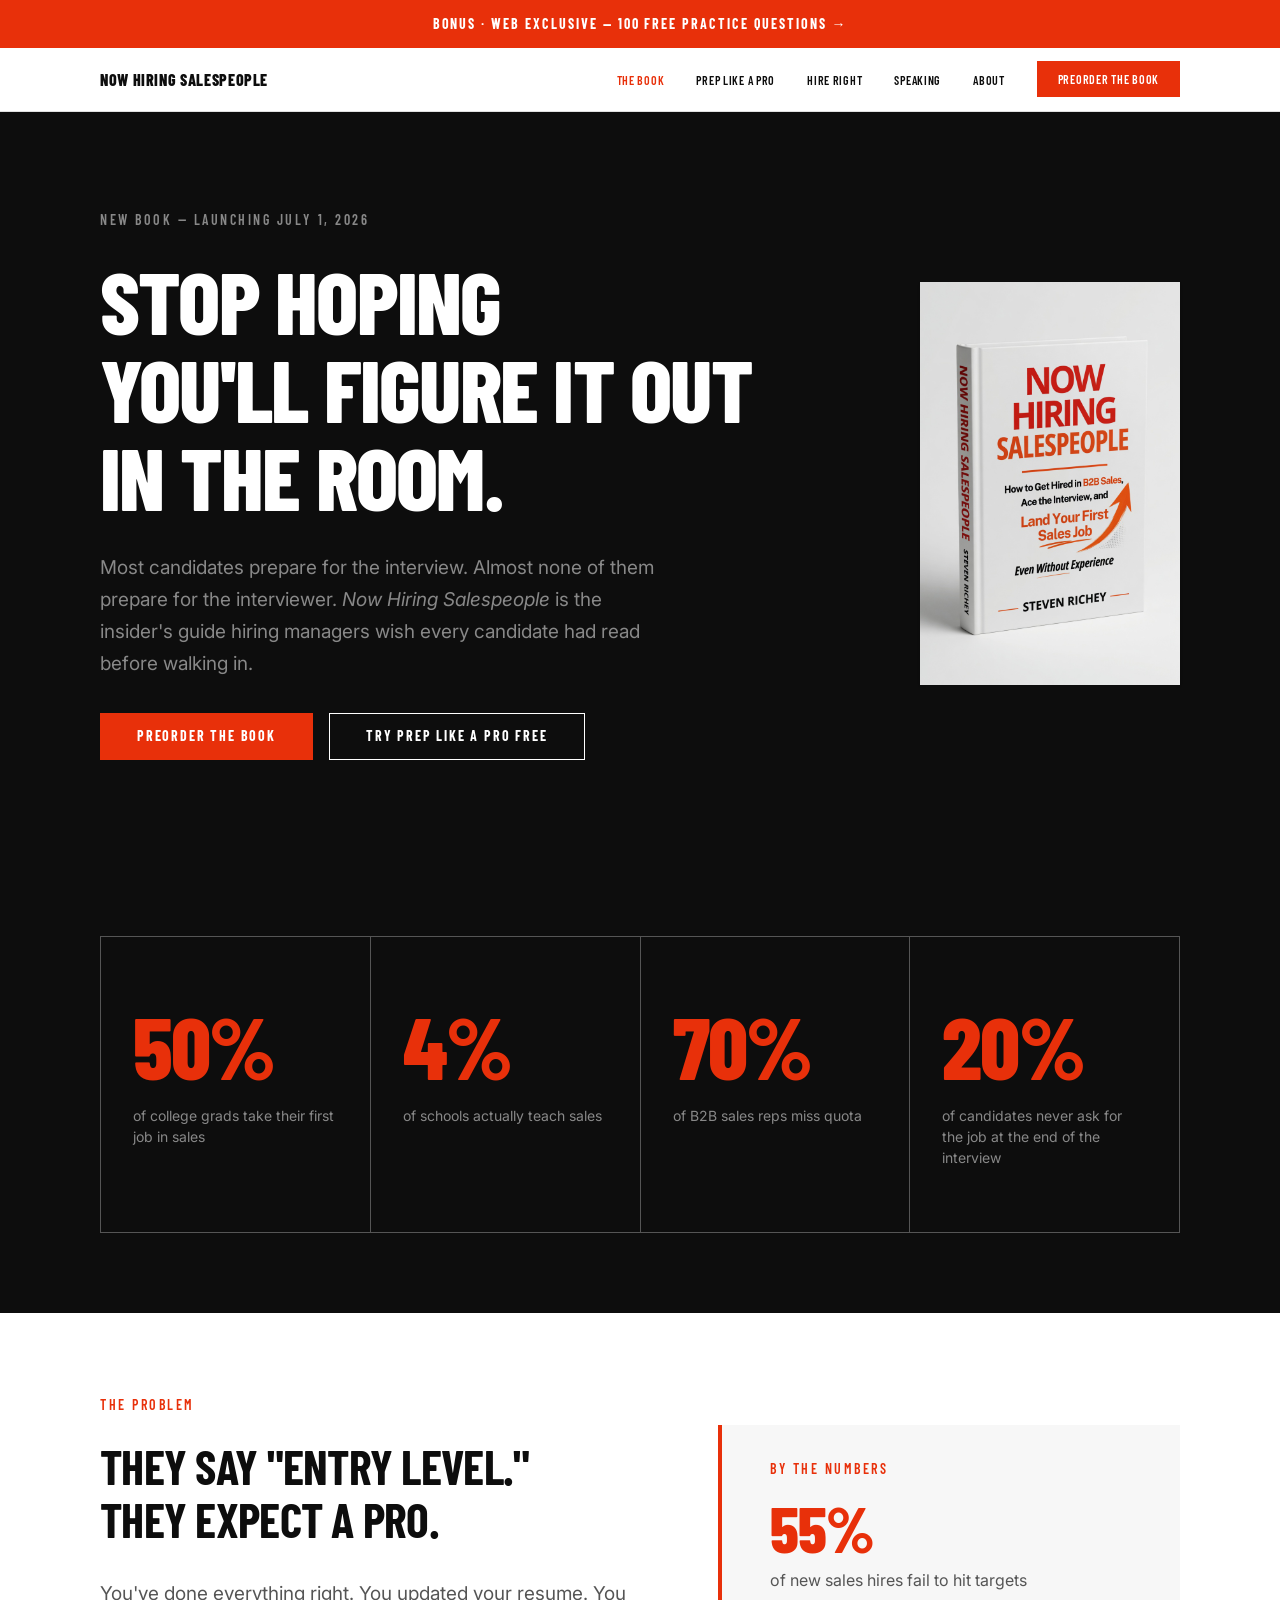
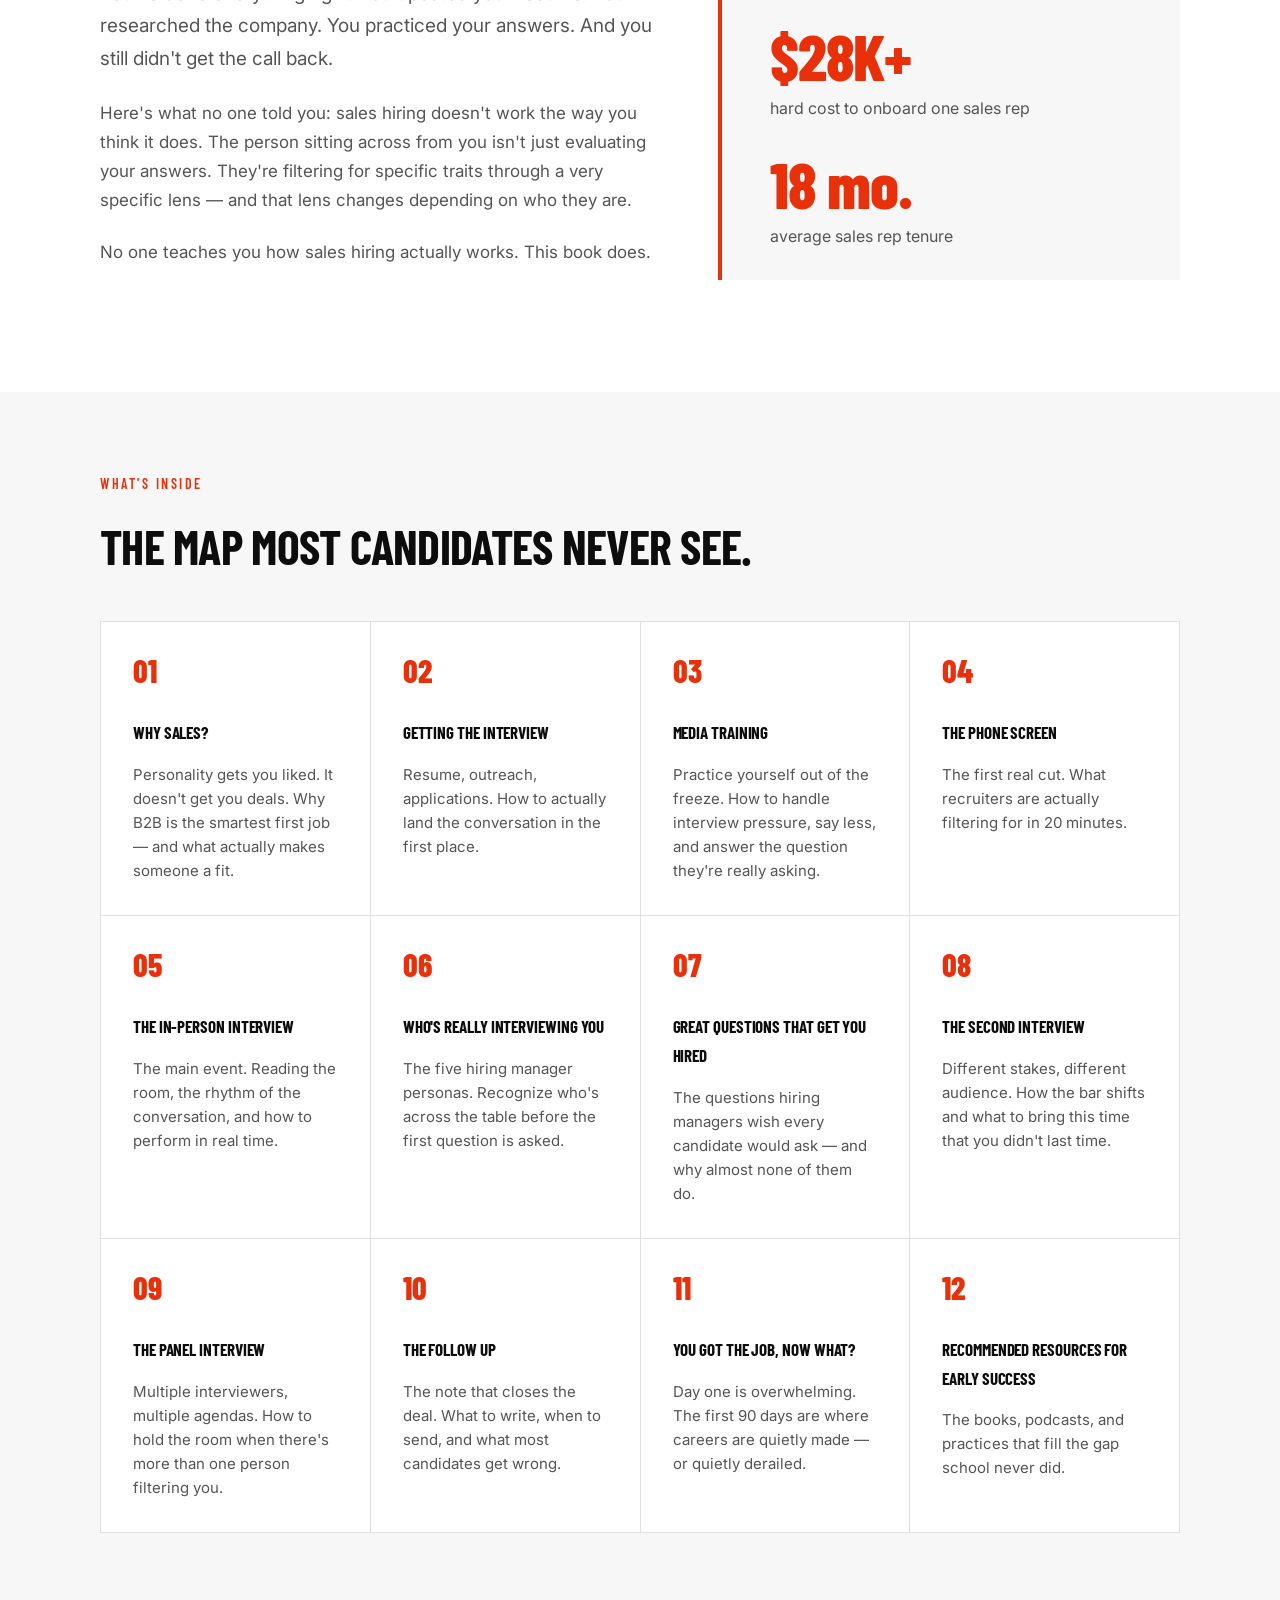
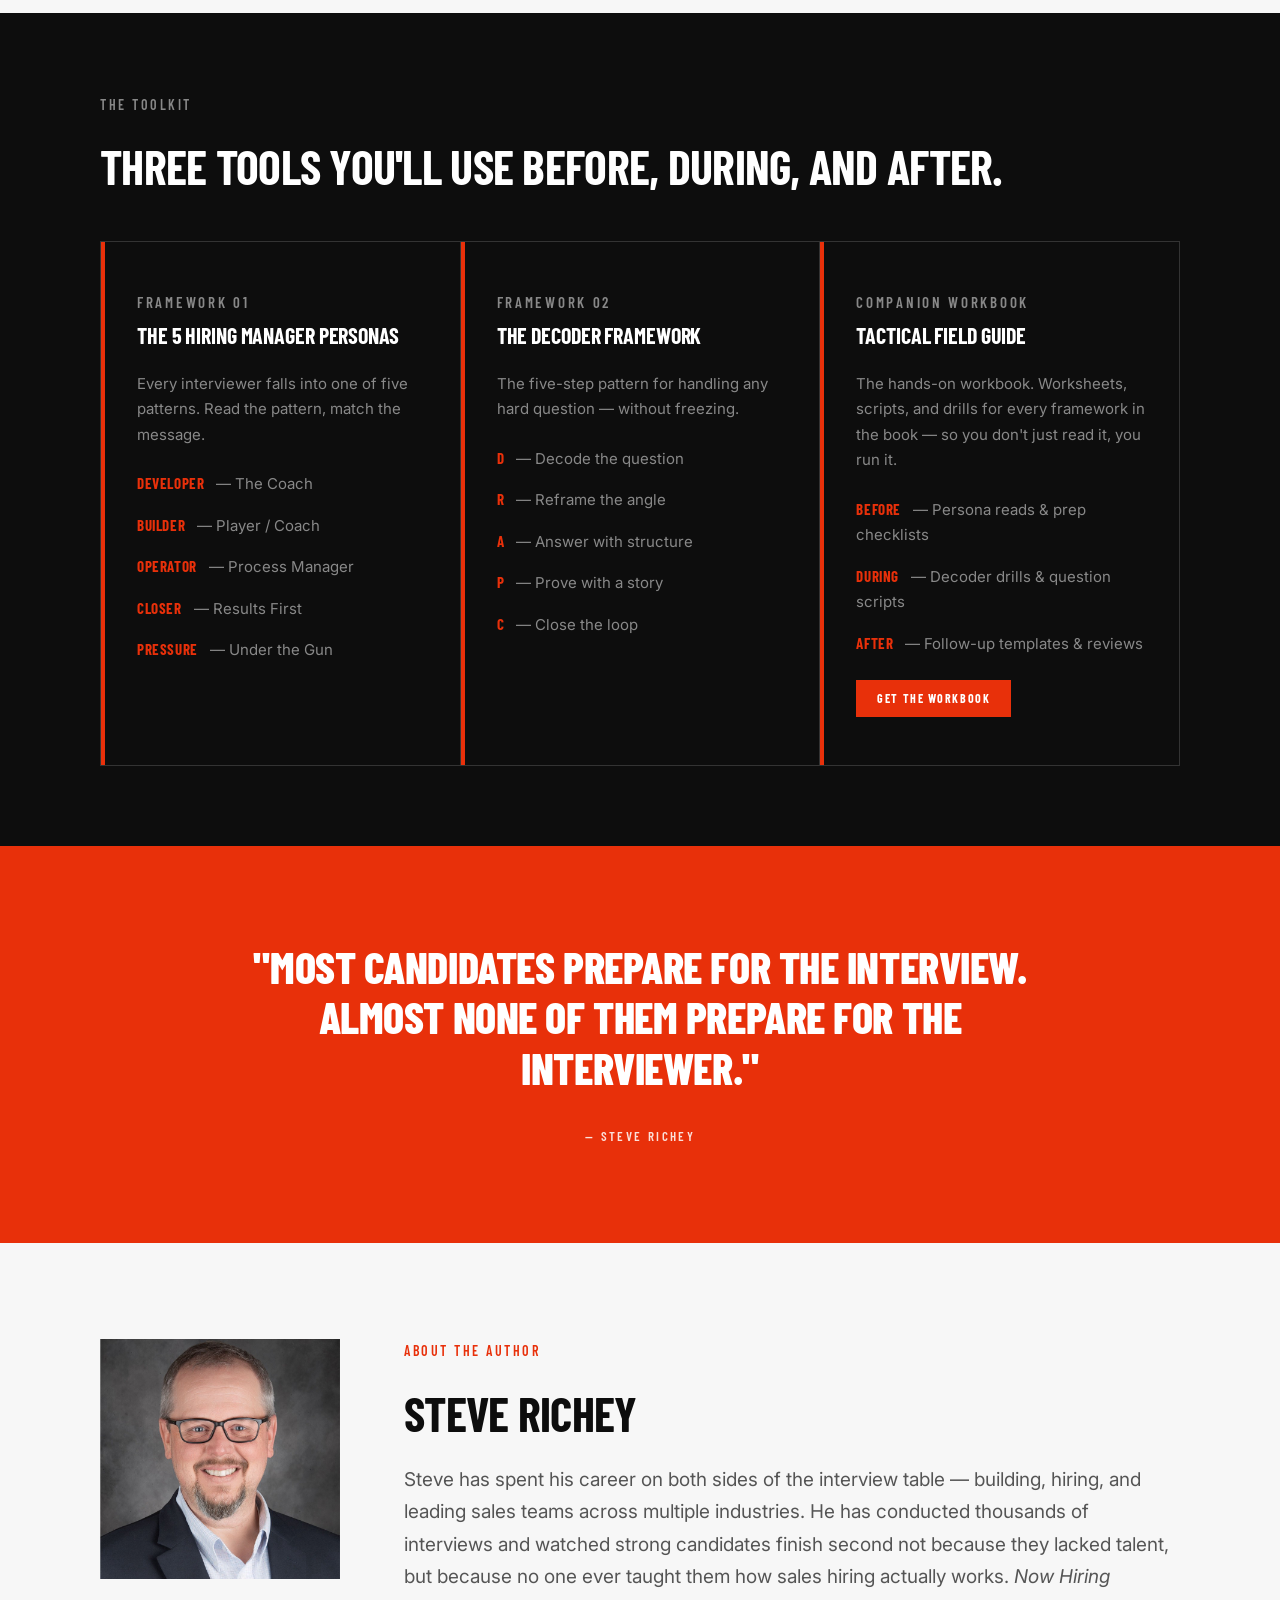
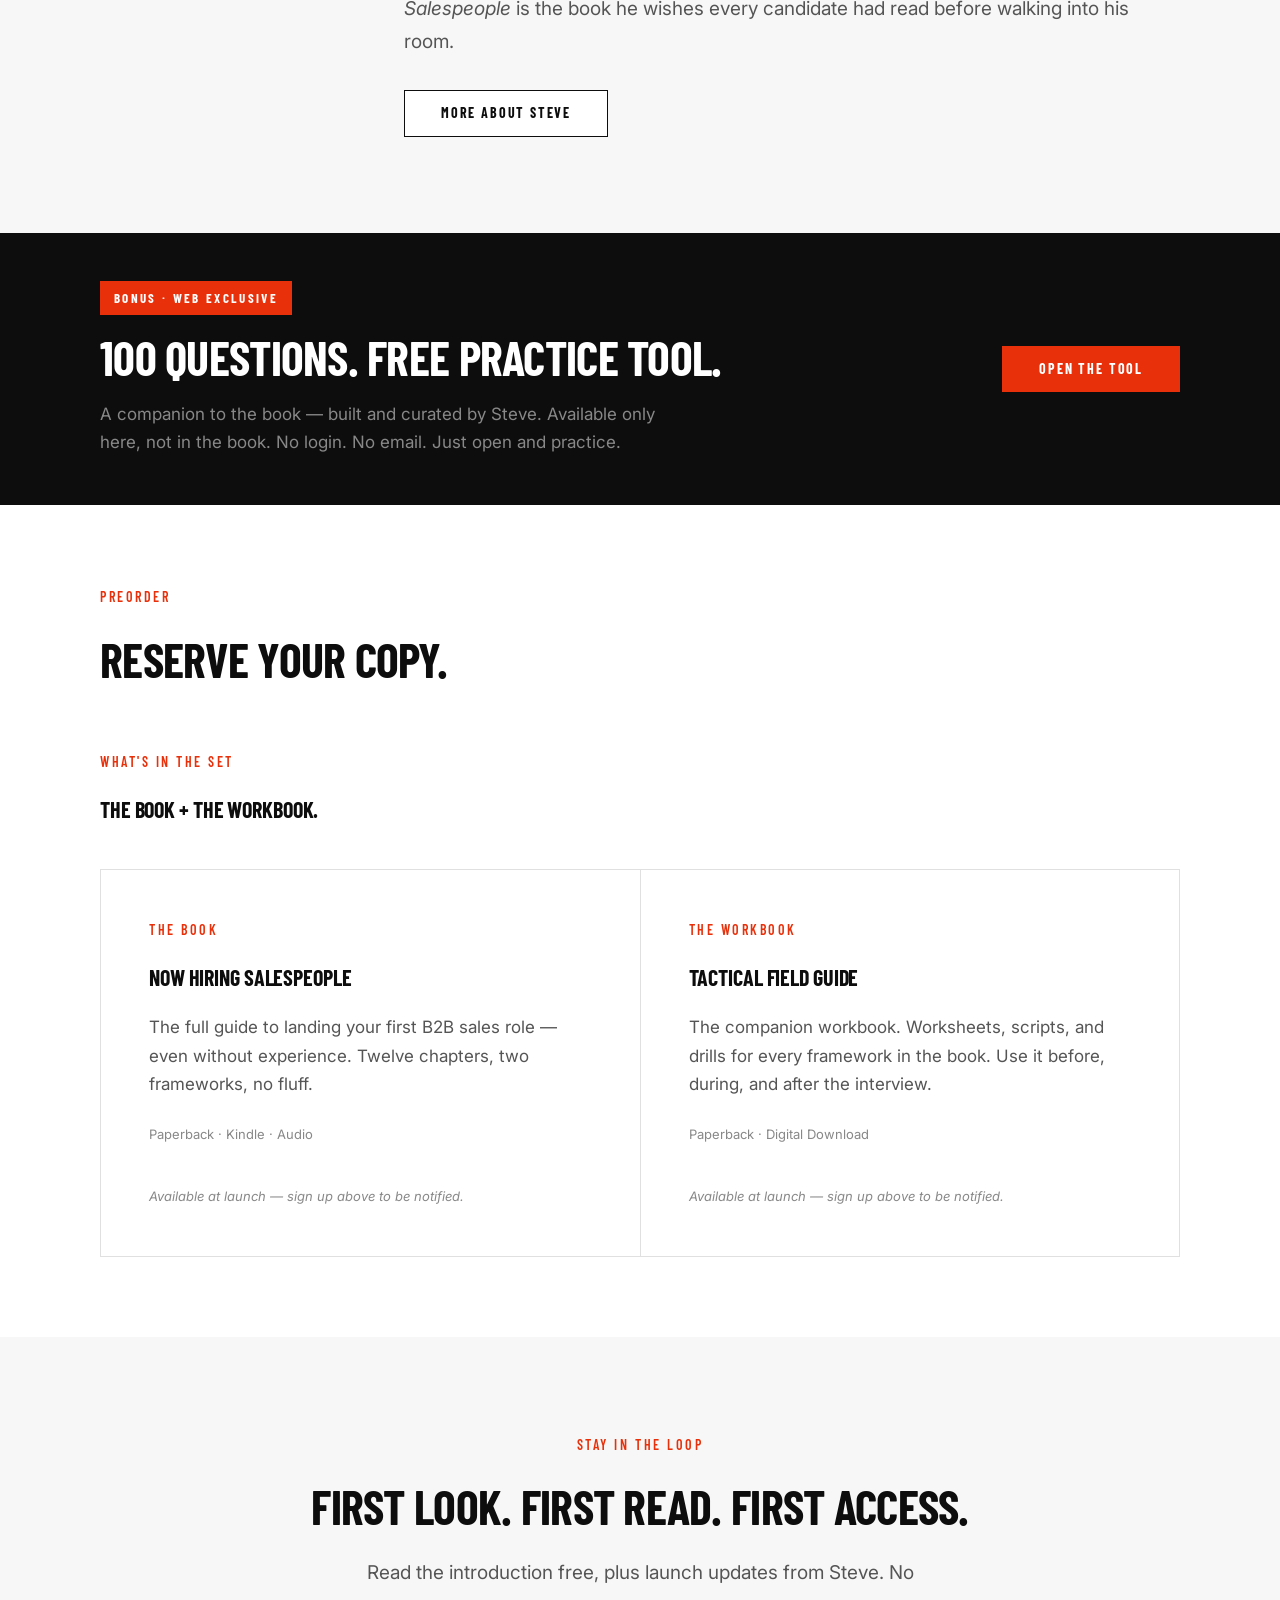
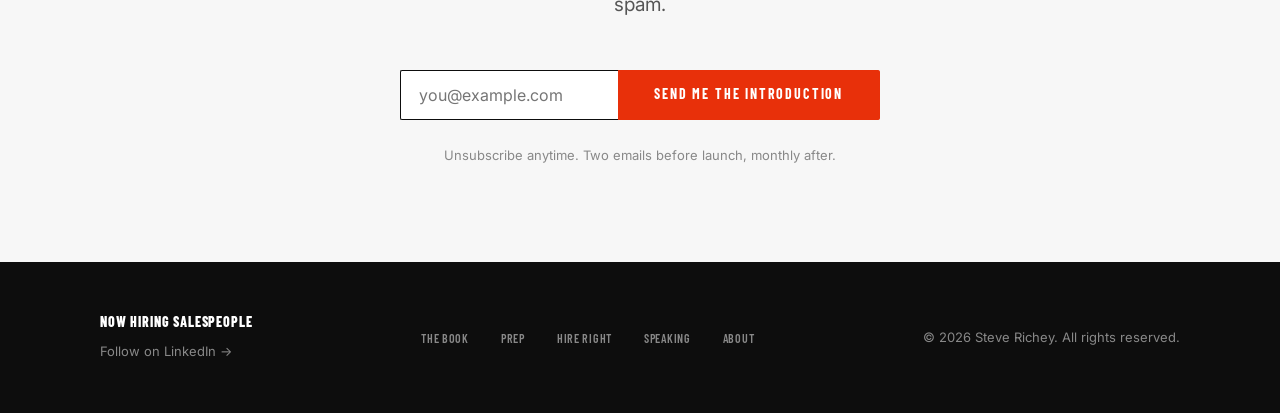
<file: index.html>
<!DOCTYPE html>
<html lang="en">
<head>
  <meta charset="UTF-8">
  <meta name="viewport" content="width=device-width, initial-scale=1.0">
  <title>Now Hiring Salespeople — How to Get Hired in B2B Sales</title>
  <meta name="description" content="The insider's guide hiring managers wish every candidate had read. By Steve Richey. Launches July 1, 2026.">
  <link rel="preconnect" href="https://fonts.googleapis.com">
  <link rel="preconnect" href="https://fonts.gstatic.com" crossorigin>
  <link href="https://fonts.googleapis.com/css2?family=Barlow+Condensed:wght@400;500;600;700;800&family=Inter:wght@400;500;600;700&display=swap" rel="stylesheet">
  <link rel="stylesheet" href="css/styles.css">
</head>
<body>

  <!-- ========== Top Banner — Bonus Tool ========== -->
  <a href="prep-questions.html" style="display:block;background:#E8300A;color:#fff;text-align:center;padding:12px 24px;font-family:'Barlow Condensed',sans-serif;font-weight:700;font-size:14px;letter-spacing:0.14em;text-transform:uppercase;text-decoration:none;">
    Bonus · Web Exclusive — 100 Free Practice Questions →
  </a>

  <!-- ========== Nav ========== -->
  <nav class="nav" style="position:sticky;top:0;z-index:100;background:#FFFFFF;border-bottom:1px solid #E0E0E0;height:64px;display:flex;align-items:center;padding:0 48px;">
    <div class="nav-inner">
      <a href="index.html" class="nav-brand">Now Hiring Salespeople</a>
      <button class="nav-toggle" aria-expanded="false" aria-label="Toggle navigation">Menu</button>
      <ul class="nav-links">
        <li><a href="index.html">The Book</a></li>
        <li><a href="prep.html">Prep Like a Pro</a></li>
        <li><a href="hire-right.html">Hire Right</a></li>
        <li><a href="speaking.html">Speaking</a></li>
        <li><a href="about.html">About</a></li>
        <li><a href="#order" class="btn btn-cta" style="padding:10px 20px;font-size:12px;">Preorder the Book</a></li>
      </ul>
    </div>
  </nav>

  <!-- ========== Hero ========== -->
  <section class="hero section-dark">
    <div class="hero-grid">
      <div>
        <p class="eyebrow">New Book — Launching July 1, 2026</p>
        <h1 class="hero-title">Stop Hoping<br>You'll Figure It Out<br>In The Room.</h1>
        <p class="hero-subtitle">Most candidates prepare for the interview. Almost none of them prepare for the interviewer. <em>Now Hiring Salespeople</em> is the insider's guide hiring managers wish every candidate had read before walking in.</p>
        <div class="btn-row">
          <a href="#order" class="btn btn-cta">Preorder the Book</a>
          <a href="prep.html" class="btn btn-secondary" style="background:transparent;color:#fff;border-color:#fff;">Try Prep Like a Pro Free</a>
        </div>
      </div>
      <div>
        <img src="images/book-cover.jpg" alt="Now Hiring Salespeople — book cover" class="hero-image" width="320" height="480" style="width:100%;max-width:320px;height:auto;display:block;">
      </div>
    </div>
  </section>

  <!-- ========== Stats ========== -->
  <section class="stats" aria-label="Sales hiring stats">
    <div class="stats-grid">
      <div class="stat">
        <div class="stat-number">50%</div>
        <div class="stat-label">of college grads take their first job in sales</div>
      </div>
      <div class="stat">
        <div class="stat-number">4%</div>
        <div class="stat-label">of schools actually teach sales</div>
      </div>
      <div class="stat">
        <div class="stat-number">70%</div>
        <div class="stat-label">of B2B sales reps miss quota</div>
      </div>
      <div class="stat">
        <div class="stat-number">20%</div>
        <div class="stat-label">of candidates never ask for the job at the end of the interview</div>
      </div>
    </div>
  </section>

  <!-- ========== Problem ========== -->
  <section class="section">
    <div class="section-inner">
      <div class="two-col">
        <div>
          <p class="eyebrow">The Problem</p>
          <h2 class="h2">They Say "Entry Level."<br>They Expect a Pro.</h2>
          <p class="body-large mt-8">You've done everything right. You updated your resume. You researched the company. You practiced your answers. And you still didn't get the call back.</p>
          <p class="body mt-6">Here's what no one told you: sales hiring doesn't work the way you think it does. The person sitting across from you isn't just evaluating your answers. They're filtering for specific traits through a very specific lens — and that lens changes depending on who they are.</p>
          <p class="body mt-6">No one teaches you how sales hiring actually works. This book does.</p>
        </div>
        <div>
          <div class="callout">
            <p class="eyebrow" style="margin-bottom:16px;">By the numbers</p>
            <div style="display:flex;flex-direction:column;gap:32px;">
              <div>
                <div class="stat-number" style="color:#E8300A;font-size:64px;line-height:1;">55%</div>
                <p style="margin-top:8px;font-size:16px;color:#555;line-height:1.5;">of new sales hires fail to hit targets</p>
              </div>
              <div>
                <div class="stat-number" style="color:#E8300A;font-size:64px;line-height:1;">$28K+</div>
                <p style="margin-top:8px;font-size:16px;color:#555;line-height:1.5;">hard cost to onboard one sales rep</p>
              </div>
              <div>
                <div class="stat-number" style="color:#E8300A;font-size:64px;line-height:1;">18 mo.</div>
                <p style="margin-top:8px;font-size:16px;color:#555;line-height:1.5;">average sales rep tenure</p>
              </div>
            </div>
          </div>
        </div>
      </div>
    </div>
  </section>

  <!-- ========== What's Inside (Chapters) ========== -->
  <section class="section section-grey">
    <div class="section-inner">
      <p class="eyebrow">What's Inside</p>
      <h2 class="h2 mb-12">The Map Most Candidates Never See.</h2>
      <div class="grid">
        <div class="grid-tile">
          <div class="grid-tile-number">01</div>
          <div class="grid-tile-title">Why Sales?</div>
          <p class="grid-tile-body">Personality gets you liked. It doesn't get you deals. Why B2B is the smartest first job — and what actually makes someone a fit.</p>
        </div>
        <div class="grid-tile">
          <div class="grid-tile-number">02</div>
          <div class="grid-tile-title">Getting the Interview</div>
          <p class="grid-tile-body">Resume, outreach, applications. How to actually land the conversation in the first place.</p>
        </div>
        <div class="grid-tile">
          <div class="grid-tile-number">03</div>
          <div class="grid-tile-title">Media Training</div>
          <p class="grid-tile-body">Practice yourself out of the freeze. How to handle interview pressure, say less, and answer the question they're really asking.</p>
        </div>
        <div class="grid-tile">
          <div class="grid-tile-number">04</div>
          <div class="grid-tile-title">The Phone Screen</div>
          <p class="grid-tile-body">The first real cut. What recruiters are actually filtering for in 20 minutes.</p>
        </div>
        <div class="grid-tile">
          <div class="grid-tile-number">05</div>
          <div class="grid-tile-title">The In-Person Interview</div>
          <p class="grid-tile-body">The main event. Reading the room, the rhythm of the conversation, and how to perform in real time.</p>
        </div>
        <div class="grid-tile">
          <div class="grid-tile-number">06</div>
          <div class="grid-tile-title">Who's Really Interviewing You</div>
          <p class="grid-tile-body">The five hiring manager personas. Recognize who's across the table before the first question is asked.</p>
        </div>
        <div class="grid-tile">
          <div class="grid-tile-number">07</div>
          <div class="grid-tile-title">Great Questions That Get You Hired</div>
          <p class="grid-tile-body">The questions hiring managers wish every candidate would ask — and why almost none of them do.</p>
        </div>
        <div class="grid-tile">
          <div class="grid-tile-number">08</div>
          <div class="grid-tile-title">The Second Interview</div>
          <p class="grid-tile-body">Different stakes, different audience. How the bar shifts and what to bring this time that you didn't last time.</p>
        </div>
        <div class="grid-tile">
          <div class="grid-tile-number">09</div>
          <div class="grid-tile-title">The Panel Interview</div>
          <p class="grid-tile-body">Multiple interviewers, multiple agendas. How to hold the room when there's more than one person filtering you.</p>
        </div>
        <div class="grid-tile">
          <div class="grid-tile-number">10</div>
          <div class="grid-tile-title">The Follow Up</div>
          <p class="grid-tile-body">The note that closes the deal. What to write, when to send, and what most candidates get wrong.</p>
        </div>
        <div class="grid-tile">
          <div class="grid-tile-number">11</div>
          <div class="grid-tile-title">You Got The Job, Now What?</div>
          <p class="grid-tile-body">Day one is overwhelming. The first 90 days are where careers are quietly made — or quietly derailed.</p>
        </div>
        <div class="grid-tile">
          <div class="grid-tile-number">12</div>
          <div class="grid-tile-title">Recommended Resources for Early Success</div>
          <p class="grid-tile-body">The books, podcasts, and practices that fill the gap school never did.</p>
        </div>
      </div>
    </div>
  </section>

  <!-- ========== The Toolkit ========== -->
  <section class="section section-dark">
    <div class="section-inner">
      <p class="eyebrow">The Toolkit</p>
      <h2 class="h2 mb-12">Three Tools You'll Use Before, During, And After.</h2>
      <div class="framework-grid">
        <div class="framework-card">
          <p class="eyebrow" style="margin-bottom:8px;">Framework 01</p>
          <h3 class="h3">The 5 Hiring Manager Personas</h3>
          <p>Every interviewer falls into one of five patterns. Read the pattern, match the message.</p>
          <ul>
            <li><strong>Developer</strong> — The Coach</li>
            <li><strong>Builder</strong> — Player / Coach</li>
            <li><strong>Operator</strong> — Process Manager</li>
            <li><strong>Closer</strong> — Results First</li>
            <li><strong>Pressure</strong> — Under the Gun</li>
          </ul>
        </div>
        <div class="framework-card">
          <p class="eyebrow" style="margin-bottom:8px;">Framework 02</p>
          <h3 class="h3">The Decoder Framework</h3>
          <p>The five-step pattern for handling any hard question — without freezing.</p>
          <ul>
            <li><strong>D</strong> — Decode the question</li>
            <li><strong>R</strong> — Reframe the angle</li>
            <li><strong>A</strong> — Answer with structure</li>
            <li><strong>P</strong> — Prove with a story</li>
            <li><strong>C</strong> — Close the loop</li>
          </ul>
        </div>
        <div class="framework-card">
          <p class="eyebrow" style="margin-bottom:8px;">Companion Workbook</p>
          <h3 class="h3">Tactical Field Guide</h3>
          <p>The hands-on workbook. Worksheets, scripts, and drills for every framework in the book — so you don't just read it, you run it.</p>
          <ul>
            <li><strong>Before</strong> — Persona reads &amp; prep checklists</li>
            <li><strong>During</strong> — Decoder drills &amp; question scripts</li>
            <li><strong>After</strong> — Follow-up templates &amp; reviews</li>
          </ul>
          <div class="btn-row" style="margin-top:24px;">
            <a href="#order" class="btn btn-cta" style="padding:10px 20px;font-size:12px;">Get the Workbook</a>
          </div>
        </div>
      </div>
    </div>
  </section>

  <!-- ========== Pull Quote ========== -->
  <section class="pull-quote">
    <p class="pull-quote-text">"Most candidates prepare for the interview. Almost none of them prepare for the interviewer."</p>
    <p class="pull-quote-attr">— Steve Richey</p>
  </section>

  <!-- ========== Author ========== -->
  <section class="author">
    <div class="author-grid">
      <img src="images/author.jpg" alt="Steve Richey" class="author-photo">
      <div>
        <p class="eyebrow">About the Author</p>
        <h2 class="h2">Steve Richey</h2>
        <p class="body-large mt-6">Steve has spent his career on both sides of the interview table — building, hiring, and leading sales teams across multiple industries. He has conducted thousands of interviews and watched strong candidates finish second not because they lacked talent, but because no one ever taught them how sales hiring actually works. <em>Now Hiring Salespeople</em> is the book he wishes every candidate had read before walking into his room.</p>
        <div class="btn-row">
          <a href="about.html" class="btn btn-secondary">More About Steve</a>
        </div>
      </div>
    </div>
  </section>

  <!-- ========== Free Bonus Tool Banner ========== -->
  <section class="section-dark" style="padding:48px 48px;">
    <div class="section-inner" style="display:flex;flex-wrap:wrap;align-items:center;justify-content:space-between;gap:32px;">
      <div style="flex:1;min-width:280px;">
        <span style="display:inline-block;background:#E8300A;color:#fff;font-family:'Barlow Condensed',sans-serif;font-weight:700;font-size:13px;padding:6px 14px;letter-spacing:0.18em;text-transform:uppercase;margin-bottom:16px;">Bonus · Web Exclusive</span>
        <h2 class="h2" style="color:#fff;">100 Questions. Free Practice Tool.</h2>
        <p class="body mt-4" style="color:#888;max-width:560px;">A companion to the book — built and curated by Steve. Available only here, not in the book. No login. No email. Just open and practice.</p>
      </div>
      <div>
        <a href="prep-questions.html" class="btn btn-cta">Open the Tool</a>
      </div>
    </div>
  </section>

  <!-- ========== Preorder + Products ========== -->
  <section class="section" id="order">
    <div class="section-inner">
      <p class="eyebrow">Preorder</p>
      <h2 class="h2 mb-12">Reserve Your Copy.</h2>

      <!-- Kit preorder form -->
      <div class="kit-form-wrapper" style="max-width:600px;margin:0 auto 64px;">
        <script async data-uid="5abab65a5a" src="https://nowhiringsalespeople.kit.com/5abab65a5a/index.js"></script>
      </div>

      <p class="eyebrow">What's in the set</p>
      <h3 class="h3 mb-12">The Book + The Workbook.</h3>
      <div class="products-grid">
        <div class="product-card">
          <p class="eyebrow" style="margin-bottom:0;">The Book</p>
          <h3 class="h3">Now Hiring Salespeople</h3>
          <p class="body">The full guide to landing your first B2B sales role — even without experience. Twelve chapters, two frameworks, no fluff.</p>
          <div class="product-meta">
            <span class="caption">Paperback · Kindle · Audio</span>
          </div>
          <p class="caption" style="margin-top:auto;color:#888;font-style:italic;">Available at launch — <a href="#order" style="color:#888;">sign up above to be notified</a>.</p>
        </div>
        <div class="product-card">
          <p class="eyebrow" style="margin-bottom:0;">The Workbook</p>
          <h3 class="h3">Tactical Field Guide</h3>
          <p class="body">The companion workbook. Worksheets, scripts, and drills for every framework in the book. Use it before, during, and after the interview.</p>
          <div class="product-meta">
            <span class="caption">Paperback · Digital Download</span>
          </div>
          <p class="caption" style="margin-top:auto;color:#888;font-style:italic;">Available at launch — <a href="#order" style="color:#888;">sign up above to be notified</a>.</p>
        </div>
      </div>
    </div>
  </section>

  <!-- ========== Email Capture ========== -->
  <section class="cta-section section-grey">
    <div class="section-inner">
      <p class="eyebrow">Stay in the loop</p>
      <h2 class="h2">First Look. First Read. First Access.</h2>
      <p class="body-large mt-6" style="max-width:560px;margin-left:auto;margin-right:auto;">Read the introduction free, plus launch updates from Steve. No spam.</p>
      <form class="cta-form" data-formspree action="https://formspree.io/f/xeenjqaj" method="POST">
        <input type="email" name="email" placeholder="you@example.com" required aria-label="Email address">
        <input type="hidden" name="_subject" value="New newsletter signup — Now Hiring Salespeople">
        <input type="hidden" name="source" value="homepage-cta">
        <button type="submit" class="btn btn-cta">Send Me the Introduction</button>
      </form>
      <p class="cta-note">Unsubscribe anytime. Two emails before launch, monthly after.</p>
      <div class="form-success" data-success="Thanks — check your inbox for the introduction.">Thanks — check your inbox for the introduction.</div>
    </div>
  </section>

  <!-- ========== Footer ========== -->
  <footer class="footer">
    <div class="footer-inner">
      <div>
        <div class="footer-brand">Now Hiring Salespeople</div>
        <a href="https://www.linkedin.com/company/nowhiringsalespeople/" target="_blank" rel="noopener noreferrer" style="display:inline-block;margin-top:6px;font-family:'Inter',sans-serif;font-size:13px;color:#888;text-decoration:none;">Follow on LinkedIn →</a>
      </div>
      <ul class="footer-links">
        <li><a href="index.html">The Book</a></li>
        <li><a href="prep.html">Prep</a></li>
        <li><a href="hire-right.html">Hire Right</a></li>
        <li><a href="speaking.html">Speaking</a></li>
        <li><a href="about.html">About</a></li>
      </ul>
      <div class="footer-copy">© 2026 Steve Richey. All rights reserved.</div>
    </div>
  </footer>

  <script src="js/site.js"></script>
</body>
</html>
</file>
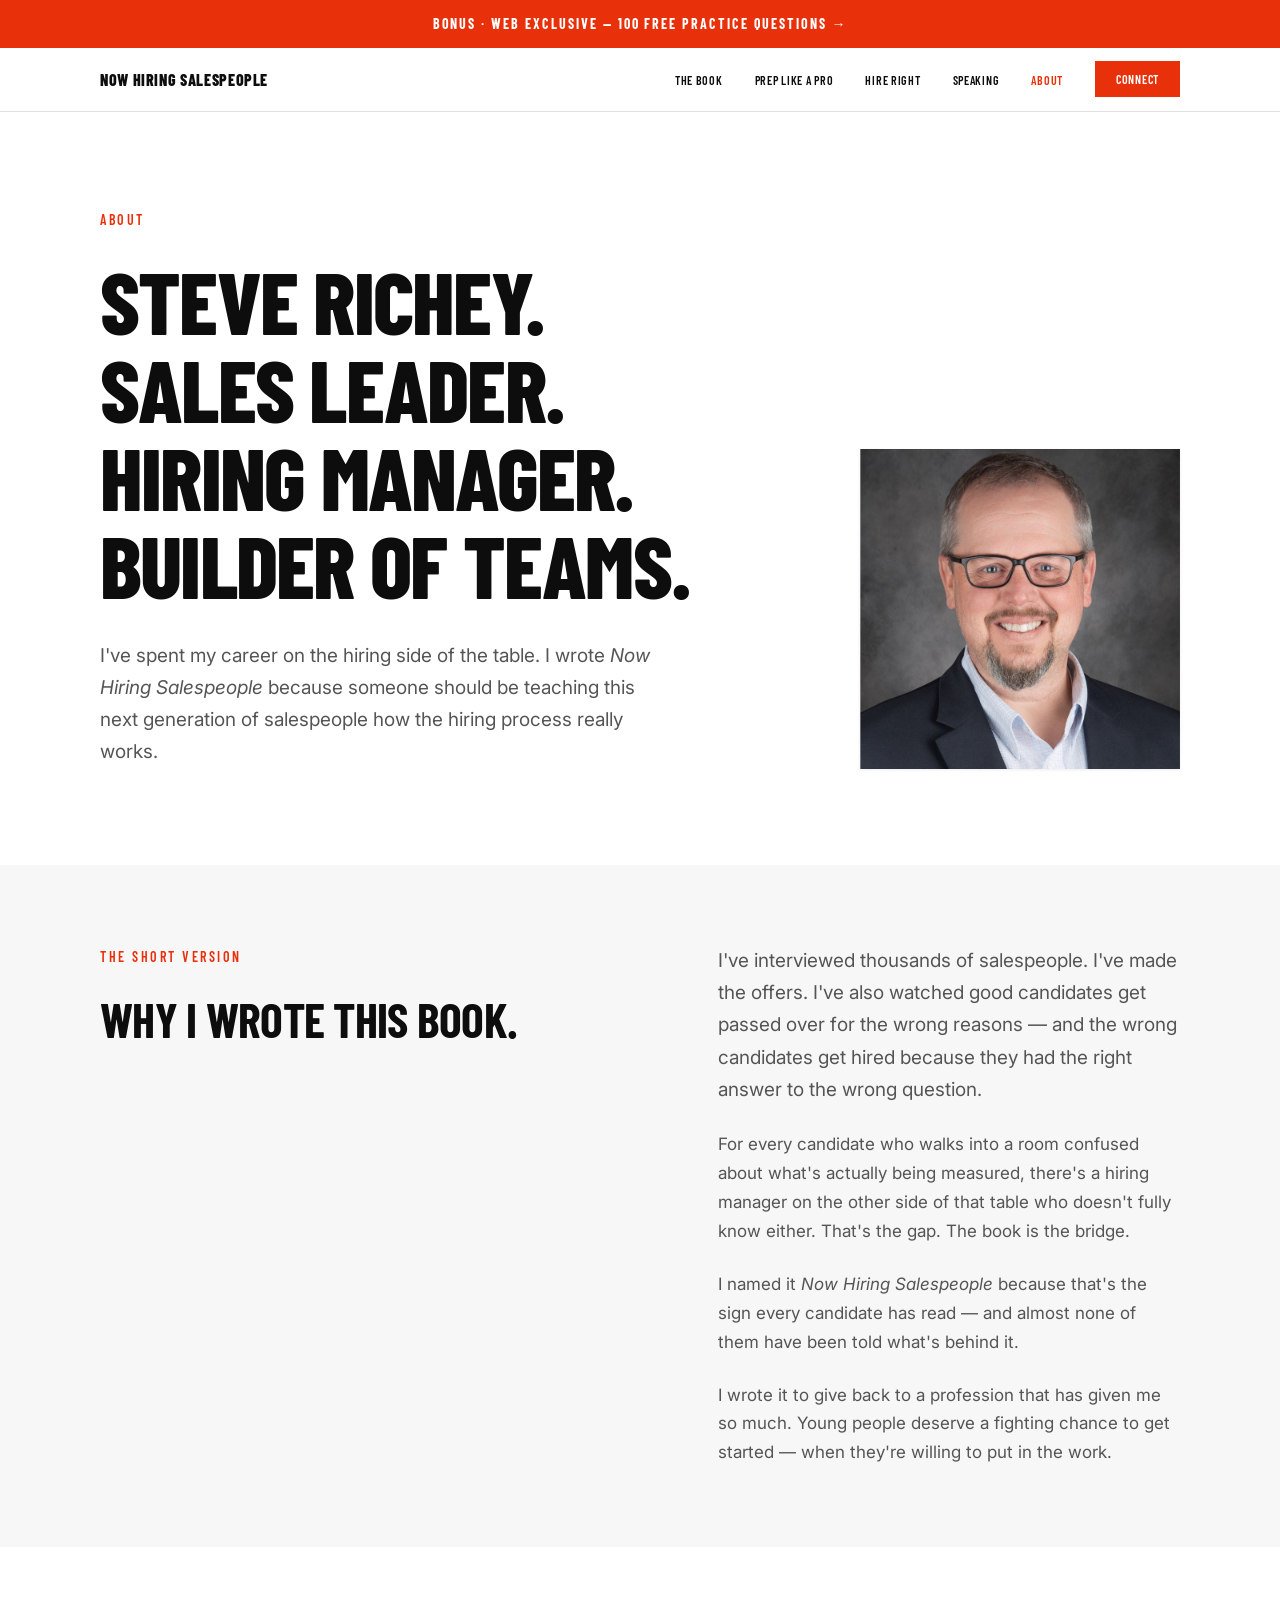
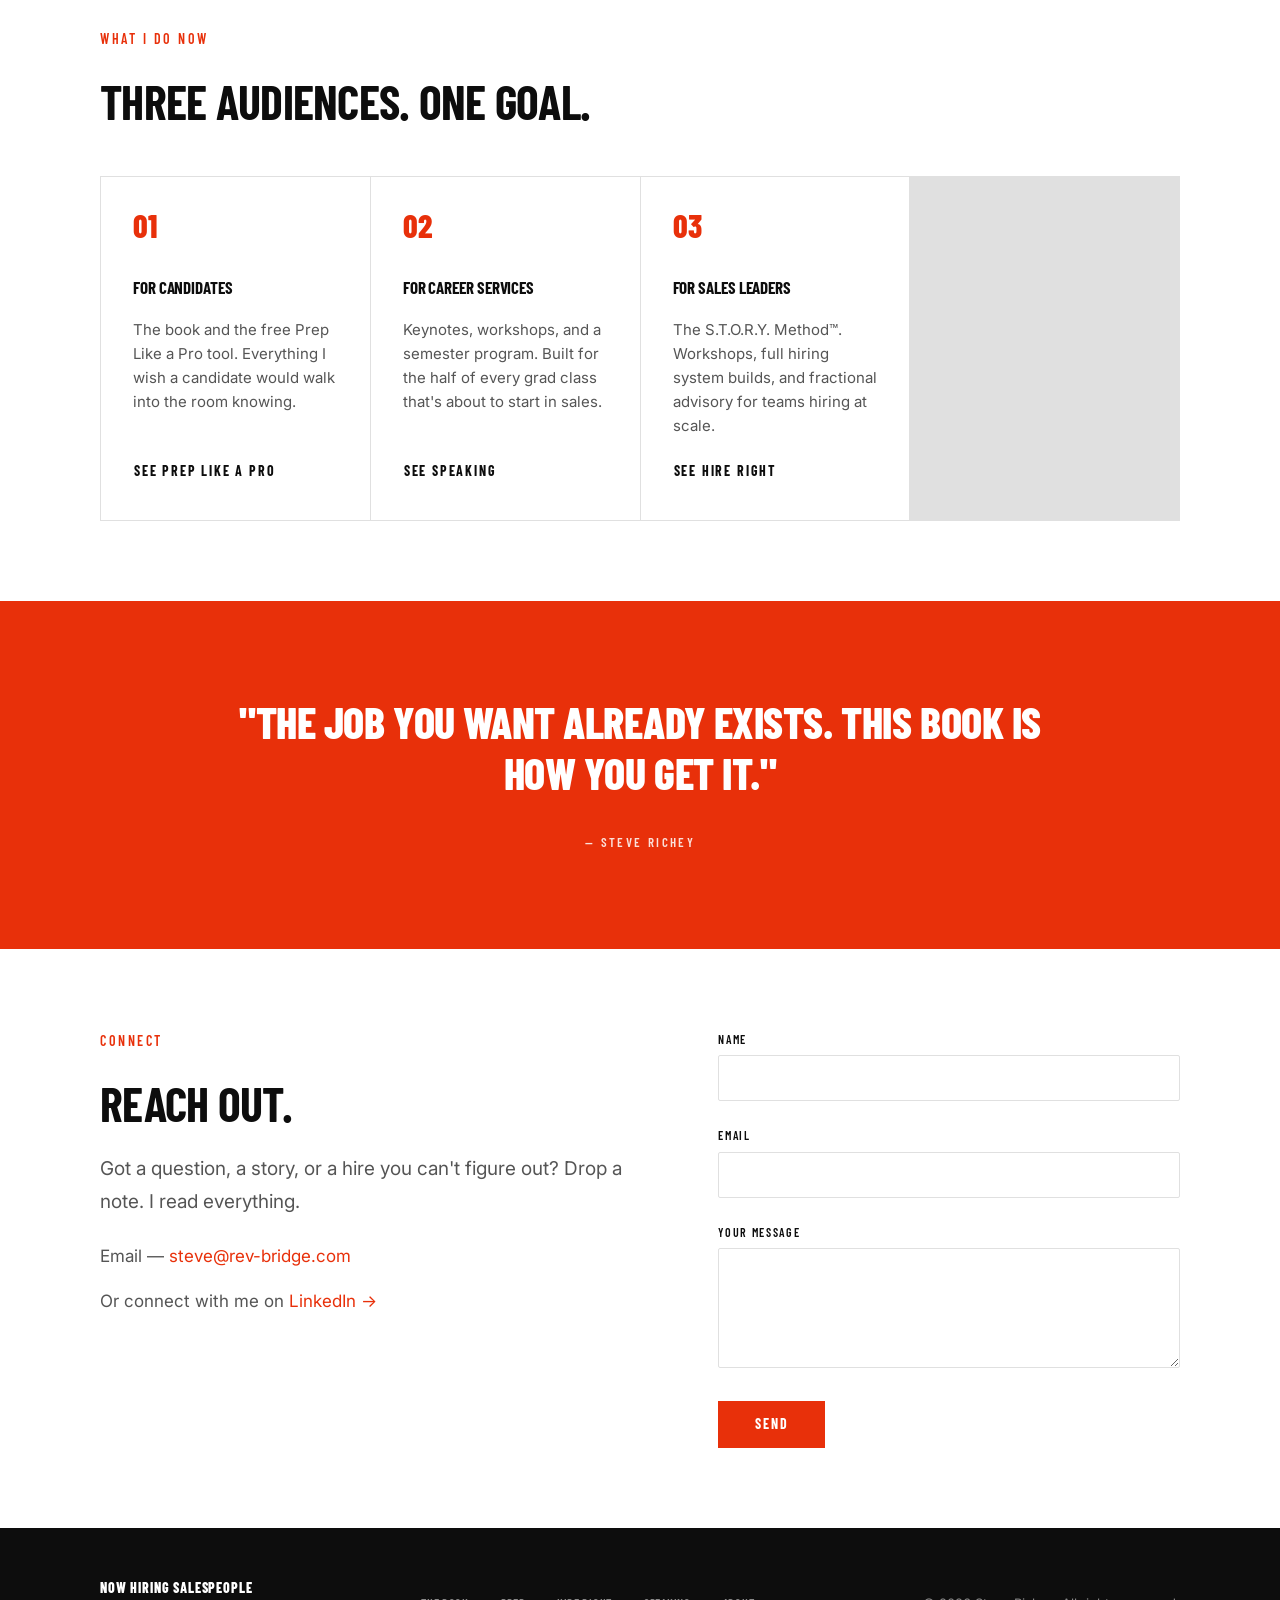
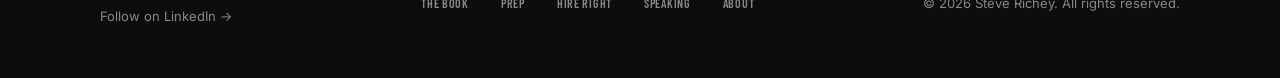
<file: about.html>
<!DOCTYPE html>
<html lang="en">
<head>
  <meta charset="UTF-8">
  <meta name="viewport" content="width=device-width, initial-scale=1.0">
  <title>About Steve Richey — Now Hiring Salespeople</title>
  <meta name="description" content="Steve Richey has spent his career on the hiring side of the table. Sales leader, hiring manager, builder of teams.">
  <link rel="preconnect" href="https://fonts.googleapis.com">
  <link rel="preconnect" href="https://fonts.gstatic.com" crossorigin>
  <link href="https://fonts.googleapis.com/css2?family=Barlow+Condensed:wght@400;500;600;700;800&family=Inter:wght@400;500;600;700&display=swap" rel="stylesheet">
  <link rel="stylesheet" href="css/styles.css">
</head>
<body>

  <!-- ========== Top Banner — Bonus Tool ========== -->
  <a href="prep-questions.html" style="display:block;background:#E8300A;color:#fff;text-align:center;padding:12px 24px;font-family:'Barlow Condensed',sans-serif;font-weight:700;font-size:14px;letter-spacing:0.14em;text-transform:uppercase;text-decoration:none;">
    Bonus · Web Exclusive — 100 Free Practice Questions →
  </a>

  <!-- ========== Nav ========== -->
  <nav class="nav" style="position:sticky;top:0;z-index:100;background:#FFFFFF;border-bottom:1px solid #E0E0E0;height:64px;display:flex;align-items:center;padding:0 48px;">
    <div class="nav-inner">
      <a href="index.html" class="nav-brand">Now Hiring Salespeople</a>
      <button class="nav-toggle" aria-expanded="false" aria-label="Toggle navigation">Menu</button>
      <ul class="nav-links">
        <li><a href="index.html">The Book</a></li>
        <li><a href="prep.html">Prep Like a Pro</a></li>
        <li><a href="hire-right.html">Hire Right</a></li>
        <li><a href="speaking.html">Speaking</a></li>
        <li><a href="about.html">About</a></li>
        <li><a href="#contact" class="btn btn-cta" style="padding:10px 20px;font-size:12px;">Connect</a></li>
      </ul>
    </div>
  </nav>

  <!-- ========== Hero (Author) ========== -->
  <section class="hero">
    <div class="hero-grid" style="grid-template-columns:1fr 320px;align-items:end;">
      <div>
        <p class="eyebrow">About</p>
        <h1 class="hero-title">Steve Richey.<br>Sales Leader.<br>Hiring Manager.<br>Builder of Teams.</h1>
        <p class="hero-subtitle">I've spent my career on the hiring side of the table. I wrote <em>Now Hiring Salespeople</em> because someone should be teaching this next generation of salespeople how the hiring process really works.</p>
      </div>
      <div class="about-hero-photo-wrap">
        <img src="images/author.jpg" alt="Steve Richey" class="about-hero-photo">
      </div>
    </div>
  </section>

  <!-- ========== Story ========== -->
  <section class="section section-grey">
    <div class="section-inner">
      <div class="two-col">
        <div>
          <p class="eyebrow">The Short Version</p>
          <h2 class="h2">Why I Wrote This Book.</h2>
        </div>
        <div>
          <p class="body-large">I've interviewed thousands of salespeople. I've made the offers. I've also watched good candidates get passed over for the wrong reasons — and the wrong candidates get hired because they had the right answer to the wrong question.</p>
          <p class="body mt-6">For every candidate who walks into a room confused about what's actually being measured, there's a hiring manager on the other side of that table who doesn't fully know either. That's the gap. The book is the bridge.</p>
          <p class="body mt-6">I named it <em>Now Hiring Salespeople</em> because that's the sign every candidate has read — and almost none of them have been told what's behind it.</p>
          <p class="body mt-6">I wrote it to give back to a profession that has given me so much. Young people deserve a fighting chance to get started — when they're willing to put in the work.</p>
        </div>
      </div>
    </div>
  </section>

  <!-- ========== What I Do ========== -->
  <section class="section">
    <div class="section-inner">
      <p class="eyebrow">What I Do Now</p>
      <h2 class="h2 mb-12">Three Audiences. One Goal.</h2>
      <div class="grid">
        <div class="grid-tile">
          <div class="grid-tile-number">01</div>
          <div class="grid-tile-title">For Candidates</div>
          <p class="grid-tile-body">The book and the free Prep Like a Pro tool. Everything I wish a candidate would walk into the room knowing.</p>
          <div style="margin-top:auto;"><a href="prep.html" class="btn btn-ghost" style="padding:8px 0;">See Prep Like a Pro</a></div>
        </div>
        <div class="grid-tile">
          <div class="grid-tile-number">02</div>
          <div class="grid-tile-title">For Career Services</div>
          <p class="grid-tile-body">Keynotes, workshops, and a semester program. Built for the half of every grad class that's about to start in sales.</p>
          <div style="margin-top:auto;"><a href="speaking.html" class="btn btn-ghost" style="padding:8px 0;">See Speaking</a></div>
        </div>
        <div class="grid-tile">
          <div class="grid-tile-number">03</div>
          <div class="grid-tile-title">For Sales Leaders</div>
          <p class="grid-tile-body">The S.T.O.R.Y. Method™. Workshops, full hiring system builds, and fractional advisory for teams hiring at scale.</p>
          <div style="margin-top:auto;"><a href="hire-right.html" class="btn btn-ghost" style="padding:8px 0;">See Hire Right</a></div>
        </div>
      </div>
    </div>
  </section>

  <!-- ========== Pull Quote ========== -->
  <section class="pull-quote">
    <p class="pull-quote-text">"The job you want already exists. This book is how you get it."</p>
    <p class="pull-quote-attr">— Steve Richey</p>
  </section>

  <!-- ========== Connect ========== -->
  <section class="section" id="contact">
    <div class="section-inner">
      <div class="two-col">
        <div>
          <p class="eyebrow">Connect</p>
          <h2 class="h2">Reach Out.</h2>
          <p class="body-large mt-6">Got a question, a story, or a hire you can't figure out? Drop a note. I read everything.</p>
          <p class="body mt-6">Email — <a href="mailto:steve@rev-bridge.com" style="color:#E8300A;">steve@rev-bridge.com</a></p>
          <p class="body mt-4">Or connect with me on <a href="https://www.linkedin.com/in/stevenrichey/" target="_blank" rel="noopener noreferrer" style="color:#E8300A;">LinkedIn →</a></p>
        </div>
        <div>
          <form class="form-stack" data-formspree action="https://formspree.io/f/xeenjqaj" method="POST">
            <input type="hidden" name="_subject" value="About-page contact — Now Hiring Salespeople">
            <input type="hidden" name="source" value="about-page">
            <div class="form-field">
              <label for="ab-name">Name</label>
              <input type="text" id="ab-name" name="name" required>
            </div>
            <div class="form-field">
              <label for="ab-email">Email</label>
              <input type="email" id="ab-email" name="email" required>
            </div>
            <div class="form-field">
              <label for="ab-message">Your message</label>
              <textarea id="ab-message" name="message" required></textarea>
            </div>
            <div>
              <button type="submit" class="btn btn-cta">Send</button>
            </div>
            <div class="form-success" data-success="Thanks — I'll get back to you.">Thanks — I'll get back to you.</div>
          </form>
        </div>
      </div>
    </div>
  </section>

  <!-- ========== Footer ========== -->
  <footer class="footer">
    <div class="footer-inner">
      <div>
        <div class="footer-brand">Now Hiring Salespeople</div>
        <a href="https://www.linkedin.com/company/nowhiringsalespeople/" target="_blank" rel="noopener noreferrer" style="display:inline-block;margin-top:6px;font-family:'Inter',sans-serif;font-size:13px;color:#888;text-decoration:none;">Follow on LinkedIn →</a>
      </div>
      <ul class="footer-links">
        <li><a href="index.html">The Book</a></li>
        <li><a href="prep.html">Prep</a></li>
        <li><a href="hire-right.html">Hire Right</a></li>
        <li><a href="speaking.html">Speaking</a></li>
        <li><a href="about.html">About</a></li>
      </ul>
      <div class="footer-copy">© 2026 Steve Richey. All rights reserved.</div>
    </div>
  </footer>

  <script src="js/site.js"></script>
</body>
</html>
</file>
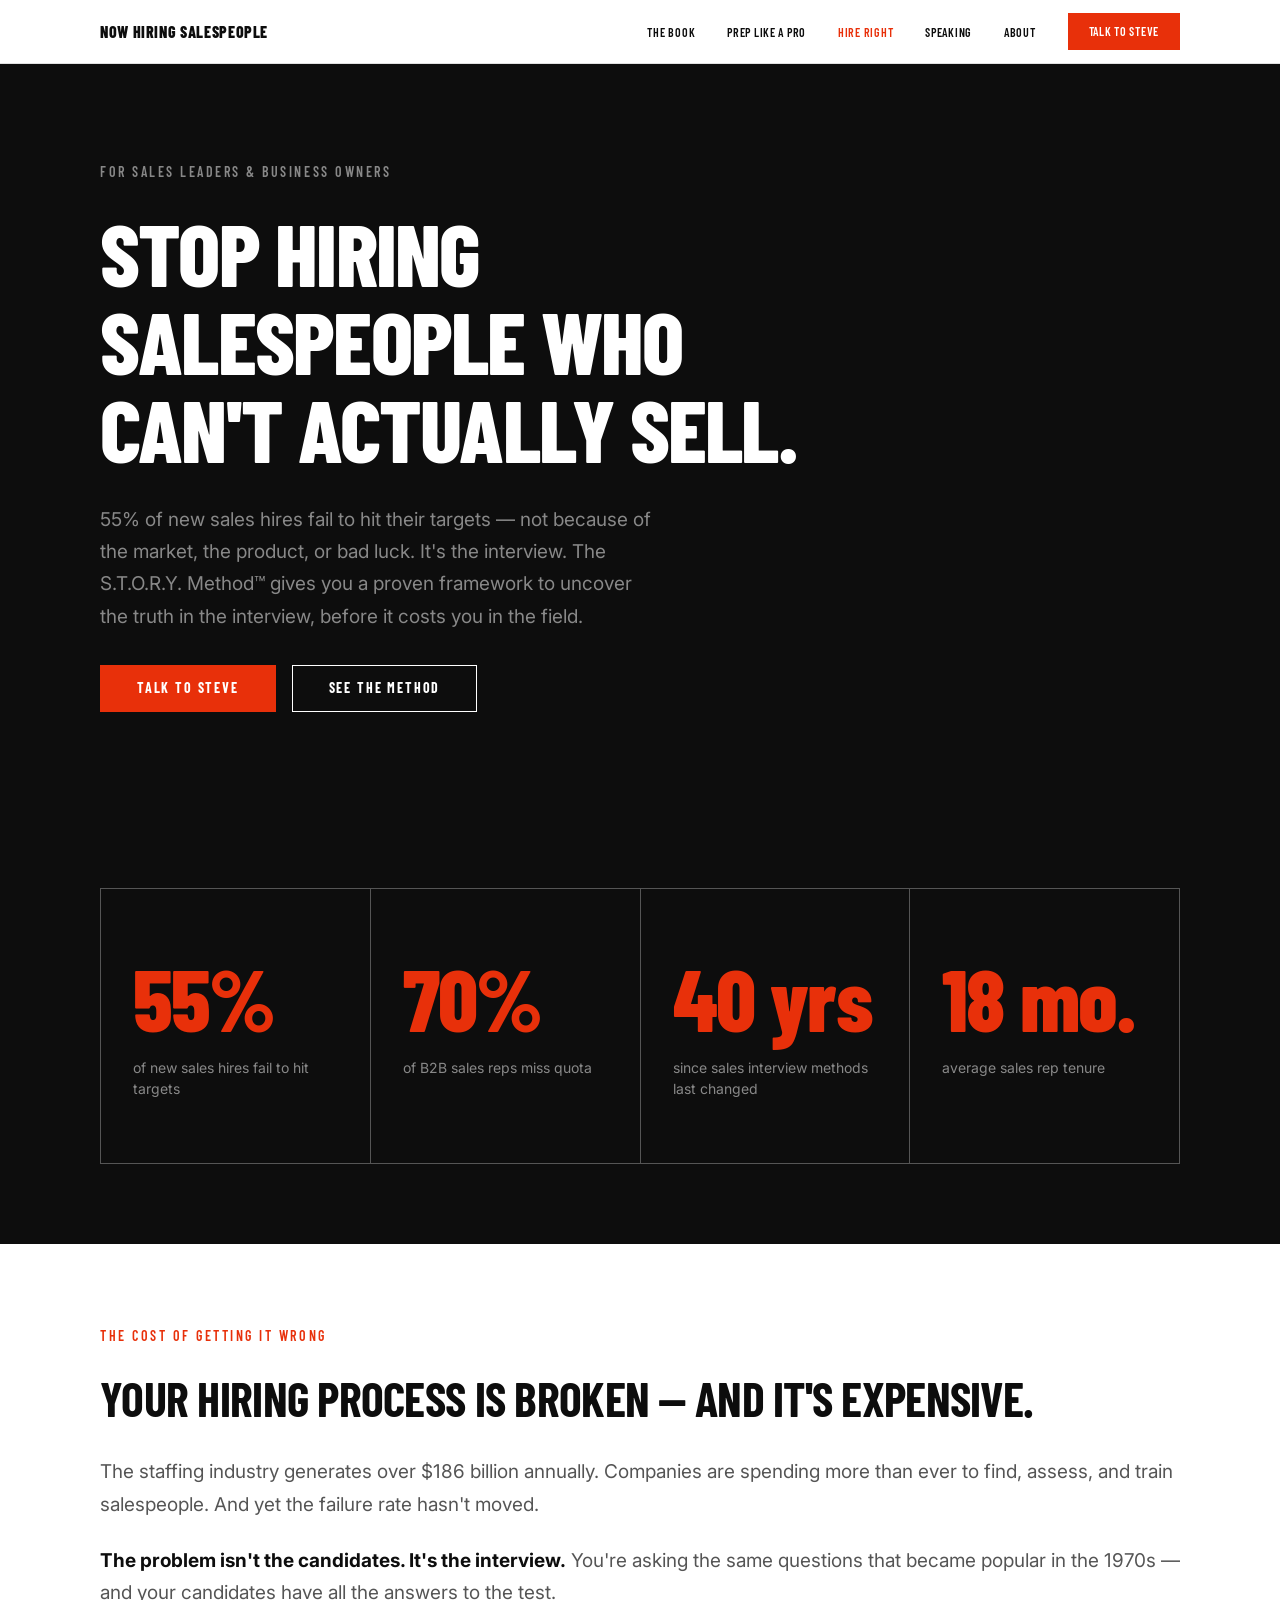
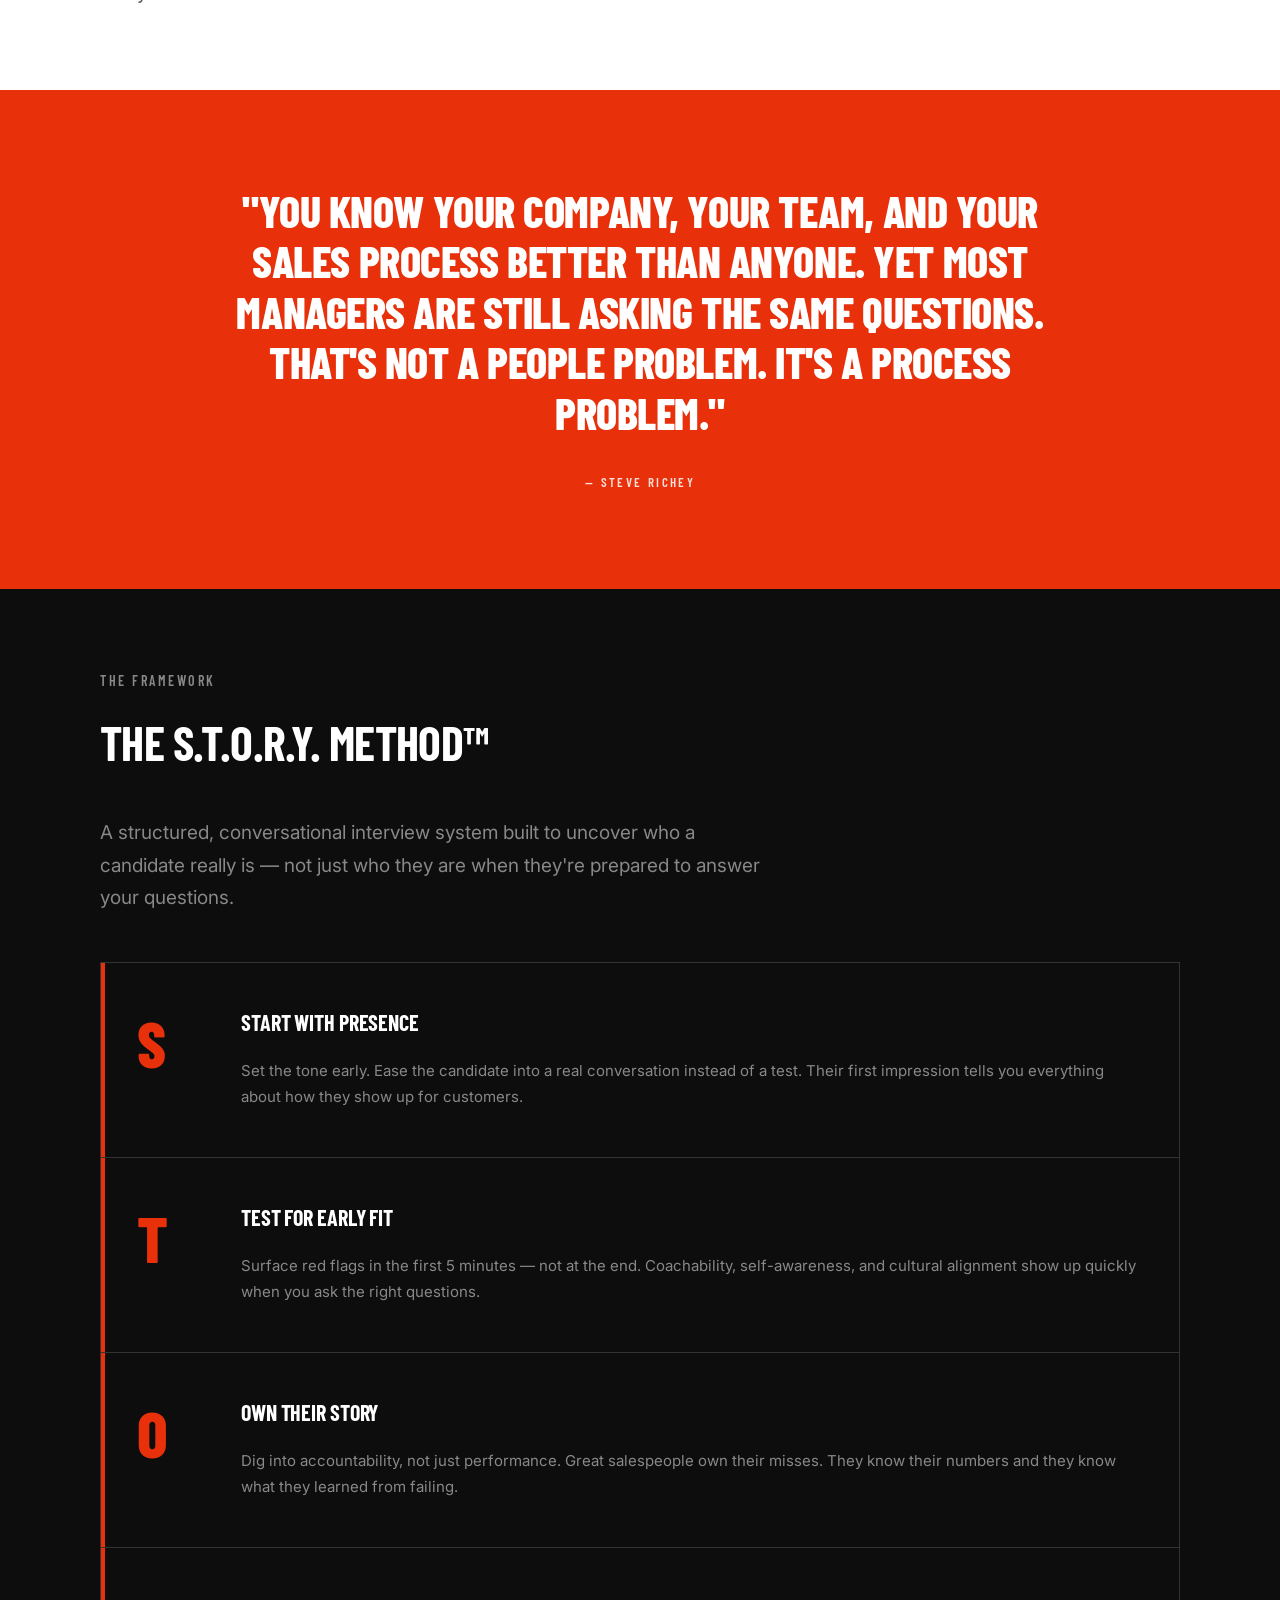
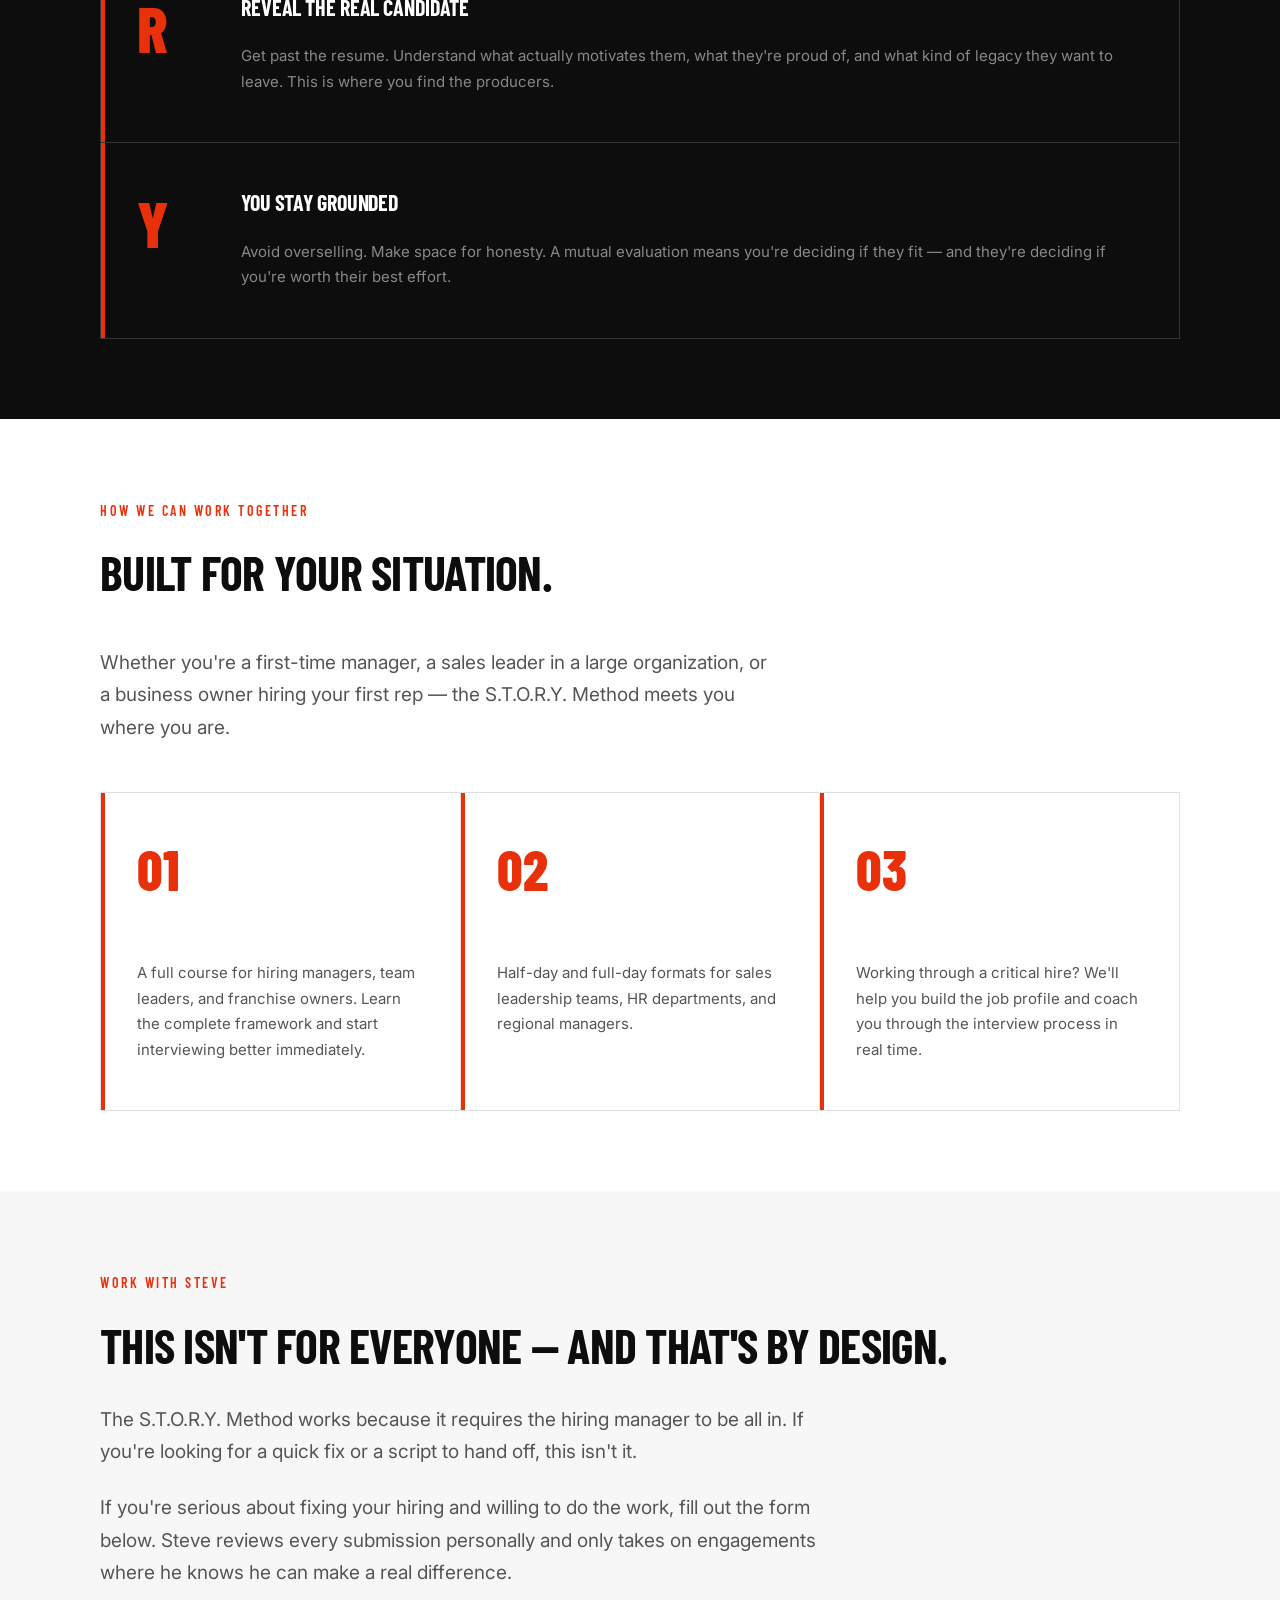
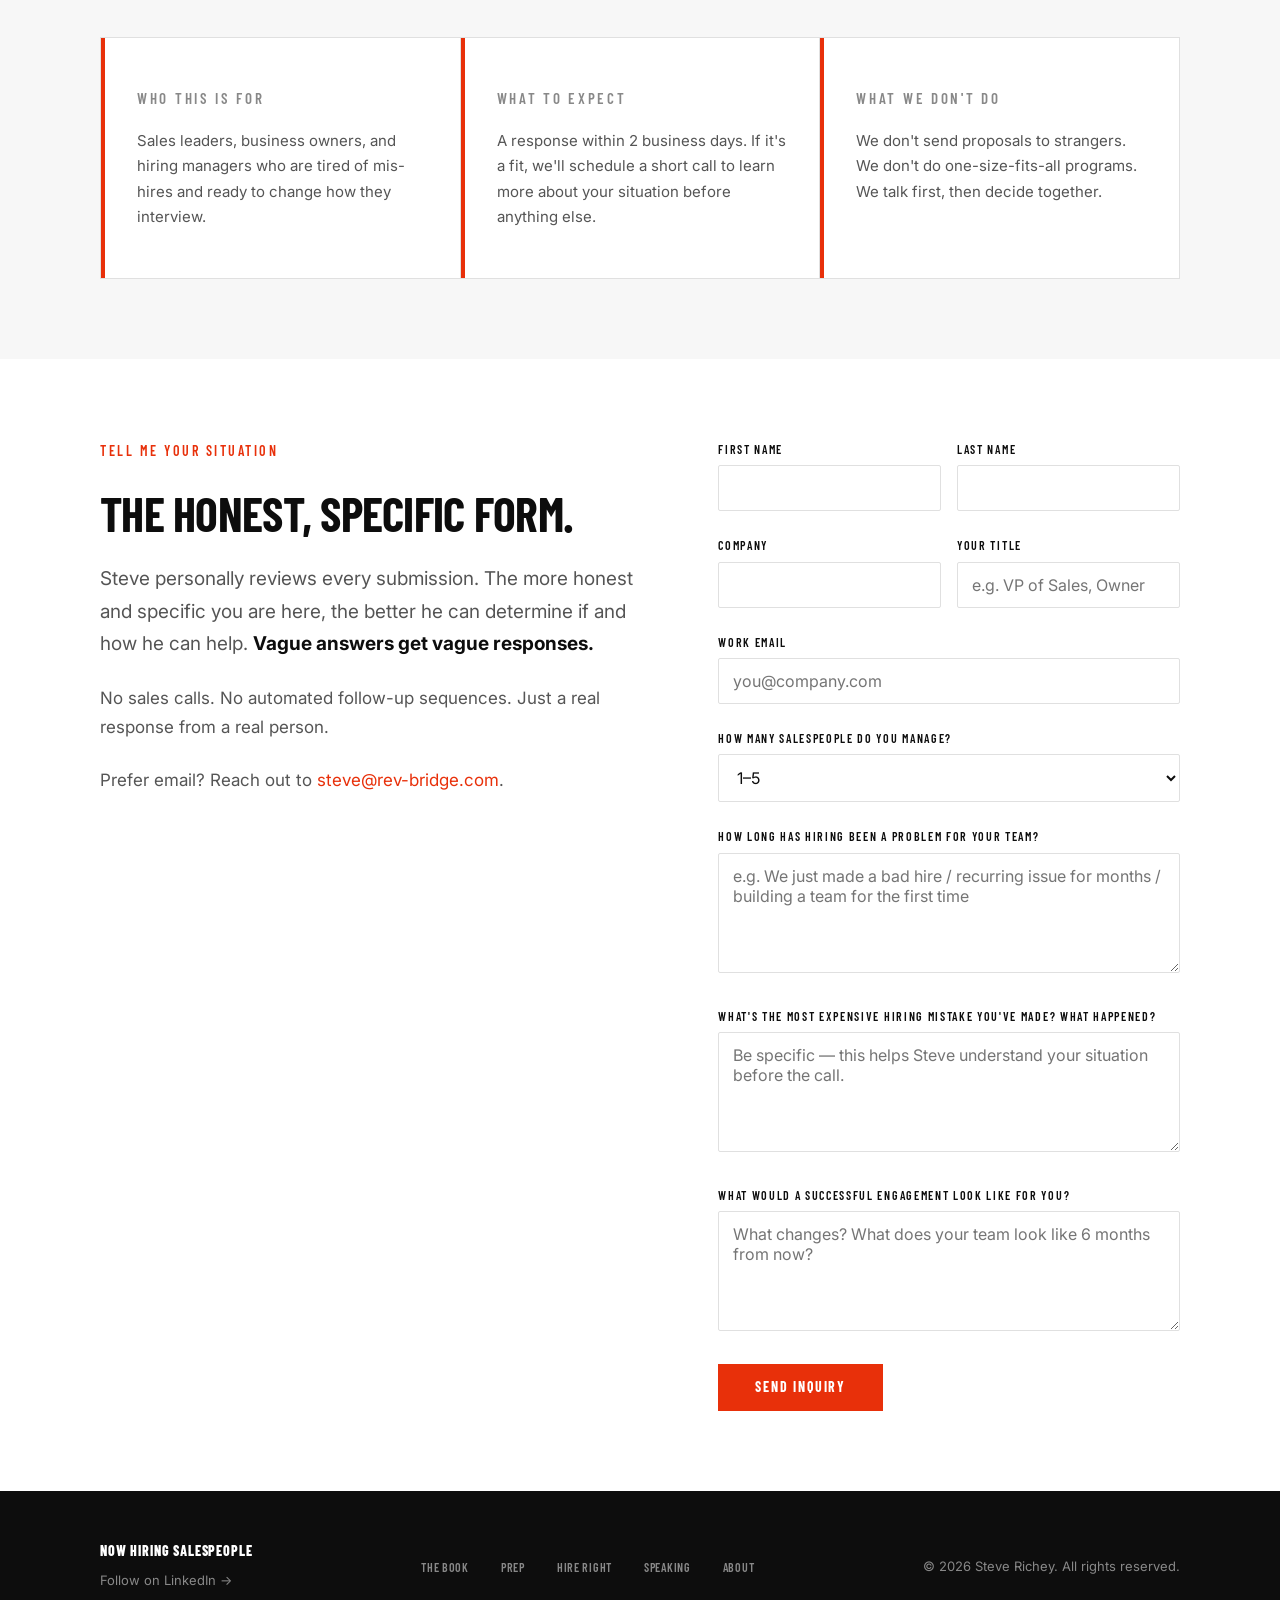
<file: hire-right.html>
<!DOCTYPE html>
<html lang="en">
<head>
  <meta charset="UTF-8">
  <meta name="viewport" content="width=device-width, initial-scale=1.0">
  <title>Hire Right — The S.T.O.R.Y. Method™ for Sales Leaders</title>
  <meta name="description" content="55% of new sales hires miss target. The S.T.O.R.Y. Method is the hiring framework for sales leaders who are tired of guessing.">
  <link rel="preconnect" href="https://fonts.googleapis.com">
  <link rel="preconnect" href="https://fonts.gstatic.com" crossorigin>
  <link href="https://fonts.googleapis.com/css2?family=Barlow+Condensed:wght@400;500;600;700;800&family=Inter:wght@400;500;600;700&display=swap" rel="stylesheet">
  <link rel="stylesheet" href="css/styles.css">
</head>
<body>

  <!-- ========== Nav ========== -->
  <nav class="nav" style="position:sticky;top:0;z-index:100;background:#FFFFFF;border-bottom:1px solid #E0E0E0;height:64px;display:flex;align-items:center;padding:0 48px;">
    <div class="nav-inner">
      <a href="index.html" class="nav-brand">Now Hiring Salespeople</a>
      <button class="nav-toggle" aria-expanded="false" aria-label="Toggle navigation">Menu</button>
      <ul class="nav-links">
        <li><a href="index.html">The Book</a></li>
        <li><a href="prep.html">Prep Like a Pro</a></li>
        <li><a href="hire-right.html">Hire Right</a></li>
        <li><a href="speaking.html">Speaking</a></li>
        <li><a href="about.html">About</a></li>
        <li><a href="#contact" class="btn btn-cta" style="padding:10px 20px;font-size:12px;">Talk to Steve</a></li>
      </ul>
    </div>
  </nav>

  <!-- ========== Hero ========== -->
  <section class="hero section-dark">
    <div class="hero-grid" style="grid-template-columns:1fr;">
      <div>
        <p class="eyebrow">For Sales Leaders & Business Owners</p>
        <h1 class="hero-title">Stop Hiring<br>Salespeople Who<br>Can't Actually Sell.</h1>
        <p class="hero-subtitle">55% of new sales hires fail to hit their targets — not because of the market, the product, or bad luck. It's the interview. The S.T.O.R.Y. Method™ gives you a proven framework to uncover the truth in the interview, before it costs you in the field.</p>
        <div class="btn-row">
          <a href="#contact" class="btn btn-cta">Talk to Steve</a>
          <a href="#story" class="btn btn-secondary" style="background:transparent;color:#fff;border-color:#fff;">See the Method</a>
        </div>
      </div>
    </div>
  </section>

  <!-- ========== Stats ========== -->
  <section class="stats" aria-label="Cost of mis-hires">
    <div class="stats-grid">
      <div class="stat">
        <div class="stat-number">55%</div>
        <div class="stat-label">of new sales hires fail to hit targets</div>
      </div>
      <div class="stat">
        <div class="stat-number">70%</div>
        <div class="stat-label">of B2B sales reps miss quota</div>
      </div>
      <div class="stat">
        <div class="stat-number">40 yrs</div>
        <div class="stat-label">since sales interview methods last changed</div>
      </div>
      <div class="stat">
        <div class="stat-number">18 mo.</div>
        <div class="stat-label">average sales rep tenure</div>
      </div>
    </div>
  </section>

  <!-- ========== Cost of Getting It Wrong ========== -->
  <section class="section">
    <div class="section-inner">
      <p class="eyebrow">The Cost of Getting It Wrong</p>
      <h2 class="h2">Your Hiring Process Is Broken — and It's Expensive.</h2>
      <p class="body-large mt-8">The staffing industry generates over $186 billion annually. Companies are spending more than ever to find, assess, and train salespeople. And yet the failure rate hasn't moved.</p>
      <p class="body-large mt-6"><strong style="color:#0D0D0D;">The problem isn't the candidates. It's the interview.</strong> You're asking the same questions that became popular in the 1970s — and your candidates have all the answers to the test.</p>
    </div>
  </section>

  <!-- ========== Pull Quote ========== -->
  <section class="pull-quote">
    <p class="pull-quote-text">"You know your company, your team, and your sales process better than anyone. Yet most managers are still asking the same questions. That's not a people problem. It's a process problem."</p>
    <p class="pull-quote-attr">— Steve Richey</p>
  </section>

  <!-- ========== The S.T.O.R.Y. Method ========== -->
  <section class="section section-dark" id="story">
    <div class="section-inner">
      <p class="eyebrow">The Framework</p>
      <h2 class="h2 mb-12">The S.T.O.R.Y. Method™</h2>
      <p class="body-large mb-12" style="color:#888;max-width:680px;">A structured, conversational interview system built to uncover who a candidate really is — not just who they are when they're prepared to answer your questions.</p>
      <div style="display:flex;flex-direction:column;gap:1px;background:#333;border:1px solid #333;">
        <div class="framework-card" style="border-left:4px solid #E8300A;">
          <div style="display:grid;grid-template-columns:80px 1fr;gap:24px;align-items:start;">
            <div style="font-family:'Barlow Condensed';font-weight:800;font-size:64px;color:#E8300A;line-height:1;">S</div>
            <div>
              <h3 class="h3" style="color:#fff;">Start with Presence</h3>
              <p style="color:#888;margin-top:8px;">Set the tone early. Ease the candidate into a real conversation instead of a test. Their first impression tells you everything about how they show up for customers.</p>
            </div>
          </div>
        </div>
        <div class="framework-card" style="border-left:4px solid #E8300A;">
          <div style="display:grid;grid-template-columns:80px 1fr;gap:24px;align-items:start;">
            <div style="font-family:'Barlow Condensed';font-weight:800;font-size:64px;color:#E8300A;line-height:1;">T</div>
            <div>
              <h3 class="h3" style="color:#fff;">Test for Early Fit</h3>
              <p style="color:#888;margin-top:8px;">Surface red flags in the first 5 minutes — not at the end. Coachability, self-awareness, and cultural alignment show up quickly when you ask the right questions.</p>
            </div>
          </div>
        </div>
        <div class="framework-card" style="border-left:4px solid #E8300A;">
          <div style="display:grid;grid-template-columns:80px 1fr;gap:24px;align-items:start;">
            <div style="font-family:'Barlow Condensed';font-weight:800;font-size:64px;color:#E8300A;line-height:1;">O</div>
            <div>
              <h3 class="h3" style="color:#fff;">Own Their Story</h3>
              <p style="color:#888;margin-top:8px;">Dig into accountability, not just performance. Great salespeople own their misses. They know their numbers and they know what they learned from failing.</p>
            </div>
          </div>
        </div>
        <div class="framework-card" style="border-left:4px solid #E8300A;">
          <div style="display:grid;grid-template-columns:80px 1fr;gap:24px;align-items:start;">
            <div style="font-family:'Barlow Condensed';font-weight:800;font-size:64px;color:#E8300A;line-height:1;">R</div>
            <div>
              <h3 class="h3" style="color:#fff;">Reveal the Real Candidate</h3>
              <p style="color:#888;margin-top:8px;">Get past the resume. Understand what actually motivates them, what they're proud of, and what kind of legacy they want to leave. This is where you find the producers.</p>
            </div>
          </div>
        </div>
        <div class="framework-card" style="border-left:4px solid #E8300A;">
          <div style="display:grid;grid-template-columns:80px 1fr;gap:24px;align-items:start;">
            <div style="font-family:'Barlow Condensed';font-weight:800;font-size:64px;color:#E8300A;line-height:1;">Y</div>
            <div>
              <h3 class="h3" style="color:#fff;">You Stay Grounded</h3>
              <p style="color:#888;margin-top:8px;">Avoid overselling. Make space for honesty. A mutual evaluation means you're deciding if they fit — and they're deciding if you're worth their best effort.</p>
            </div>
          </div>
        </div>
      </div>
    </div>
  </section>

  <!-- ========== How We Can Work Together ========== -->
  <section class="section">
    <div class="section-inner">
      <p class="eyebrow">How We Can Work Together</p>
      <h2 class="h2 mb-12">Built for Your Situation.</h2>
      <p class="body-large mb-12" style="max-width:680px;">Whether you're a first-time manager, a sales leader in a large organization, or a business owner hiring your first rep — the S.T.O.R.Y. Method meets you where you are.</p>
      <div class="framework-grid" style="background:#E0E0E0;border-color:#E0E0E0;">
        <div class="framework-card" style="background:#fff;border-left:4px solid #E8300A;">
          <div style="font-family:'Barlow Condensed',sans-serif;font-weight:800;font-size:56px;color:#E8300A;line-height:1;margin-bottom:16px;">01</div>
          <h3 class="h3">S.T.O.R.Y. Method Training</h3>
          <p style="color:#555;margin-top:12px;">A full course for hiring managers, team leaders, and franchise owners. Learn the complete framework and start interviewing better immediately.</p>
        </div>
        <div class="framework-card" style="background:#fff;border-left:4px solid #E8300A;">
          <div style="font-family:'Barlow Condensed',sans-serif;font-weight:800;font-size:56px;color:#E8300A;line-height:1;margin-bottom:16px;">02</div>
          <h3 class="h3">Team Workshops</h3>
          <p style="color:#555;margin-top:12px;">Half-day and full-day formats for sales leadership teams, HR departments, and regional managers.</p>
        </div>
        <div class="framework-card" style="background:#fff;border-left:4px solid #E8300A;">
          <div style="font-family:'Barlow Condensed',sans-serif;font-weight:800;font-size:56px;color:#E8300A;line-height:1;margin-bottom:16px;">03</div>
          <h3 class="h3">Hiring Advisory</h3>
          <p style="color:#555;margin-top:12px;">Working through a critical hire? We'll help you build the job profile and coach you through the interview process in real time.</p>
        </div>
      </div>
    </div>
  </section>

  <!-- ========== This Isn't For Everyone ========== -->
  <section class="section section-grey">
    <div class="section-inner">
      <p class="eyebrow">Work With Steve</p>
      <h2 class="h2">This Isn't for Everyone — and That's by Design.</h2>
      <p class="body-large mt-8" style="max-width:760px;">The S.T.O.R.Y. Method works because it requires the hiring manager to be all in. If you're looking for a quick fix or a script to hand off, this isn't it.</p>
      <p class="body-large mt-6" style="max-width:760px;">If you're serious about fixing your hiring and willing to do the work, fill out the form below. Steve reviews every submission personally and only takes on engagements where he knows he can make a real difference.</p>
      <div class="framework-grid" style="background:#E0E0E0;border-color:#E0E0E0;margin-top:48px;">
        <div class="framework-card" style="background:#fff;border-left:4px solid #E8300A;">
          <p class="eyebrow" style="margin-bottom:8px;">Who this is for</p>
          <p style="color:#555;">Sales leaders, business owners, and hiring managers who are tired of mis-hires and ready to change how they interview.</p>
        </div>
        <div class="framework-card" style="background:#fff;border-left:4px solid #E8300A;">
          <p class="eyebrow" style="margin-bottom:8px;">What to expect</p>
          <p style="color:#555;">A response within 2 business days. If it's a fit, we'll schedule a short call to learn more about your situation before anything else.</p>
        </div>
        <div class="framework-card" style="background:#fff;border-left:4px solid #E8300A;">
          <p class="eyebrow" style="margin-bottom:8px;">What we don't do</p>
          <p style="color:#555;">We don't send proposals to strangers. We don't do one-size-fits-all programs. We talk first, then decide together.</p>
        </div>
      </div>
    </div>
  </section>

  <!-- ========== Contact ========== -->
  <section class="section" id="contact">
    <div class="section-inner">
      <div class="two-col">
        <div>
          <p class="eyebrow">Tell Me Your Situation</p>
          <h2 class="h2">The Honest, Specific Form.</h2>
          <p class="body-large mt-6">Steve personally reviews every submission. The more honest and specific you are here, the better he can determine if and how he can help. <strong style="color:#0D0D0D;">Vague answers get vague responses.</strong></p>
          <p class="body mt-6">No sales calls. No automated follow-up sequences. Just a real response from a real person.</p>
          <p class="body mt-6">Prefer email? Reach out to <a href="mailto:steve@rev-bridge.com" style="color:#E8300A;">steve@rev-bridge.com</a>.</p>
        </div>
        <div>
          <form class="form-stack" data-formspree action="https://formspree.io/f/xeenjqaj" method="POST">
            <input type="hidden" name="_subject" value="Hire Right inquiry — S.T.O.R.Y. Method">
            <input type="hidden" name="source" value="hire-right-page">
            <div class="form-field" style="display:grid;grid-template-columns:1fr 1fr;gap:16px;">
              <div>
                <label for="hr-firstname">First name</label>
                <input type="text" id="hr-firstname" name="first_name" required>
              </div>
              <div>
                <label for="hr-lastname">Last name</label>
                <input type="text" id="hr-lastname" name="last_name" required>
              </div>
            </div>
            <div class="form-field" style="display:grid;grid-template-columns:1fr 1fr;gap:16px;">
              <div>
                <label for="hr-company">Company</label>
                <input type="text" id="hr-company" name="company" required>
              </div>
              <div>
                <label for="hr-title">Your title</label>
                <input type="text" id="hr-title" name="title" placeholder="e.g. VP of Sales, Owner" required>
              </div>
            </div>
            <div class="form-field">
              <label for="hr-email">Work email</label>
              <input type="email" id="hr-email" name="email" placeholder="you@company.com" required>
            </div>
            <div class="form-field">
              <label for="hr-team-size">How many salespeople do you manage?</label>
              <select id="hr-team-size" name="team_size">
                <option>1–5</option>
                <option>6–15</option>
                <option>16–50</option>
                <option>50+</option>
              </select>
            </div>
            <div class="form-field">
              <label for="hr-problem-duration">How long has hiring been a problem for your team?</label>
              <textarea id="hr-problem-duration" name="problem_duration" placeholder="e.g. We just made a bad hire / recurring issue for months / building a team for the first time" rows="3"></textarea>
            </div>
            <div class="form-field">
              <label for="hr-mistake">What's the most expensive hiring mistake you've made? What happened?</label>
              <textarea id="hr-mistake" name="mistake" placeholder="Be specific — this helps Steve understand your situation before the call." rows="4"></textarea>
            </div>
            <div class="form-field">
              <label for="hr-success">What would a successful engagement look like for you?</label>
              <textarea id="hr-success" name="success_criteria" placeholder="What changes? What does your team look like 6 months from now?" rows="4"></textarea>
            </div>
            <div>
              <button type="submit" class="btn btn-cta">Send Inquiry</button>
            </div>
            <div class="form-success" data-success="Thanks — Steve will be in touch within two business days.">Thanks — Steve will be in touch within two business days.</div>
          </form>
        </div>
      </div>
    </div>
  </section>

  <!-- ========== Footer ========== -->
  <footer class="footer">
    <div class="footer-inner">
      <div>
        <div class="footer-brand">Now Hiring Salespeople</div>
        <a href="https://www.linkedin.com/company/nowhiringsalespeople/" target="_blank" rel="noopener noreferrer" style="display:inline-block;margin-top:6px;font-family:'Inter',sans-serif;font-size:13px;color:#888;text-decoration:none;">Follow on LinkedIn →</a>
      </div>
      <ul class="footer-links">
        <li><a href="index.html">The Book</a></li>
        <li><a href="prep.html">Prep</a></li>
        <li><a href="hire-right.html">Hire Right</a></li>
        <li><a href="speaking.html">Speaking</a></li>
        <li><a href="about.html">About</a></li>
      </ul>
      <div class="footer-copy">© 2026 Steve Richey. All rights reserved.</div>
    </div>
  </footer>

  <script src="js/site.js"></script>
</body>
</html>
</file>
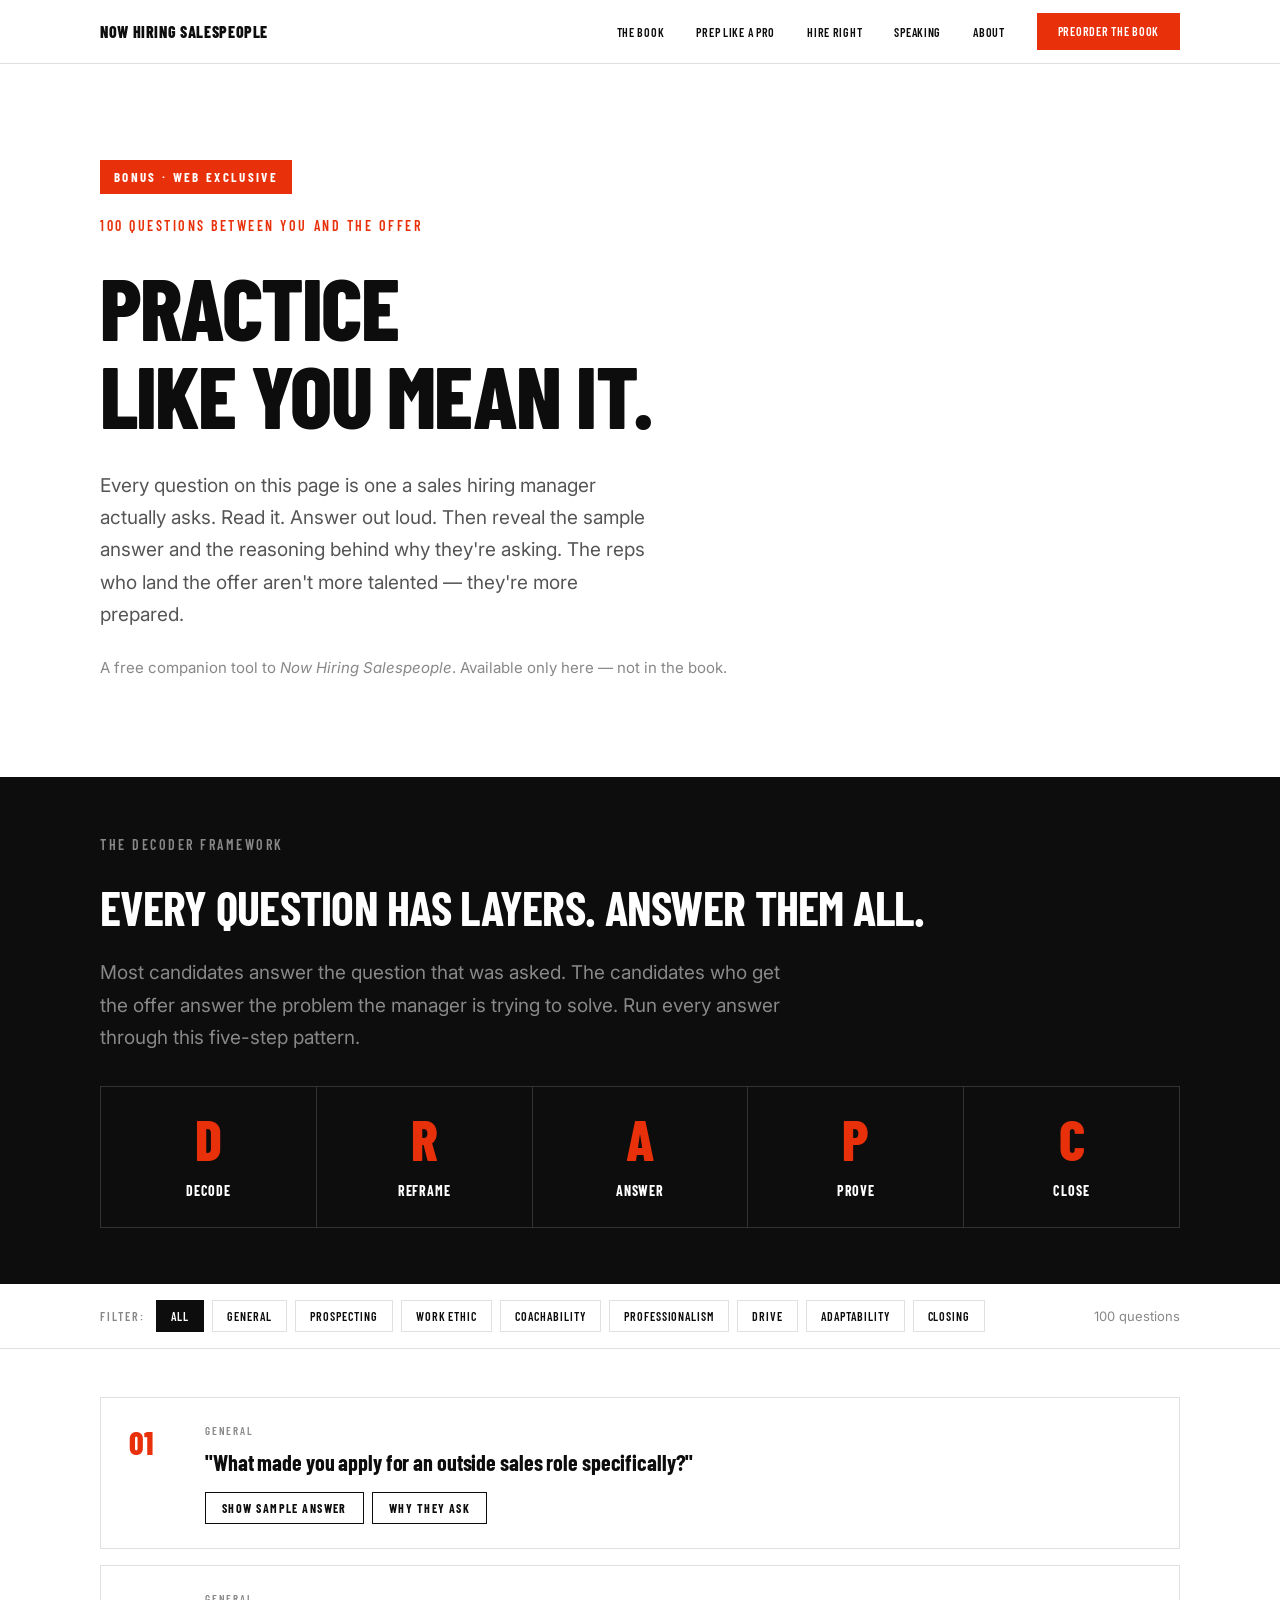
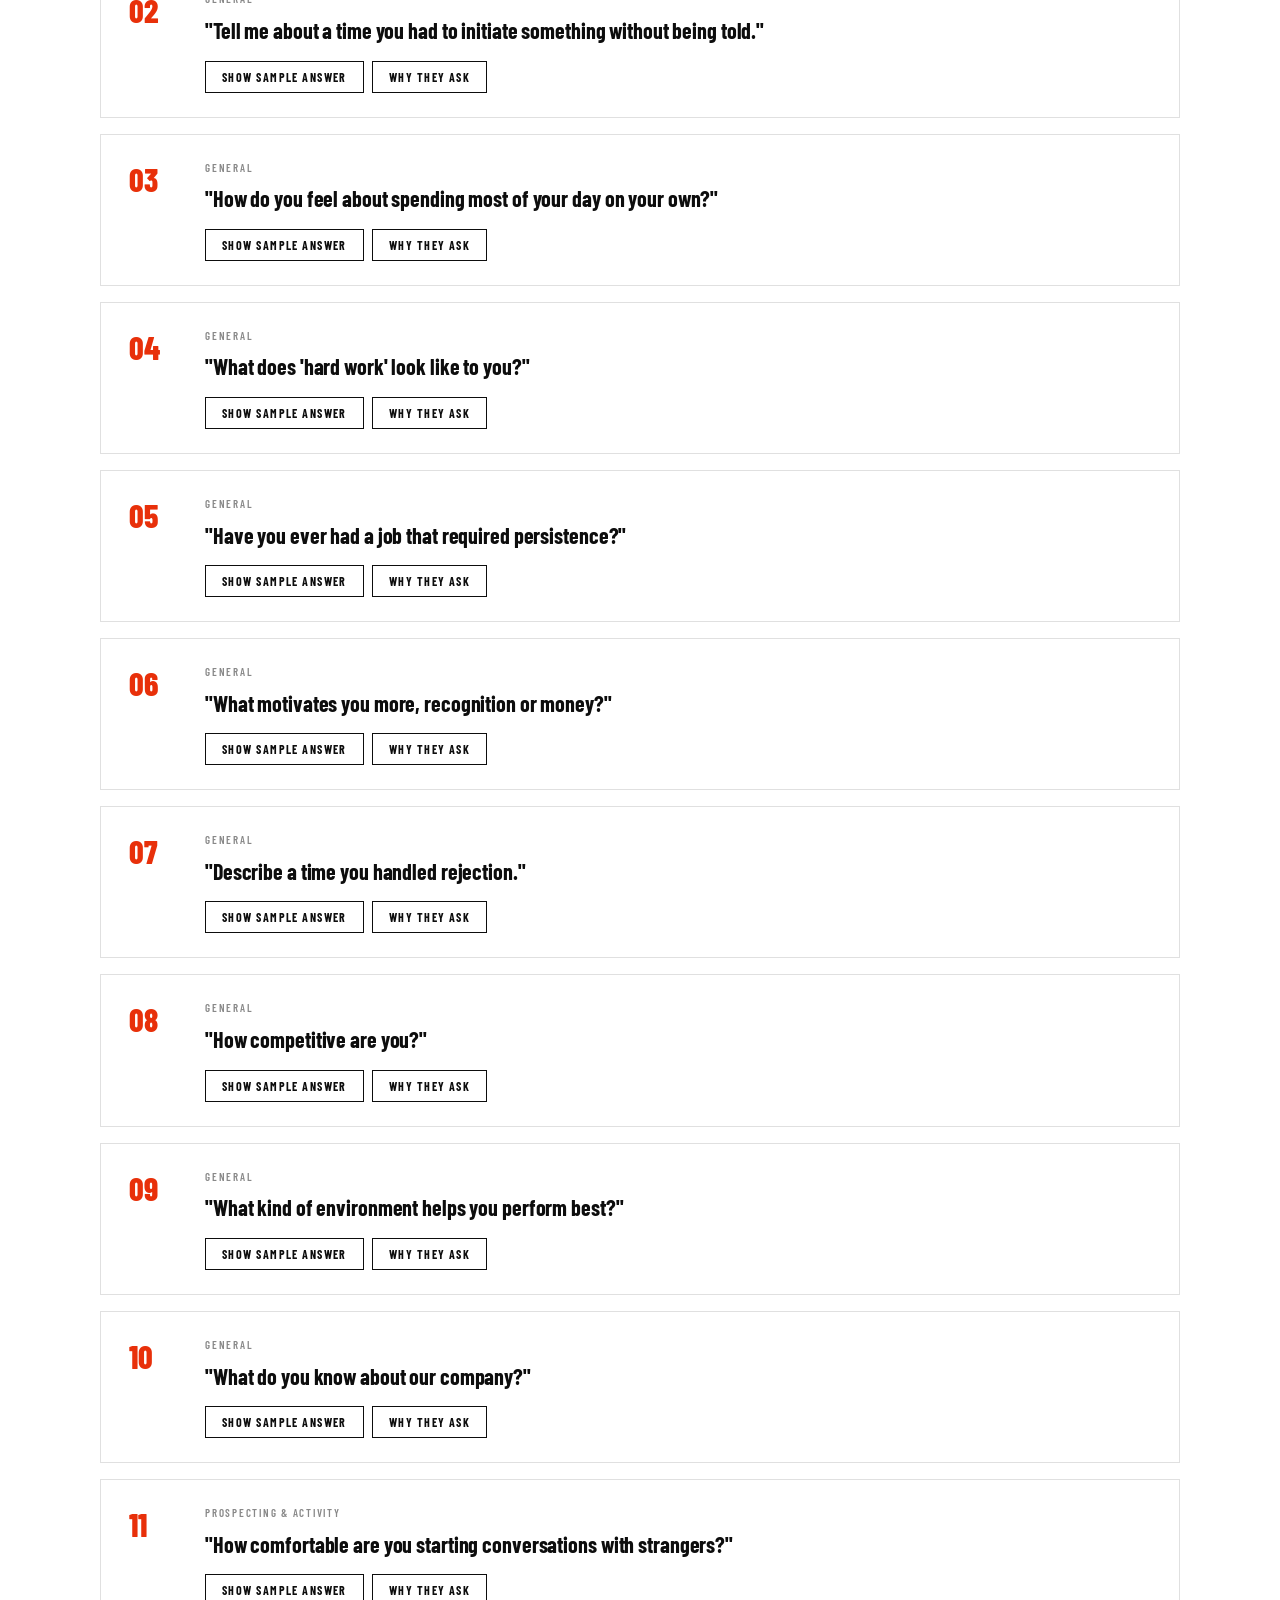
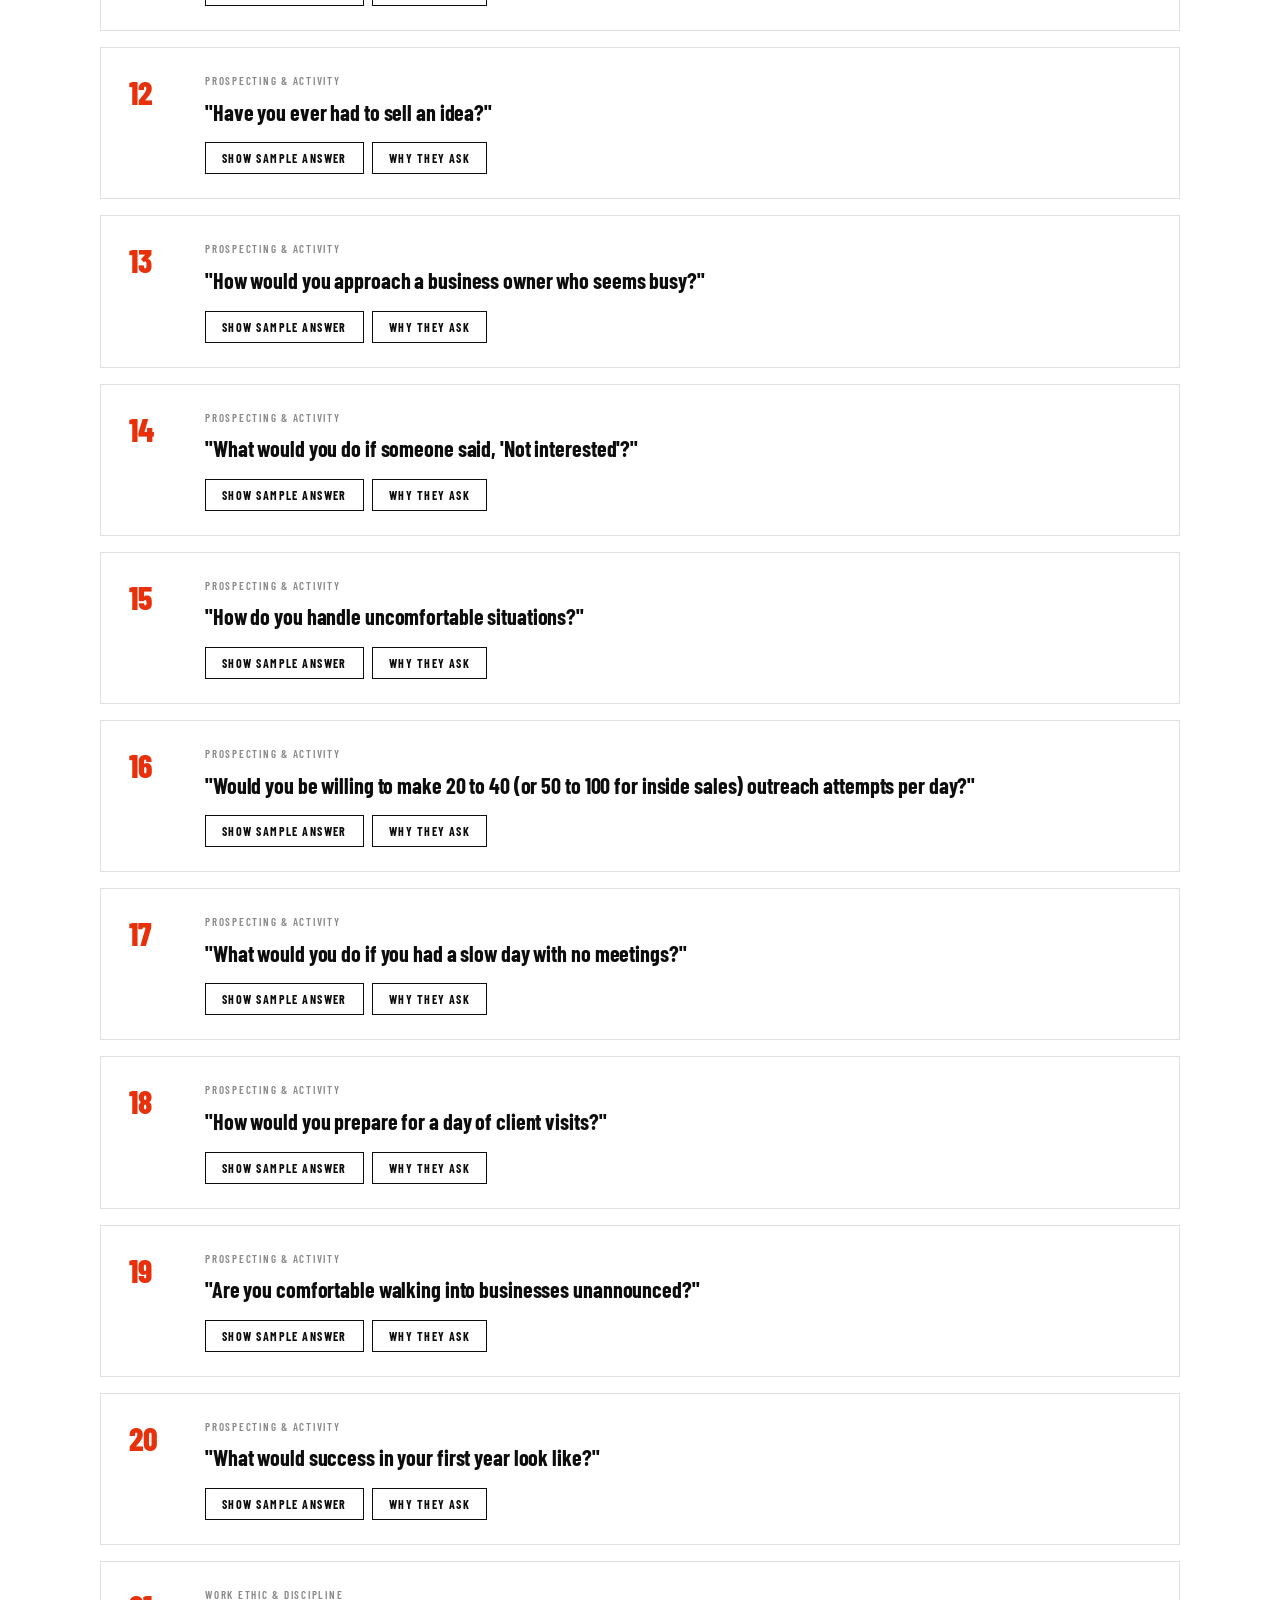
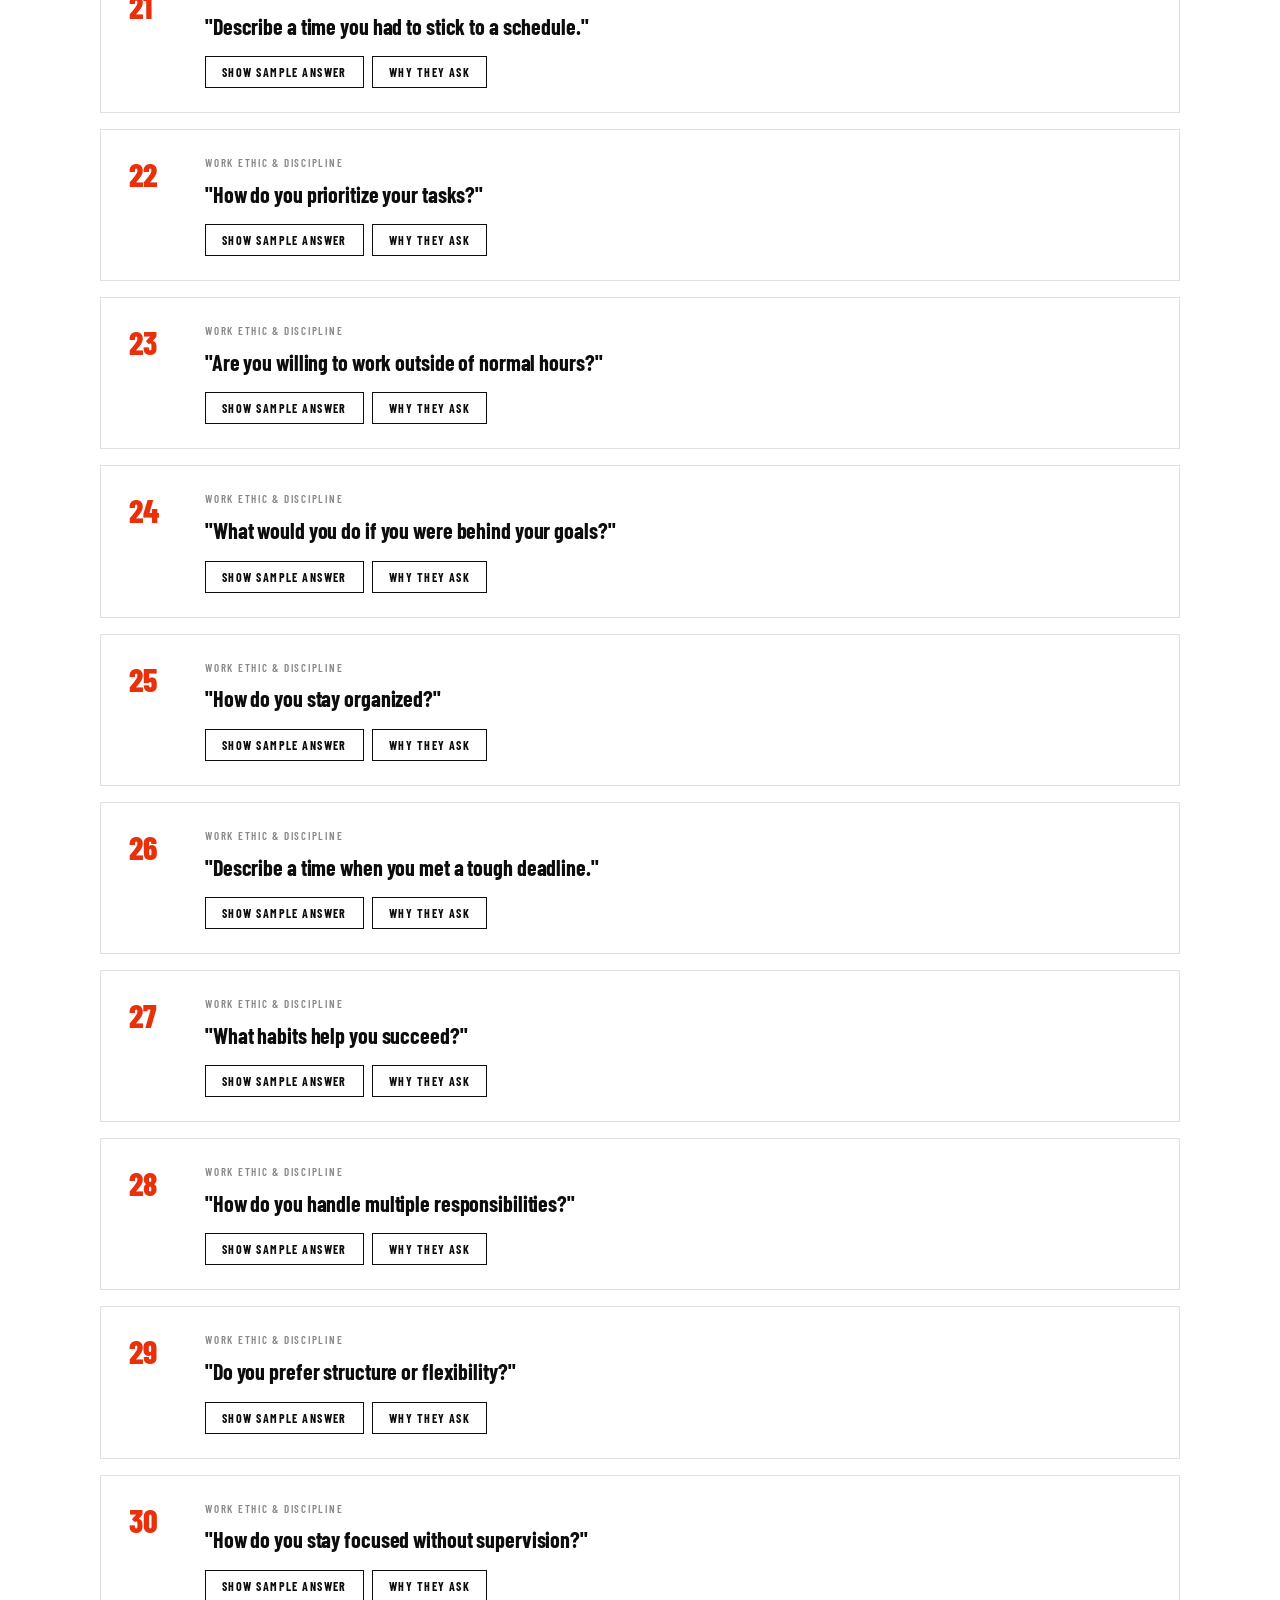
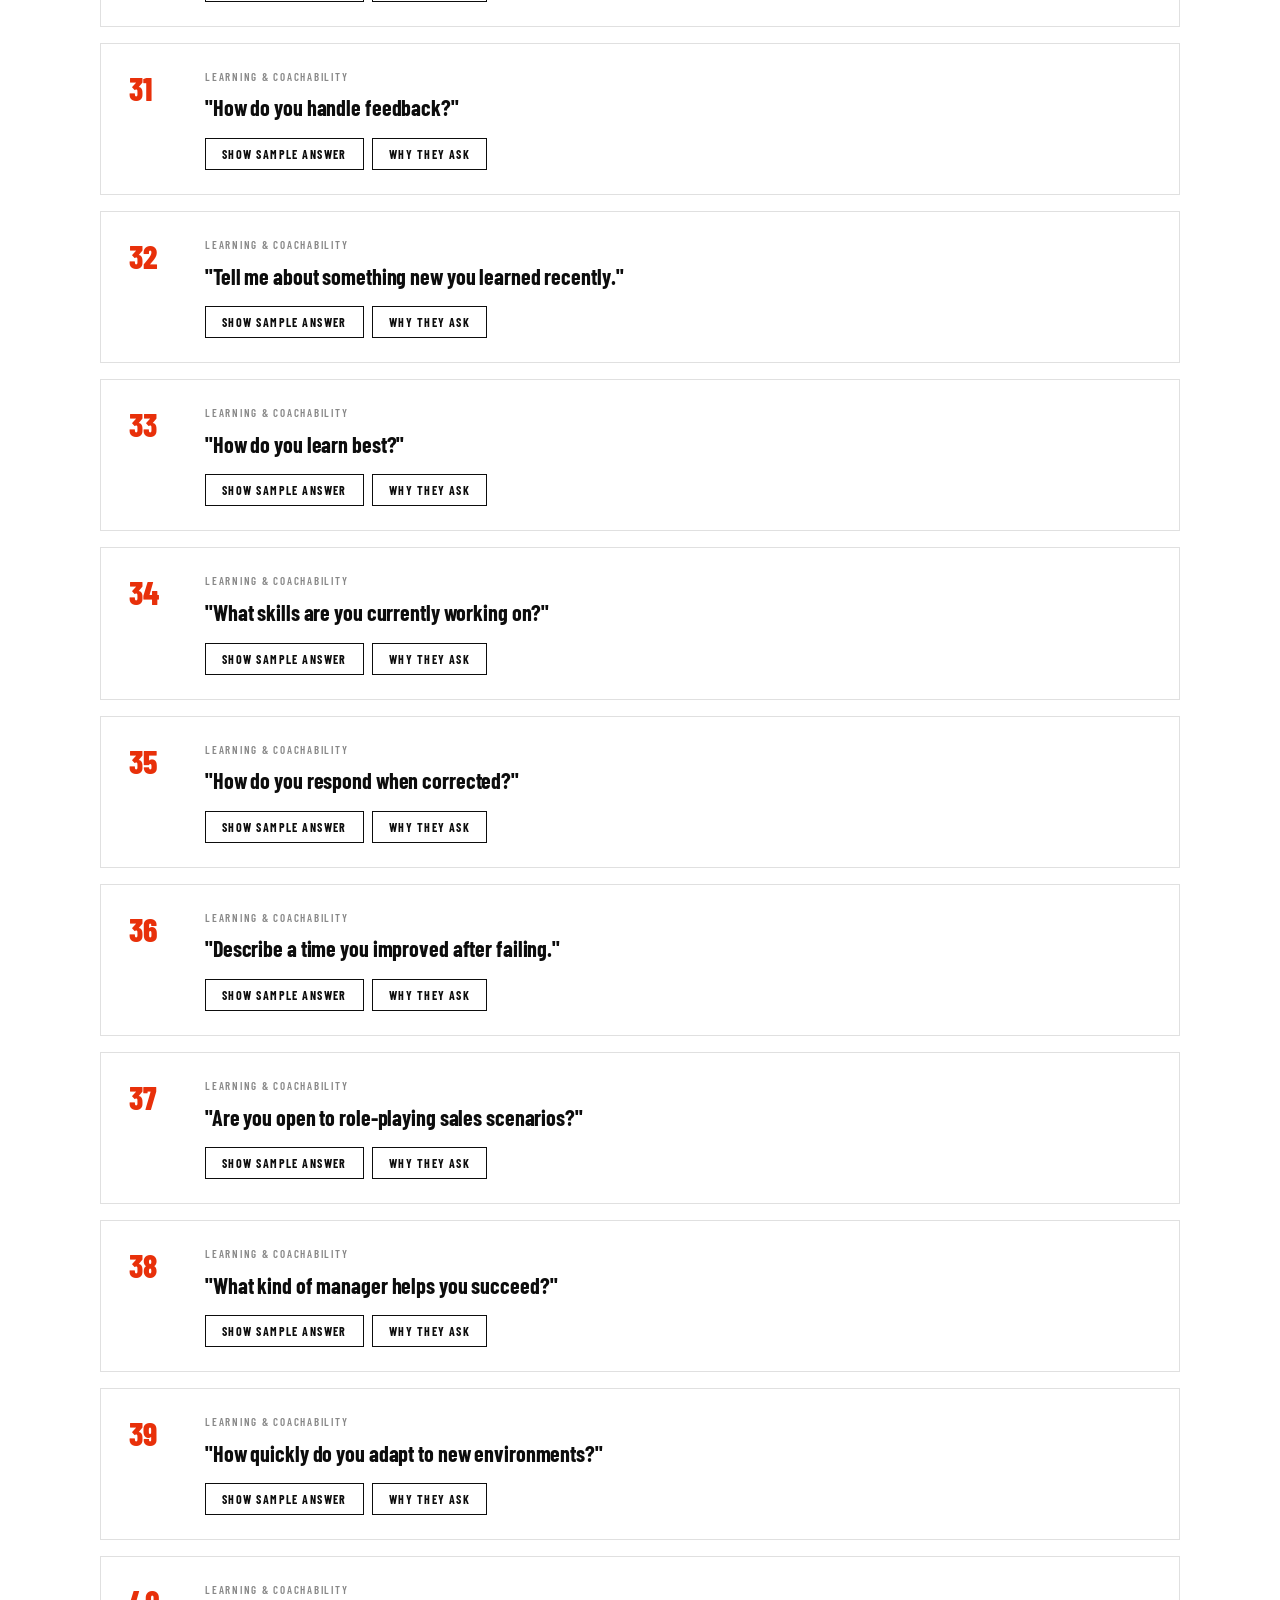
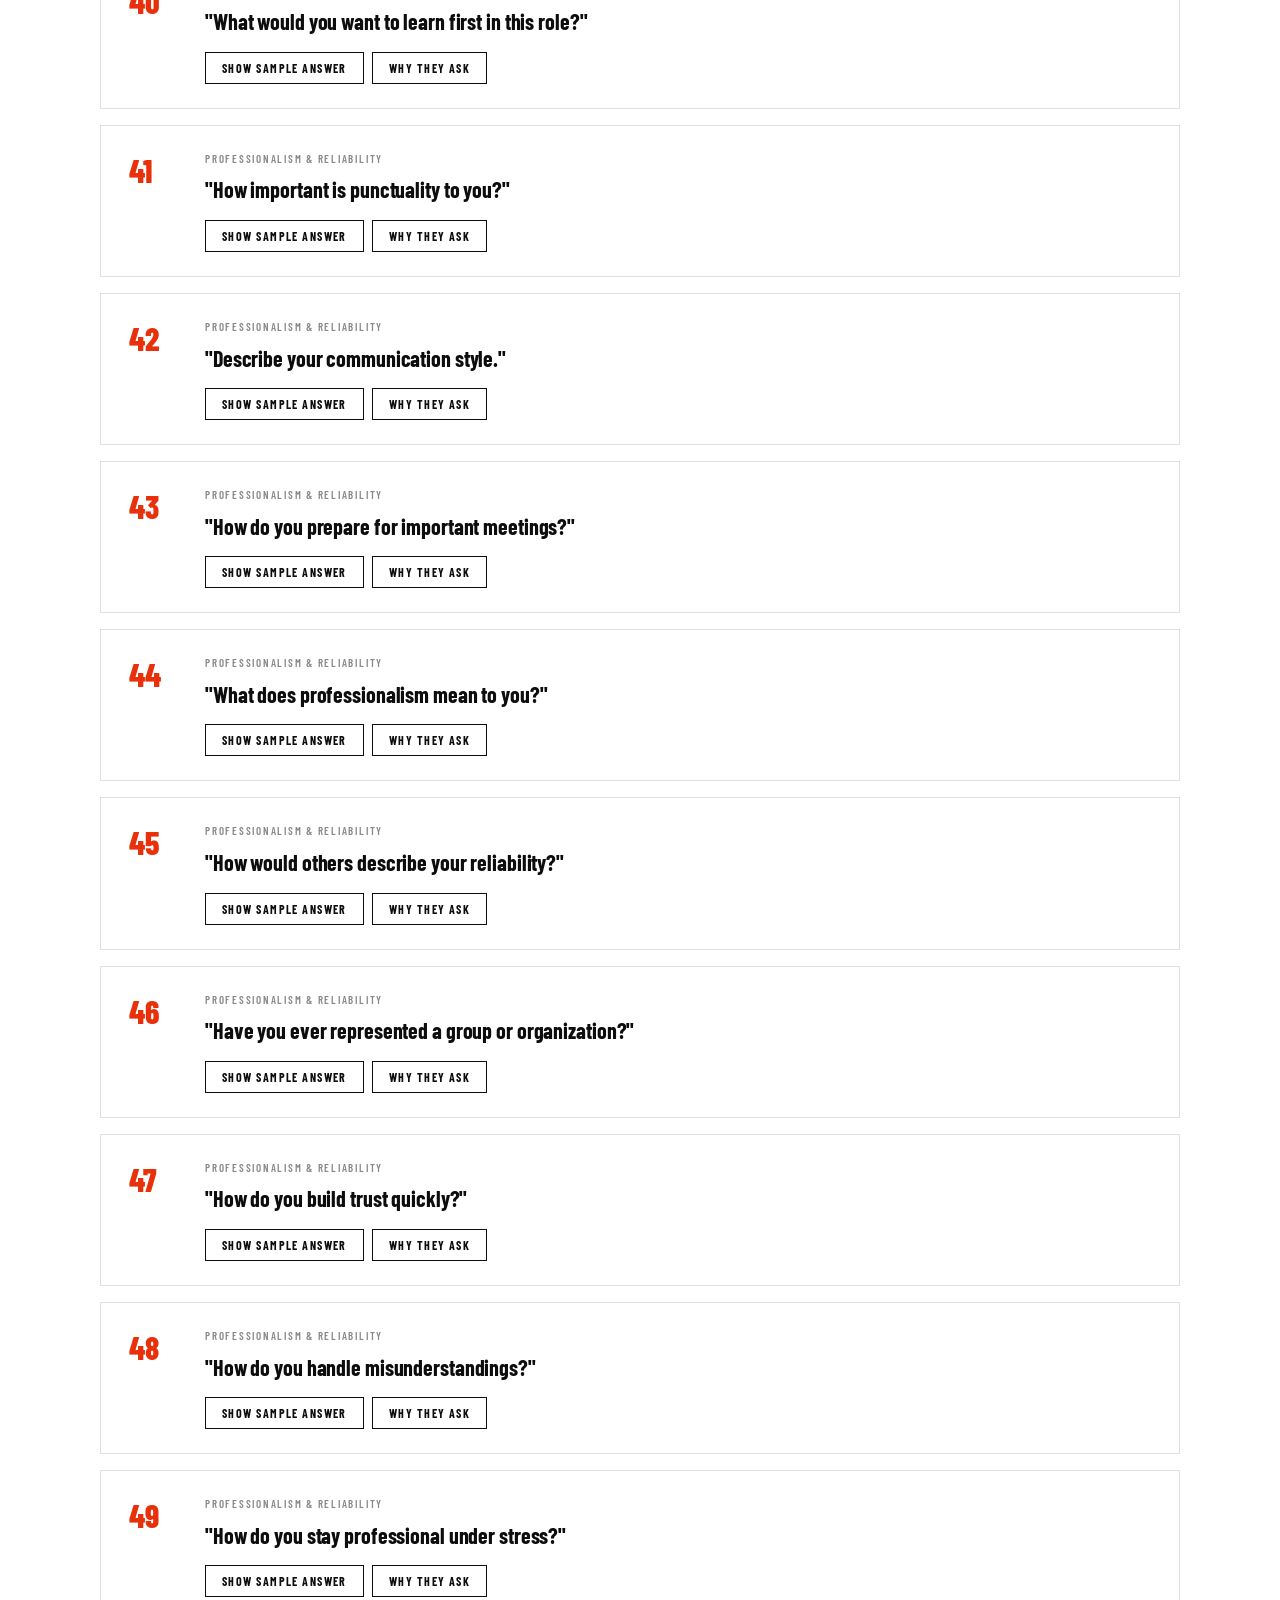
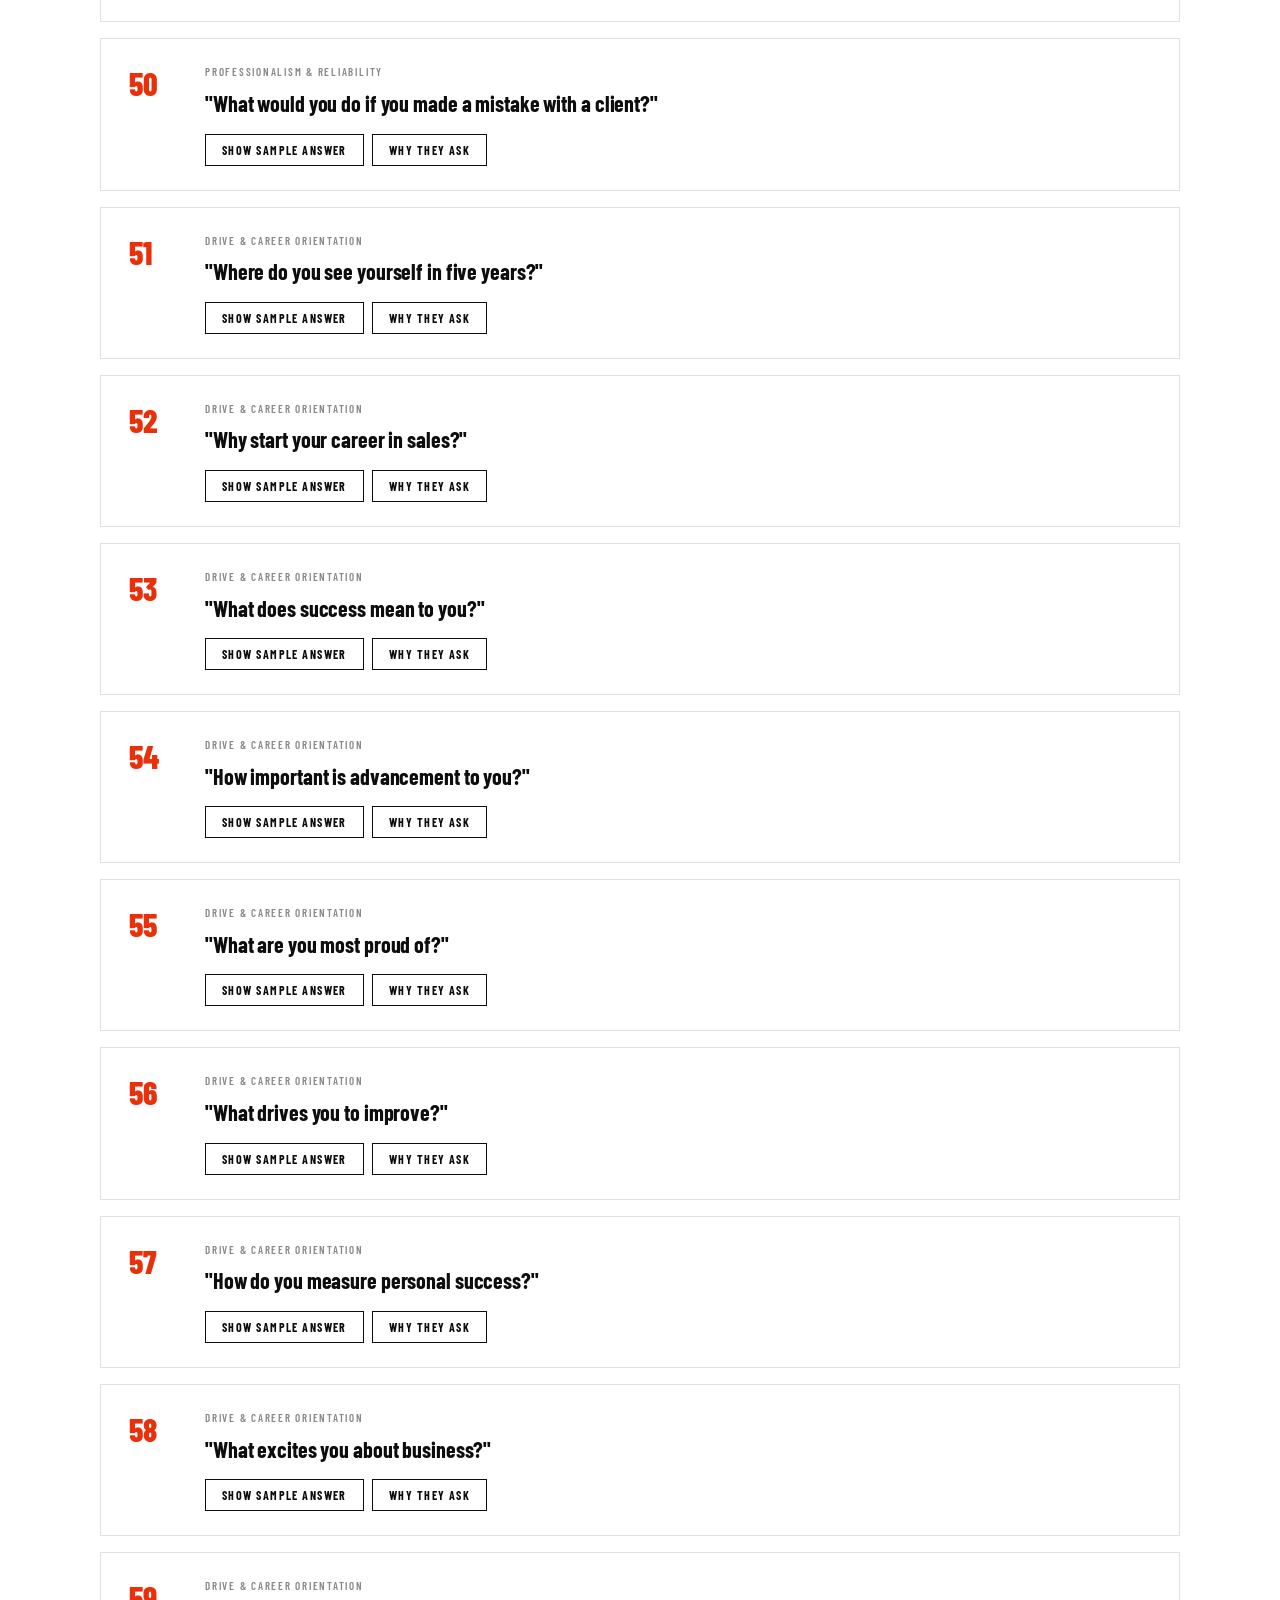
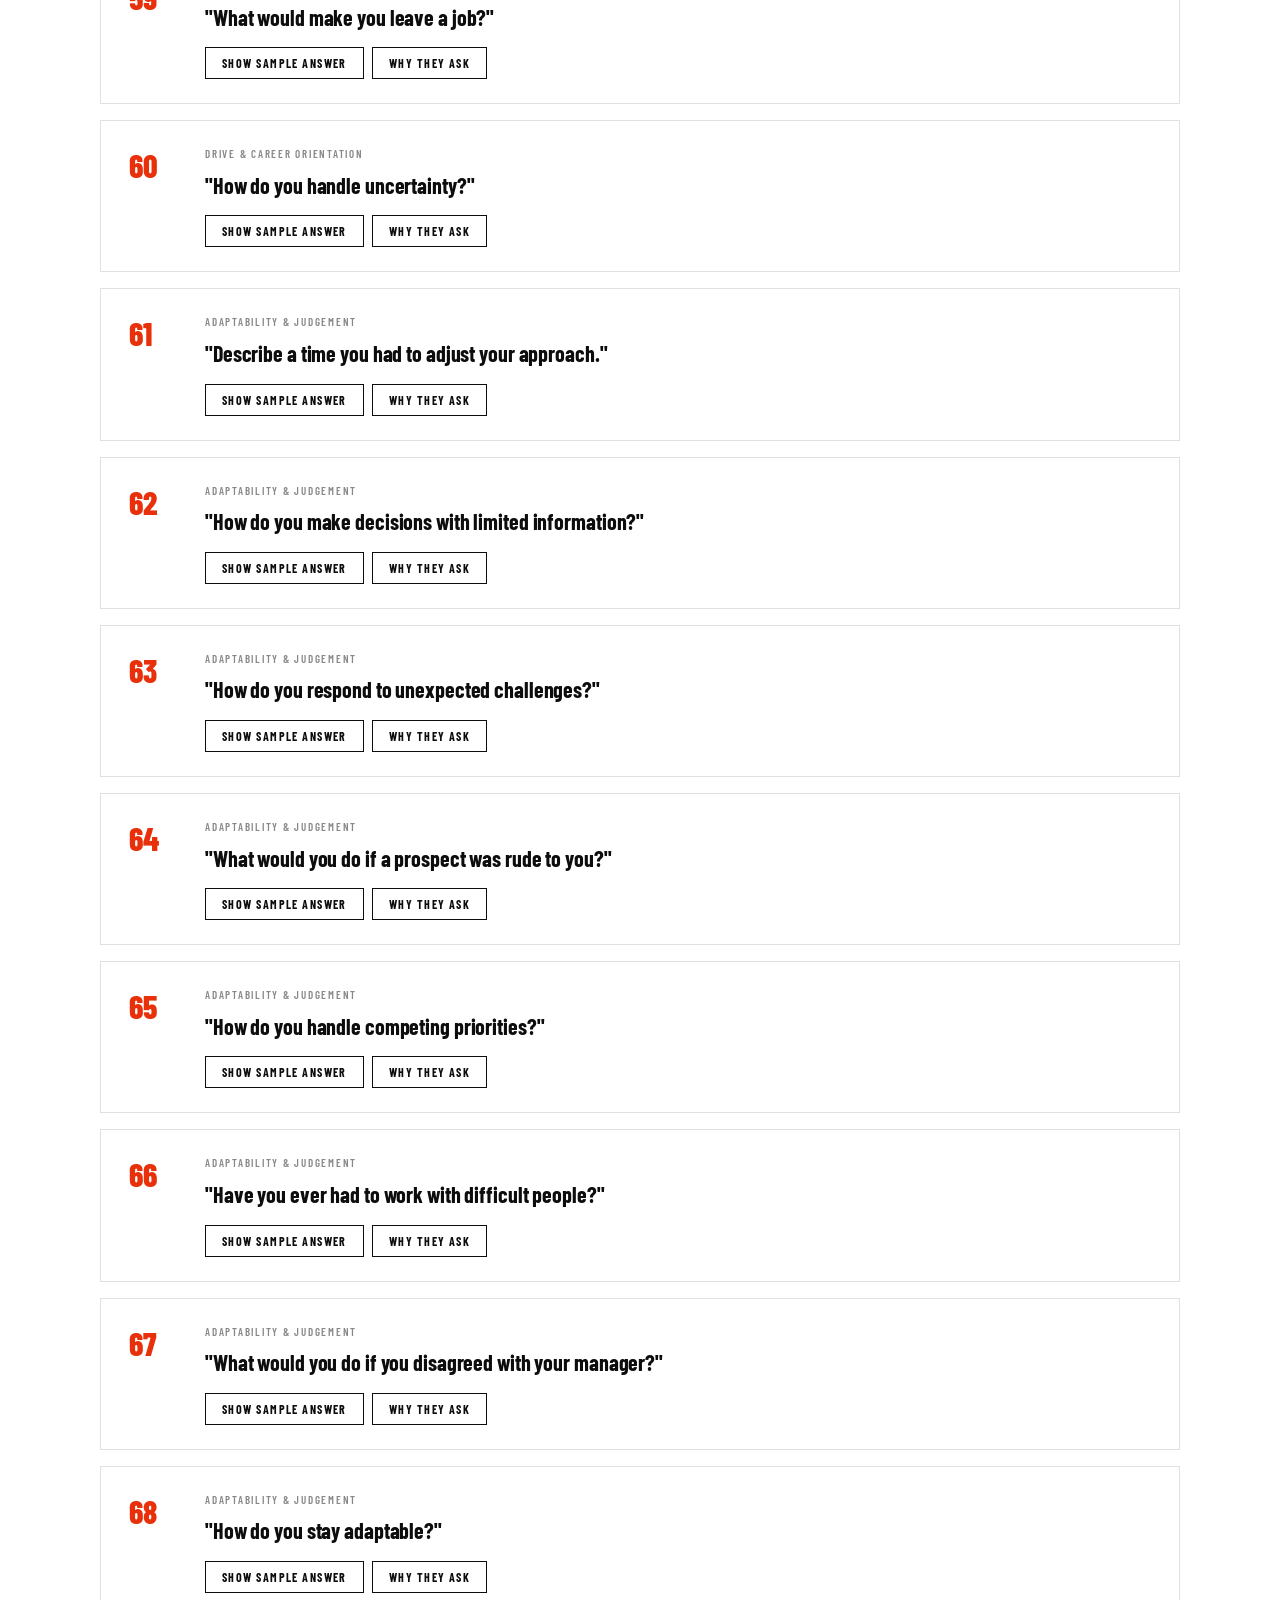
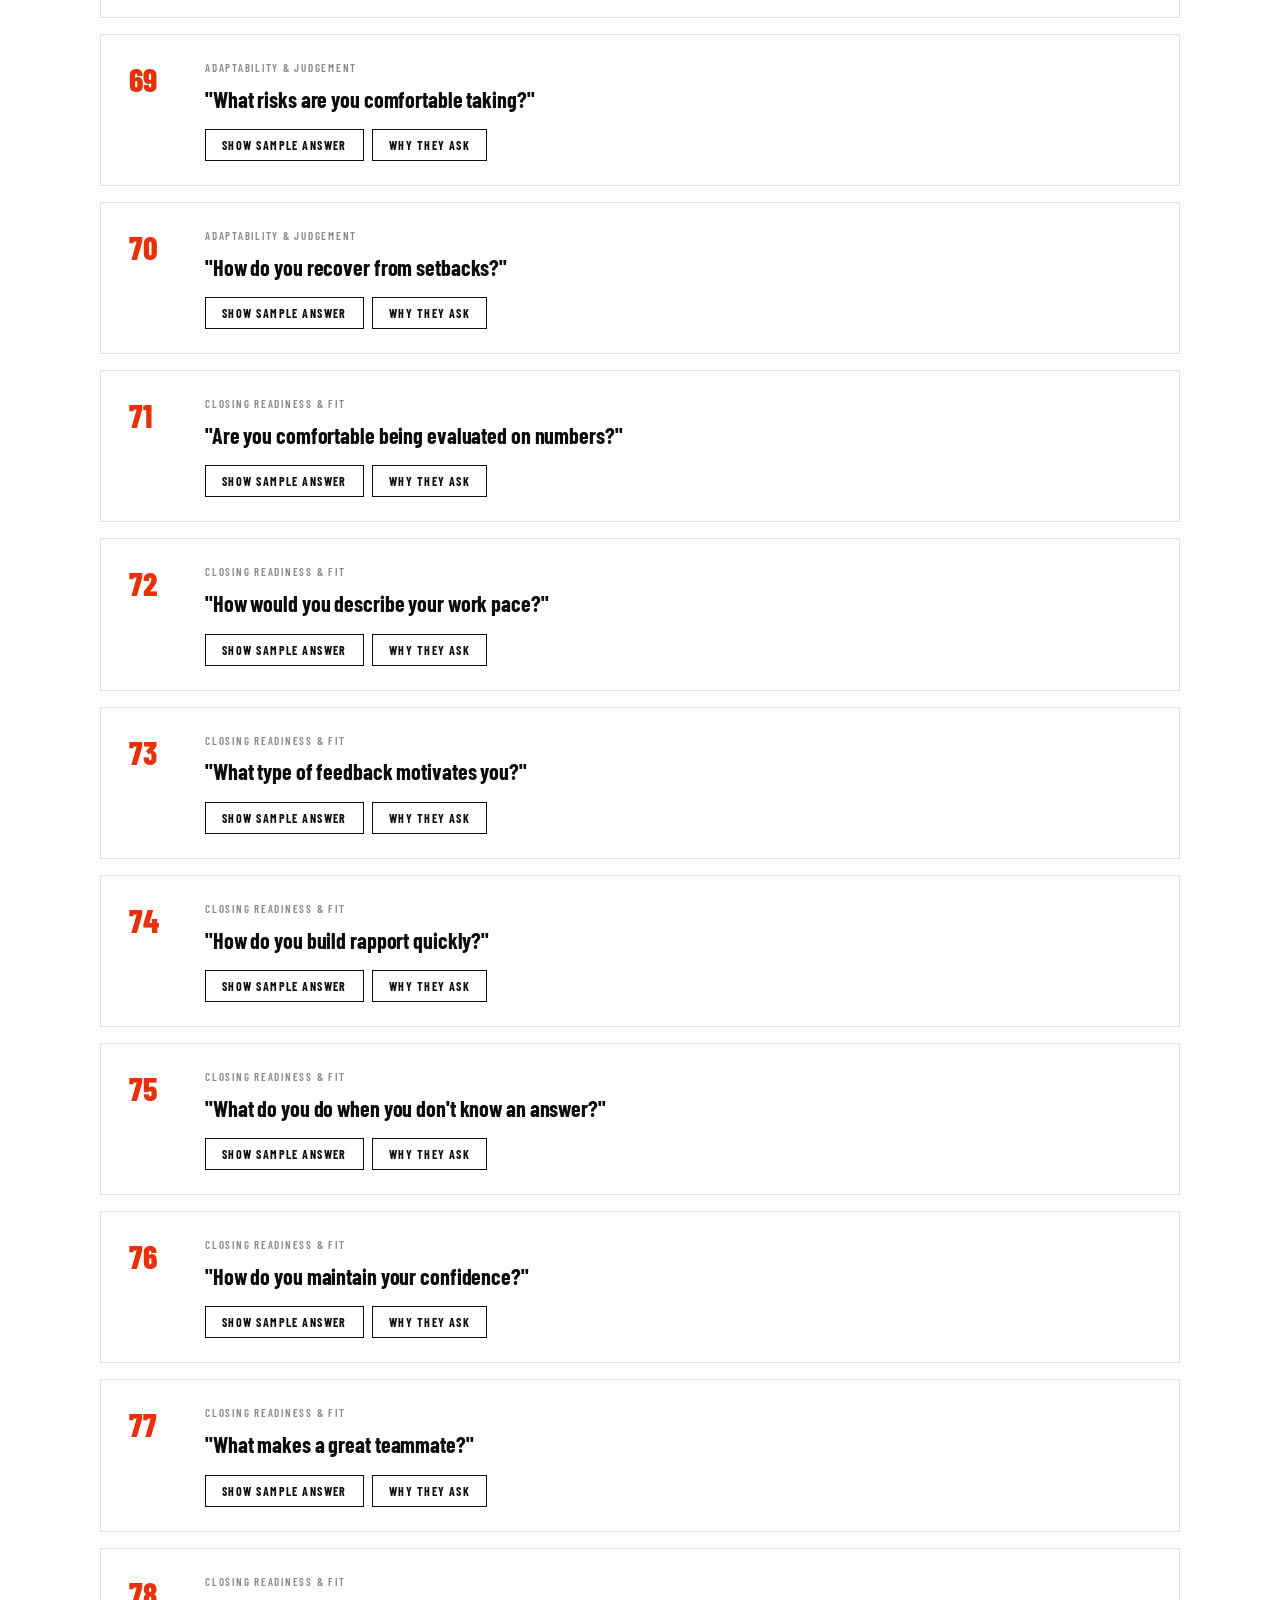
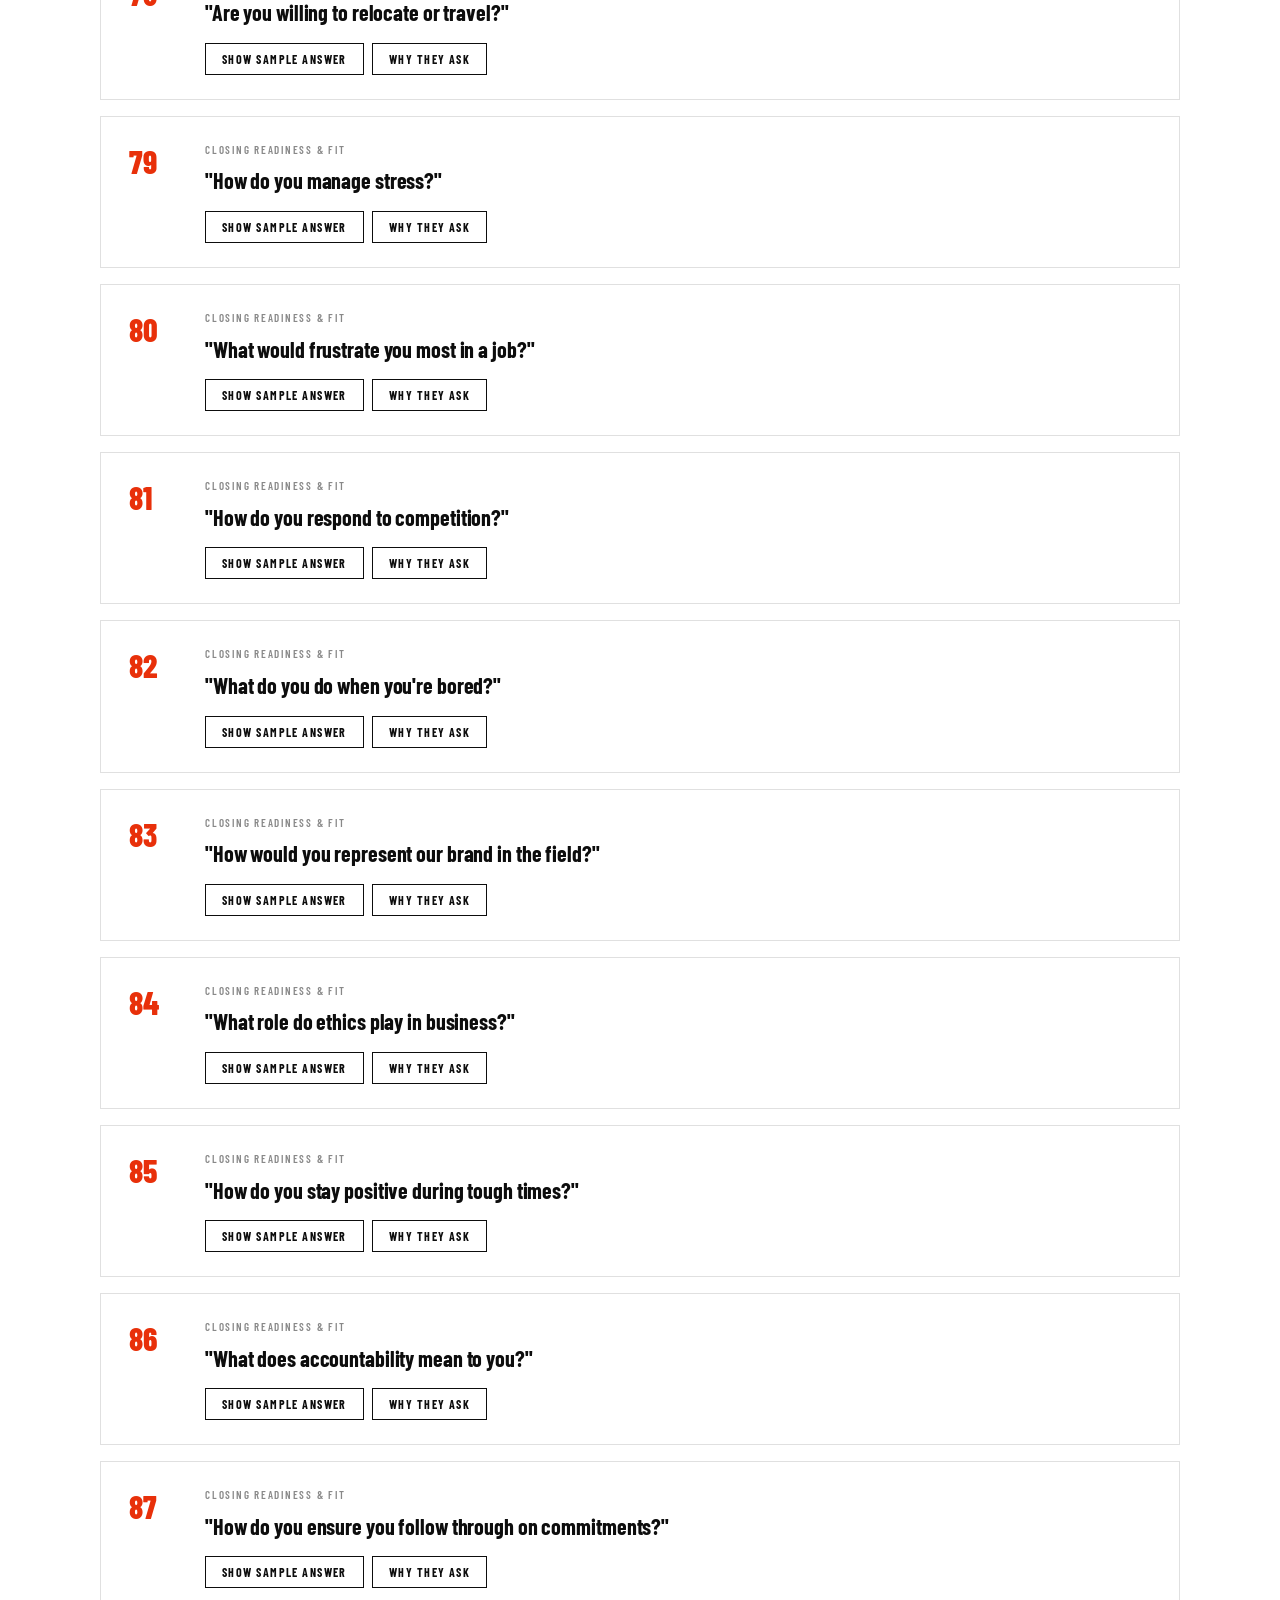
<file: prep-questions.html>
<!DOCTYPE html>
<html lang="en">
<head>
  <meta charset="UTF-8">
  <meta name="viewport" content="width=device-width, initial-scale=1.0">
  <title>100 Sales Interview Questions — Prep Like a Pro</title>
  <meta name="description" content="100 real sales interview questions with sample answers and the reasoning behind each one. Practice the way you'll be tested. From Now Hiring Salespeople by Steve Richey.">
  <link rel="preconnect" href="https://fonts.googleapis.com">
  <link rel="preconnect" href="https://fonts.gstatic.com" crossorigin>
  <link href="https://fonts.googleapis.com/css2?family=Barlow+Condensed:wght@400;500;600;700;800&family=Inter:wght@400;500;600;700&display=swap" rel="stylesheet">
  <link rel="stylesheet" href="css/styles.css">
  <style>
    /* Page-specific styles */
    .decoder-strip {
      background: var(--color-black);
      color: var(--color-white);
      padding: 56px var(--section-pad-x);
    }
    .decoder-strip .h2 { color: var(--color-white); }
    .decoder-strip p { color: var(--color-grey-500); }
    .decoder-steps {
      display: grid;
      grid-template-columns: repeat(5, 1fr);
      gap: 1px;
      background: #333;
      border: 1px solid #333;
      margin-top: 32px;
    }
    .decoder-step {
      background: var(--color-black);
      padding: 24px 16px;
      text-align: center;
    }
    .decoder-step-letter {
      font-family: var(--font-display);
      font-weight: 800;
      font-size: 56px;
      line-height: 1;
      color: var(--color-orange);
    }
    .decoder-step-label {
      font-family: var(--font-display);
      font-weight: 700;
      font-size: 14px;
      letter-spacing: 0.06em;
      text-transform: uppercase;
      color: var(--color-white);
      margin-top: 12px;
    }

    /* Sticky filter bar */
    .filter-section {
      position: sticky;
      top: 64px;
      z-index: 50;
      background: var(--color-white);
      border-bottom: 1px solid var(--color-grey-300);
      padding: 16px var(--section-pad-x);
    }
    .filter-inner {
      max-width: var(--max-width);
      margin: 0 auto;
      display: flex;
      flex-wrap: wrap;
      gap: 8px;
      align-items: center;
    }
    .filter-label {
      font-family: var(--font-display);
      font-weight: 600;
      font-size: 12px;
      letter-spacing: 0.16em;
      text-transform: uppercase;
      color: var(--color-grey-500);
      margin-right: 4px;
    }
    .filter-btn {
      font-family: var(--font-display);
      font-weight: 600;
      font-size: 12px;
      letter-spacing: 0.08em;
      text-transform: uppercase;
      padding: 8px 14px;
      border: 1px solid var(--color-grey-300);
      border-radius: 0;
      background: var(--color-white);
      color: var(--color-black);
      cursor: pointer;
      transition: background 0.12s ease, color 0.12s ease, border-color 0.12s ease;
    }
    .filter-btn:hover { border-color: var(--color-black); }
    .filter-btn.is-active {
      background: var(--color-black);
      color: var(--color-white);
      border-color: var(--color-black);
    }
    .filter-count {
      margin-left: auto;
      font-family: var(--font-body);
      font-size: 13px;
      color: var(--color-grey-500);
    }

    /* Question cards */
    .questions-section { padding: 48px var(--section-pad-x); }
    .questions-list {
      max-width: var(--max-width);
      margin: 0 auto;
      display: flex;
      flex-direction: column;
      gap: 16px;
    }
    .qc {
      border: 1px solid var(--color-grey-300);
      background: var(--color-white);
      padding: 24px 28px;
      display: grid;
      grid-template-columns: 56px 1fr;
      gap: 20px;
      align-items: start;
    }
    .qc.is-hidden { display: none; }
    .qc-num {
      font-family: var(--font-display);
      font-weight: 800;
      font-size: 32px;
      color: var(--color-orange);
      line-height: 1;
      padding-top: 4px;
    }
    .qc-body { min-width: 0; }
    .qc-cat {
      font-family: var(--font-display);
      font-weight: 600;
      font-size: 11px;
      letter-spacing: 0.16em;
      text-transform: uppercase;
      color: var(--color-grey-500);
      margin-bottom: 8px;
    }
    .qc-q {
      font-family: var(--font-display);
      font-weight: 700;
      font-size: 22px;
      line-height: 1.25;
      color: var(--color-black);
      letter-spacing: -0.005em;
    }
    .qc-actions {
      display: flex;
      flex-wrap: wrap;
      gap: 8px;
      margin-top: 16px;
    }
    .qc-toggle {
      font-family: var(--font-display);
      font-weight: 700;
      font-size: 12px;
      letter-spacing: 0.12em;
      text-transform: uppercase;
      padding: 8px 16px;
      border: 1px solid var(--color-black);
      background: var(--color-white);
      color: var(--color-black);
      border-radius: 0;
      cursor: pointer;
      transition: background 0.12s ease, color 0.12s ease;
    }
    .qc-toggle:hover { background: var(--color-grey-100); }
    .qc-toggle.is-open {
      background: var(--color-black);
      color: var(--color-white);
    }
    .qc-reveal {
      display: none;
      margin-top: 16px;
      border-left: 4px solid var(--color-orange);
      background: var(--color-grey-100);
      padding: 16px 20px;
    }
    .qc-reveal.is-open { display: block; }
    .qc-reveal-label {
      font-family: var(--font-display);
      font-weight: 600;
      font-size: 11px;
      letter-spacing: 0.16em;
      text-transform: uppercase;
      color: var(--color-orange);
      margin-bottom: 8px;
    }
    .qc-reveal-text {
      font-family: var(--font-body);
      font-size: 16px;
      line-height: 1.7;
      color: var(--color-grey-600);
    }
    .qc-reveal-text strong { color: var(--color-black); }

    .empty-state {
      max-width: var(--max-width);
      margin: 48px auto;
      text-align: center;
      padding: 48px;
      border: 1px solid var(--color-grey-300);
      color: var(--color-grey-500);
    }

    @media (max-width: 720px) {
      .decoder-steps { grid-template-columns: repeat(5, 1fr); gap: 1px; }
      .decoder-step { padding: 16px 6px; }
      .decoder-step-letter { font-size: 36px; }
      .decoder-step-label { font-size: 11px; }
      .qc { grid-template-columns: 40px 1fr; gap: 12px; padding: 18px 18px; }
      .qc-num { font-size: 24px; }
      .qc-q { font-size: 18px; }
      .filter-section { padding: 12px var(--section-pad-x); top: 64px; }
      .filter-count { width: 100%; margin-left: 0; margin-top: 4px; }
    }
  </style>
</head>
<body>

  <!-- ========== Nav ========== -->
  <nav class="nav" style="position:sticky;top:0;z-index:100;background:#FFFFFF;border-bottom:1px solid #E0E0E0;height:64px;display:flex;align-items:center;padding:0 48px;">
    <div class="nav-inner">
      <a href="index.html" class="nav-brand">Now Hiring Salespeople</a>
      <button class="nav-toggle" aria-expanded="false" aria-label="Toggle navigation">Menu</button>
      <ul class="nav-links">
        <li><a href="index.html">The Book</a></li>
        <li><a href="prep.html">Prep Like a Pro</a></li>
        <li><a href="hire-right.html">Hire Right</a></li>
        <li><a href="speaking.html">Speaking</a></li>
        <li><a href="about.html">About</a></li>
        <li><a href="index.html#order" class="btn btn-cta" style="padding:10px 20px;font-size:12px;">Preorder the Book</a></li>
      </ul>
    </div>
  </nav>

  <!-- ========== Hero ========== -->
  <section class="hero">
    <div class="hero-grid" style="grid-template-columns:1fr;">
      <div>
        <span style="display:inline-block;background:#E8300A;color:#fff;font-family:'Barlow Condensed',sans-serif;font-weight:700;font-size:13px;padding:6px 14px;letter-spacing:0.18em;text-transform:uppercase;margin-bottom:20px;">Bonus · Web Exclusive</span>
        <p class="eyebrow">100 Questions Between You and the Offer</p>
        <h1 class="hero-title">Practice<br>Like You Mean It.</h1>
        <p class="hero-subtitle">Every question on this page is one a sales hiring manager actually asks. Read it. Answer out loud. Then reveal the sample answer and the reasoning behind why they're asking. The reps who land the offer aren't more talented — they're more prepared.</p>
        <p class="body mt-6" style="color:#888;font-size:15px;">A free companion tool to <em>Now Hiring Salespeople</em>. Available only here — not in the book.</p>
      </div>
    </div>
  </section>

  <!-- ========== Decoder Framework Strip ========== -->
  <section class="decoder-strip">
    <div class="section-inner">
      <p class="eyebrow">The Decoder Framework</p>
      <h2 class="h2">Every Question Has Layers. Answer Them All.</h2>
      <p class="body-large mt-6" style="color:#888;max-width:680px;">Most candidates answer the question that was asked. The candidates who get the offer answer the problem the manager is trying to solve. Run every answer through this five-step pattern.</p>
      <div class="decoder-steps">
        <div class="decoder-step">
          <div class="decoder-step-letter">D</div>
          <div class="decoder-step-label">Decode</div>
        </div>
        <div class="decoder-step">
          <div class="decoder-step-letter">R</div>
          <div class="decoder-step-label">Reframe</div>
        </div>
        <div class="decoder-step">
          <div class="decoder-step-letter">A</div>
          <div class="decoder-step-label">Answer</div>
        </div>
        <div class="decoder-step">
          <div class="decoder-step-letter">P</div>
          <div class="decoder-step-label">Prove</div>
        </div>
        <div class="decoder-step">
          <div class="decoder-step-letter">C</div>
          <div class="decoder-step-label">Close</div>
        </div>
      </div>
    </div>
  </section>

  <!-- ========== Filter bar ========== -->
  <section class="filter-section" id="filters">
    <div class="filter-inner">
      <span class="filter-label">Filter:</span>
      <button class="filter-btn is-active" data-filter="all">All</button>
      <button class="filter-btn" data-filter="general">General</button>
      <button class="filter-btn" data-filter="prospecting">Prospecting</button>
      <button class="filter-btn" data-filter="ethic">Work Ethic</button>
      <button class="filter-btn" data-filter="coaching">Coachability</button>
      <button class="filter-btn" data-filter="professional">Professionalism</button>
      <button class="filter-btn" data-filter="drive">Drive</button>
      <button class="filter-btn" data-filter="adaptability">Adaptability</button>
      <button class="filter-btn" data-filter="closing">Closing</button>
      <span class="filter-count" id="filter-count">100 questions</span>
    </div>
  </section>

  <!-- ========== Questions list ========== -->
  <section class="questions-section">
    <div class="questions-list" id="questions-list"><!-- populated by JS --></div>
    <div class="empty-state" id="empty-state" style="display:none;">No questions in that category.</div>
  </section>

  <!-- ========== End CTA ========== -->
  <section class="section section-grey">
    <div class="section-inner text-center">
      <p class="eyebrow">Want the Whole Playbook?</p>
      <h2 class="h2">The Book Goes Deeper Than the Practice Tool.</h2>
      <p class="body-large mt-6" style="max-width:640px;margin-left:auto;margin-right:auto;">The Decoder Framework, the five hiring manager personas, the closing patterns, and the 90-day plan for after you get the job — all in <em>Now Hiring Salespeople</em>.</p>
      <div class="btn-row" style="justify-content:center;margin-top:32px;">
        <a href="index.html#order" class="btn btn-cta">Preorder the Book</a>
        <a href="index.html" class="btn btn-secondary">Read More About It</a>
      </div>
    </div>
  </section>

  <!-- ========== Footer ========== -->
  <footer class="footer">
    <div class="footer-inner">
      <div>
        <div class="footer-brand">Now Hiring Salespeople</div>
        <a href="https://www.linkedin.com/company/nowhiringsalespeople/" target="_blank" rel="noopener noreferrer" style="display:inline-block;margin-top:6px;font-family:'Inter',sans-serif;font-size:13px;color:#888;text-decoration:none;">Follow on LinkedIn →</a>
      </div>
      <ul class="footer-links">
        <li><a href="index.html">The Book</a></li>
        <li><a href="prep.html">Prep</a></li>
        <li><a href="hire-right.html">Hire Right</a></li>
        <li><a href="speaking.html">Speaking</a></li>
        <li><a href="about.html">About</a></li>
      </ul>
      <div class="footer-copy">© 2026 Steve Richey. All rights reserved.</div>
    </div>
  </footer>

  <script src="js/site.js"></script>
  <script>
    // ========== 100 Questions Data ==========
    const CATEGORIES = {
      general: 'General',
      prospecting: 'Prospecting & Activity',
      ethic: 'Work Ethic & Discipline',
      coaching: 'Learning & Coachability',
      professional: 'Professionalism & Reliability',
      drive: 'Drive & Career Orientation',
      adaptability: 'Adaptability & Judgement',
      closing: 'Closing Readiness & Fit'
    };

    const QUESTIONS = [
      // General (1-10)
      { c: 'general', q: `"What made you apply for an outside sales role specifically?"`, a: `I like roles where effort directly impacts results. Outside sales seems performance driven, competitive, and people focused, which fits how I work best.`, w: `Managers want to confirm motivation for commission based sales and your ability to thrive in self directed work.` },
      { c: 'general', q: `"Tell me about a time you had to initiate something without being told."`, a: `In college, I created a group study schedule before exams because no one else stepped up. It improved participation and test results.`, w: `They are trying to determine if you are a self starter, which is critical to sales.` },
      { c: 'general', q: `"How do you feel about spending most of your day on your own?"`, a: `I'm comfortable working independently as long as I know the expectations and goals.`, w: `Outside reps are often unsupervised. They have to trust you to go do the work without holding your hand.` },
      { c: 'general', q: `"What does 'hard work' look like to you?"`, a: `To me, hard work is the consistent effort even when results aren't immediate. It's about doing the activity needed to succeed.`, w: `Sales success is completely dependent on sales activity and your willingness to put in the work.` },
      { c: 'general', q: `"Have you ever had a job that required persistence?"`, a: `During a volunteer fundraising campaign, we had to contact many potential donors, and most didn't respond right away. I kept following up respectfully and stayed committed to the goal. That persistence helped us reach our target and taught me the importance of consistent effort.`, w: `Persistence predicts prospecting success.` },
      { c: 'general', q: `"What motivates you more, recognition or money?"`, a: `Both matter, but money would be the biggest motivator.`, w: `They are trying to determine if there's alignment between your goals and their incentives.` },
      { c: 'general', q: `"Describe a time you handled rejection."`, a: `The first time I applied for a leadership position I didn't get it. I asked for feedback, worked my tail off, and then reapplied the next semester successfully.`, w: `Are you resilient enough to stick with things even after an initial rejection?` },
      { c: 'general', q: `"How competitive are you?"`, a: `Very. I enjoy being measured against others and improving against benchmarks.`, w: `Sales as a whole is built on competition. You need to be competitive to thrive in sales. That competitive drive doesn't need to be external — some great salespeople are internally driven by competing against their own numbers — but you still have to be a competitor.` },
      { c: 'general', q: `"What kind of environment helps you perform best?"`, a: `Clear goals, accountability, and the ability to control outcomes through effort.`, w: `This is a consistency question to see if you're still aligned with a culture driven by performance.` },
      { c: 'general', q: `"What do you know about our company?"`, a: `You provide B2B services that help businesses operate more efficiently, and growth depends on new customer acquisition and strong service relationships to retain business.`, w: `They are checking to see if you are prepared for this interview and have done your research. It's an indicator that you'll prepare for your meetings with prospects.` },

      // Prospecting & Activity Tolerance (11-20)
      { c: 'prospecting', q: `"How comfortable are you starting conversations with strangers?"`, a: `Very comfortable. I see it as an opportunity to learn and connect.`, w: `They are going to ask you to do a large number of cold calls — you have to be comfortable talking to strangers.` },
      { c: 'prospecting', q: `"Have you ever had to sell an idea?"`, a: `I convinced classmates to join a volunteer event by explaining what was in it for them and how it would impact their resume and the benefits of serving the particular organization.`, w: `Everyone sells something, but salespeople know when they are selling. Even without sales experience, you've sold ideas — you just have to realize it.` },
      { c: 'prospecting', q: `"How would you approach a business owner who seems busy?"`, a: `I'd be respectful, concise, and ask if now was a good time to connect or if a later time would work for them.`, w: `Do you understand how to conduct yourself like a professional?` },
      { c: 'prospecting', q: `"What would you do if someone said, 'Not interested'?"`, a: `I'd acknowledge it politely and ask if there was a better time, or a reason our conversation wasn't relevant to them.`, w: `They are trying to get an idea of what your objection-handling instincts are.` },
      { c: 'prospecting', q: `"How do you handle uncomfortable situations?"`, a: `I stay calm, listen, and focus on what people are really saying. That usually helps take the uncomfortable out of the situation, at least on my end.`, w: `Sales conversations can be tough. Staying calm under pressure shows you can handle the stress.` },
      { c: 'prospecting', q: `"Would you be willing to make 20 to 40 (or 50 to 100 for inside sales) outreach attempts per day?"`, a: `Yes. I completely understand that activity is what's going to drive opportunity.`, w: `They want to know if you understand what you're signing up for and whether you're willing to handle the volume it takes to be successful.` },
      { c: 'prospecting', q: `"What would you do if you had a slow day with no meetings?"`, a: `I'd prospect like crazy to fill my funnel and follow up with other deals in my pipeline.`, w: `This is another check on your ability to manage yourself and your time.` },
      { c: 'prospecting', q: `"How would you prepare for a day of client visits?"`, a: `I'd plan my schedule, work through my CRM notes, research the prospect in more detail, and set objectives for each meeting.`, w: `They want to know if you have an instinct for what it takes to be successful and whether you can organize your thoughts quickly.` },
      { c: 'prospecting', q: `"Are you comfortable walking into businesses unannounced?"`, a: `Yes, I have no problem with that at all.`, w: `They don't want to hear that you need to be ready to go cold call. Don't talk about "when I'm trained" — they want to know if the answer is yes. Any other answer sounds like a no.` },
      { c: 'prospecting', q: `"What would success in your first year look like?"`, a: `Success would look like my ability to learn quickly, hit targets, and continuously build my pipeline.`, w: `They want to know that your goals aren't just "get a job" but to thrive in the role they are offering. They're looking to see if you understand what success looks like.` },

      // Work Ethic & Discipline (21-30)
      { c: 'ethic', q: `"Describe a time you had to stick to a schedule."`, a: `Balancing classes, activities, and working my way through school taught me strict time management.`, w: `Outside sales reps must be violently protective of their time. Prospecting, follow up, meetings, phone blocks, one-on-ones, and managing a territory require you to be disciplined.` },
      { c: 'ethic', q: `"How do you prioritize your tasks?"`, a: `I've learned to focus on high-impact activities first and then prioritize my work accordingly.`, w: `Revenue activities should always come first — they want to see if you understand that.` },
      { c: 'ethic', q: `"Are you willing to work outside of normal hours?"`, a: `Yes — especially if it supports results.`, w: `They aren't asking if you will, they are asking if you're willing. Be aware though: customer schedules and service team schedules fluctuate heavily, and your schedule will have to as well.` },
      { c: 'ethic', q: `"What would you do if you were behind your goals?"`, a: `I'd increase activity and seek feedback. Preferably I'd get time in the field with a manager as soon as possible so they can diagnose and I can adjust.`, w: `They want to know that you default to action and seek coaching. Owning your problem is one thing, but being willing to ask for help buys you time and consideration.` },
      { c: 'ethic', q: `"How do you stay organized?"`, a: `I use lists to prioritize, calendars to keep it straight, and I plan my day ahead of time so there's no lag in executing my goals for the day.`, w: `They are checking to see if you already have structure and discipline in place.` },
      { c: 'ethic', q: `"Describe a time when you met a tough deadline."`, a: `During my final semester, my team had a major capstone project due that counted for nearly half our grade. About two weeks before the deadline, one team member dropped the class, leaving us behind schedule. I took the initiative to reorganize the workload, created a shared timeline with daily checkpoints, and volunteered to handle the most time-sensitive portion of the project. I also scheduled evening check-ins to keep everyone accountable and solve problems as they surfaced. We finished a full day early, delivered one of the strongest presentations, and received an A. That taught me how to stay calm under pressure, prioritize what matters most, and keep a team focused when time is tight.`, w: `They are asking if you can execute under the pressure of the role.` },
      { c: 'ethic', q: `"What habits help you succeed?"`, a: `The number one habit that's helped me succeed is consistency. Just showing up. Once I got that down it helped me be more prepared and follow through.`, w: `Predictable behaviours win the day in sales — they want to know what your predictable behaviours are.` },
      { c: 'ethic', q: `"How do you handle multiple responsibilities?"`, a: `The best way that works for me is to break them down into manageable tasks and then prioritize them accordingly.`, w: `The amount of things you have to juggle as a sales rep can overwhelm salespeople if they don't know how to digest the work. They want to know you aren't going to be overwhelmed.` },
      { c: 'ethic', q: `"Do you prefer structure or flexibility?"`, a: `I like structure when it comes to goals and measurables, but I really enjoy the flexibility in how things get executed. I want to know how to win, but I like the freedom of going outside the box.`, w: `You will never be given more freedom in a role than as an outside salesperson. They want to understand if you can balance the freedom and still keep your goals and metrics in front of you.` },
      { c: 'ethic', q: `"How do you stay focused without supervision?"`, a: `Regardless of the degree of supervision, there are still so many things to track when it comes to progress against goals.`, w: `This is a consistency question to see if you answer similarly about supervision. They want to know they can trust you to be out in the field and stay on task.` },

      // Learning & Coachability (31-40)
      { c: 'coaching', q: `"How do you handle feedback?"`, a: `My goal is to get better. I don't have an ego tied to what or how I'm doing. I want to know the best way to accomplish the tasks to help me reach my goals.`, w: `Coachability is huge for new hires. It's one of the greatest assets you can bring to a team when you're just getting started. They aren't paying for your opinion — they're paying you to learn.` },
      { c: 'coaching', q: `"Tell me about something new you learned recently."`, a: `Lately I've started learning more about how professional salespeople structure discovery conversations. I listened to sales podcasts and watched videos on asking open-ended questions that uncover real business problems instead of jumping straight into a pitch. It showed me that selling is less about talking and more about understanding, which is something I'm continuing to work on.`, w: `They want to know if you have a growth mindset and are working on getting better. Curious people make great salespeople and coaches love curious reps.` },
      { c: 'coaching', q: `"How do you learn best?"`, a: `I learn by practicing, doing, studying, and getting feedback.`, w: `So many people say "I learn by doing," but a sales manager has no idea how long you have to do things to learn something. Cutting out feedback, practicing, or other resources says you just want to do it by yourself. That's a rep saying they don't need coaching.` },
      { c: 'coaching', q: `"What skills are you currently working on?"`, a: `I'm always working on being a more effective communicator, but the one I'm trying to work on more now is my business knowledge. If I can think like a business owner I can better understand their perspective and ask better questions. I am trying to learn how to make better business cases to make decisions easier.`, w: `No one wants to coach someone who thinks they are a completed product. Sales leaders are looking for people who are always trying to make themselves better.` },
      { c: 'coaching', q: `"How do you respond when corrected?"`, a: `My ego isn't tied to the "how" I get things done. It's tied to being the best. Ego only stands in the way of that.`, w: `This is another ego check to see if your ego is bigger than reaching the goal, or whether you're willing to be adaptable in order to succeed.` },
      { c: 'coaching', q: `"Describe a time you improved after failing."`, a: `During my sophomore year, I did poorly on the first major exam in a finance class — well below the class average. It was obvious my approach didn't work, and I wasn't going to let myself fail. I met with my professor to understand exactly what I was doing wrong. I realized I wasn't applying the concepts, I was memorizing them. I changed my approach to a study group, which forced me to work through problems out loud and teach others — which forced me to really understand them. On the very next test I scored 20 points higher and finished the course with a strong grade. I learned that when something isn't working, seek feedback and adjust quickly.`, w: `This is an ownership question. They want to see if you blame others or take ownership and seek answers. Own the mistake AND the process to finding the solution.` },
      { c: 'coaching', q: `"Are you open to role-playing sales scenarios?"`, a: `Yes. I'm on board with anything that will help me be more effective out in the field. Practice is the best way for me to get better at selling, and I like learning from people who may already know what to say.`, w: `When someone says "role play" salespeople often have a weird reaction. It's just a dated way to say practice. Nobody in sales is good just because they exist — the best reps practice. Be willing.` },
      { c: 'coaching', q: `"What kind of manager helps you succeed?"`, a: `The best managers I've ever worked for set clear expectations and provide feedback on how to reach them. I want to put in the work, but I know coaching will get me there as fast as possible.`, w: `If they are willing to interview someone with no experience, they are willing to coach you. Give them someone willing to be coached.` },
      { c: 'coaching', q: `"How quickly do you adapt to new environments?"`, a: `Very quickly. New environments are very energizing with so much opportunity to learn new things. I like to learn, observe, ask questions, and engage.`, w: `Sales leaders realize you're going to be drinking from a fire hose. They want people who jump in the deep end and are ready to go.` },
      { c: 'coaching', q: `"What would you want to learn first in this role?"`, a: `I'd want to hear from you what's important to be successful. I'd like to have a good idea of what to say while prospecting, how to uncover pain in this role, and then how to close deals.`, w: `Almost every salesperson asked this says "product knowledge." That's not entirely wrong, but almost no one says "how to fill out an agreement." When you say "product knowledge," hiring managers hear, "I need to know things before I take action." Show them you have a default to action AND understand there's a sales process.` },

      // Professionalism & Reliability (41-50)
      { c: 'professional', q: `"How important is punctuality to you?"`, a: `Punctuality is critical. It shows respect and reliability, and it doesn't cost you anything to do for others.`, w: `This is an alignment question to see if you value what they value. It's also an opportunity to show how you'll treat your appointments with prospective customers.` },
      { c: 'professional', q: `"Describe your communication style."`, a: `Clear, adaptable, and focused on understanding the other person first. I try to listen carefully before responding so I can tailor how I speak to what they need, not just what I want to say.`, w: `Strong communication is one of the most important traits Sales Leaders are looking for today. It's the ability to dig into pain, articulate the customer's problems, and close business. Showing that the first thing you do is seek to understand is step one to winning in sales.` },
      { c: 'professional', q: `"How do you prepare for important meetings?"`, a: `I research the people and organization involved so I can understand their goals, challenges, and priorities. I define a clear objective for what I want to accomplish and outline the key points or questions that will move the conversation forward. I also try to anticipate likely questions or concerns so I can respond confidently and keep the meeting focused and productive.`, w: `Preparation is key. Managers don't want people on their team who are "winging it" with prospecting and winning deals.` },
      { c: 'professional', q: `"What does professionalism mean to you?"`, a: `Consistently representing yourself and your organization with integrity, reliability, and respect for others. It includes being prepared, communicating clearly, following through on commitments, and maintaining a positive attitude even in challenging situations. It's about building trust so people feel confident working with you.`, w: `As an outside salesperson your job is essentially the face of the company. They want to know you understand that, and that you know what it takes to be the face of the company.` },
      { c: 'professional', q: `"How would others describe your reliability?"`, a: `Others would describe me as dependable and consistent because I follow through on what I commit to and communicate early if challenges come up. Whether it's meeting deadlines, showing up prepared, or supporting a team, I take responsibility seriously. People know they can count on me to do what I say I'll do.`, w: `They are looking for alignment between your perception and how others perceive you. They are looking for trustworthiness and whether that's a core value you want others to see in you.` },
      { c: 'professional', q: `"Have you ever represented a group or organization?"`, a: `Yes — I've served in roles where I was responsible for communicating with others and upholding the organization's standards. In those situations, I made sure to be professional, prepared, and responsive because my actions reflected on the rest of the team. It taught me the importance of accountability and representing something bigger than myself.`, w: `They want to know if you're confident in a public-facing role, and that you're self-aware enough to understand it's not just you you're representing — it's the company.` },
      { c: 'professional', q: `"How do you build trust quickly?"`, a: `Smiling, being honest, prepared, and respectful is one of the best ways to build trust and rapport quickly with anyone.`, w: `Outside sales is about overcoming immediate objections just because the prospect realized you're a salesperson. It's imperative to build rapport quickly, then turn that rapport into trust so they feel comfortable buying from you.` },
      { c: 'professional', q: `"How do you handle misunderstandings?"`, a: `I try to address misunderstandings quickly. I want to understand and listen to the other person's perspective before responding. My goal is to align facts, restate the original expectations, and agree on next steps so it doesn't happen again. Staying calm and solution focused helps resolve most issues and keeps people trusting you.`, w: `Sales is a misunderstanding minefield. Interviewing managers are looking for your willingness to own the misunderstanding and quickly resolve it. If this is a risk audit, you just communicated that you'll help fix things — not make them worse.` },
      { c: 'professional', q: `"How do you stay professional under stress?"`, a: `By focusing on the priorities I can control and keeping my attention on solutions rather than the pressure itself. Communicating with a calm tone, organized approach, and staying respectful helps me make good decisions under pressure.`, w: `They want to know if you're going to crack under the pressure of the job. These leaders know sales is stressful — they want people who thrive under pressure, not crack.` },
      { c: 'professional', q: `"What would you do if you made a mistake with a client?"`, a: `I've learned that people appreciate when you own your mistakes, so I would take responsibility immediately. Then I would communicate and apologize without making excuses. After that I would focus on correcting the issue as quickly as possible and doing everything I can so it doesn't happen again.`, w: `They are checking your integrity and willingness to own a mistake — even if it wasn't your mistake. Sales and service leaders are often putting out fires made by reps who over promise and under deliver.` },

      // Drive & Career Orientation (51-60)
      { c: 'drive', q: `"Where do you see yourself in five years?"`, a: `As a high performer who has deep expertise in the role and consistently delivers strong results. I'd also like to be someone the team can rely on — potentially mentoring others or growing into a leadership position as I earn that responsibility.`, w: `Sales leaders appreciate someone whose desire is to put in the time and be great. Leadership opportunities may come sooner than five years, but they want someone who wants to put in the time to master the craft.` },
      { c: 'drive', q: `"Why start your career in sales?"`, a: `I see starting in sales as critical to business skills like communication, problem solving, resilience, and accountability — all while directly impacting results. I'm also motivated by a performance-based environment where effort and improvement are compensated and recognized.`, w: `Expect a lot of "temperature checks" on why you want this job. Sales leaders want to know you are making this choice intentionally and it's not a fallback. People with a strong "Why" are more likely to stick with it.` },
      { c: 'drive', q: `"What does success mean to you?"`, a: `Constantly achieving goals while growing and improving. Right now, as I start my career, it's more than just results — it's developing the skills, discipline, and impact that will allow me to perform at a high level through the rest of my career.`, w: `Sales leaders ask this because they're looking to hear your "Why." A paycheck doesn't get you to execute every day — a purpose does.` },
      { c: 'drive', q: `"How important is advancement to you?"`, a: `Very important. I want to continue to grow, take on more responsibility, and contribute at a higher level in any role. I've always been motivated to earn that progress because I see growth in roles as much of a scorecard as I do compensation.`, w: `This question looks at your ambition. Aligning with the understanding that growth is earned makes you a culture fit.` },
      { c: 'drive', q: `"What are you most proud of?"`, a: `Pick one example that aligns with what they're looking for: coachability, effort, competitiveness, perseverance. End with the reason you accomplished it — staying disciplined and committed over time.`, w: `Questions like this get asked when they are looking for personal stories that define your internal monologue. They want to know that the voice in your head is always telling you that you can do anything you set your mind to.` },
      { c: 'drive', q: `"What drives you to improve?"`, a: `I really want to reach my full potential and perform at a high level. I'm also very driven by competition with others and myself. I like seeing measurable progress over time.`, w: `Every manager wants to know what motivates you. An answer that reflects almost every sales culture signals alignment with your drive and their culture.` },
      { c: 'drive', q: `"How do you measure personal success?"`, a: `Around the goals that I set for myself and the progress I'm making toward achieving them. I like sales as a career because it will compensate me more for achieving those goals.`, w: `This question is about your mindset. They are looking for a performance driven mindset. Highlighting that you have goals — and that money is part of that — aligns perfectly with the incentive they are offering.` },
      { c: 'drive', q: `"What excites you about business?"`, a: `Strategically solving problems, learning how to be great at sales, and all of the opportunities those two things provide for growing in my career and earning potential.`, w: `Another check-in to see if this is what you want to do and why. Interest and curiosity drive people to engage in their work.` },
      { c: 'drive', q: `"What would make you leave a job?"`, a: `I'm looking for a role where I can grow, contribute, and earn additional money based on the results of my effort. I would only consider leaving a job if there was a sustained lack of development opportunities or a clear misalignment that prevented me from performing at my best.`, w: `Most managers want to know why you would leave. They are determining their return on investment of time, effort, and energy to bring you up to speed. They don't want to do that and have you walk out the door at the first offer for better base pay.` },
      { c: 'drive', q: `"How do you handle uncertainty?"`, a: `I focus on what I can control. I try to break challenges into clear, manageable steps. When things are uncertain I stay proactive, ask questions, and keep a positive mindset. That keeps me moving forward even when all the details aren't fully defined.`, w: `You're about to drink from a fire hose for the foreseeable future. They want to know you're tough enough to endure the uncertainty and stick with the job.` },

      // Adaptability & Judgement (61-70)
      { c: 'adaptability', q: `"Describe a time you had to adjust your approach."`, a: `I was trying to raise money for an organization I volunteered for in college. What I was doing wasn't working. I went to another volunteer who was crushing it and asked them what they were doing. I adjusted my script to be more like theirs, and it worked. I learned that there's no need for me to have an ego when it comes to winning.`, w: `They are looking for flexibility and to see if you're willing to pivot after poor results. Salespeople unwilling to adapt and change are often salespeople looking for their next job.` },
      { c: 'adaptability', q: `"How do you make decisions with limited information?"`, a: `I gather as much information as I can, consider risks, and rely on those around me so I can choose the best way to keep moving forward. I stay flexible so I can measure results and adjust as quickly as more information is available.`, w: `They know you aren't going to know everything out of the gate. Their goal is to get you in the field contributing to the team's quota as fast as possible — they want to know if you can handle situations where you don't have all the answers.` },
      { c: 'adaptability', q: `"How do you respond to unexpected challenges?"`, a: `Nothing gets solved by overreacting. I stay calm and try to solve the problem. If I don't know how or can't figure it out quickly, I reach out for help.`, w: `They want to know what your mental map tells you to do when things get tough.` },
      { c: 'adaptability', q: `"What would you do if a prospect was rude to you?"`, a: `I know not everyone has great days, and I try to keep that in mind. I'd remain calm and professional and focus on being respectful. If the conversation doesn't become productive, I would politely disengage but still try to leave the door open for an opportunity to go back later.`, w: `Sales leaders know it's not easy out in the field. Hearing that you have a way to not internalize rejection — and that you would go back — will impress them.` },
      { c: 'adaptability', q: `"How do you handle competing priorities?"`, a: `I had to learn to deal with competing priorities in school. I was working, volunteering, studying, and still trying to enjoy college. I learned that prioritizing by urgency and impact helped me keep what mattered most in front of me.`, w: `Busy salespeople are always handling competing priorities. If you don't know how to handle the work, you have a self-induced ceiling. Great salespeople learn how to scale over time.` },
      { c: 'adaptability', q: `"Have you ever had to work with difficult people?"`, a: `Yes — and I learned to stay focused on staying professional and understanding their perspective. I tried to keep conversations centered around completing the task at hand. That has always helped me keep my working relationships productive.`, w: `This is a drama question. Interpersonal maturity keeps drama to a minimum in a sales culture.` },
      { c: 'adaptability', q: `"What would you do if you disagreed with your manager?"`, a: `Disagreements happen and that's ok. I would respectfully share my perspective and the reasoning behind it, while hearing from their experience and ultimately respecting their final decision. Once a decision is made, I would fully support it and focus on executing successfully.`, w: `Sales leaders want to know if you respect their authority. Some want to earn it, others demand it from the start. Either way, you want them to understand you'll still communicate and respect their authority.` },
      { c: 'adaptability', q: `"How do you stay adaptable?"`, a: `I keep an open mind, seek feedback, and I'm always willing to adjust my approach with changing circumstances. My goal is to stay focused on learning and finding solutions, so if I need to alter course, I can. I'm not so concerned with doing it my way if there's another way that wins.`, w: `They are seeing if you're coachable and willing to change if what you're doing isn't working. Change readiness and adaptability are the traits that make someone coachable.` },
      { c: 'adaptability', q: `"What risks are you comfortable taking?"`, a: `I'm comfortable taking calculated risks as long as the potential benefits outweigh the downsides. I avoid reckless choices, but I'm willing to step outside my comfort zone when it can lead to growth and better results.`, w: `Almost everyone is risk averse, and cold calling isn't easy to just do. The more comfortable you are with taking risks, the more it shows you have the courage to do the work.` },
      { c: 'adaptability', q: `"How do you recover from setbacks?"`, a: `Not everything works out. That's ok. I take time to reflect on why and what I can learn from it. I try to look at things as an experiment instead of seeing it as pass or fail or tied to me personally. The more feedback I get, the faster I can move forward with what works.`, w: `This is a resilience question to see how you'll handle the rejection that goes with the job. Hearing that you're ok with failure — and you don't tie it to yourself personally — clearly communicates you're the right person for the job.` },

      // Closing Readiness & Fit (71-100)
      { c: 'closing', q: `"Are you comfortable being evaluated on numbers?"`, a: `Yes — I actually prefer clear metrics because they take away any guess work. If I know the expectations, I can focus on doing the activities needed to hit them and track my progress. Since I am just starting out, I want to learn the process and scripts so I'm ready to attack that number.`, w: `Outside sales roles are brutally measured. Candidates who don't like quota or the pressure that comes with it will struggle. Communicating that you want to attack that number by learning the skill set will assure the sales manager that you're the right candidate.` },
      { c: 'closing', q: `"How would you describe your work pace?"`, a: `I like staying busy and productive, but I also try to stay organized so speed doesn't stop me from doing things right.`, w: `High-activity roles like outside B2B require sustained output and the ability to keep the chaos to a minimum. They are looking for a controlled default to action while still being able to prioritize.` },
      { c: 'closing', q: `"What type of feedback motivates you?"`, a: `Specific feedback that I can act on immediately. Knowing exactly what to improve helps me get better faster.`, w: `This is a coachability test and an indicator of whether you are growth-oriented. A sales leader will want to make sure you embrace coaching.` },
      { c: 'closing', q: `"How do you build rapport quickly?"`, a: `I learned that being interested is the best way to be interesting. If I focus on asking questions and listening carefully, people love talking about themselves and their business. It's what matters to them, so it matters to me.`, w: `B2B selling takes an ability to connect quickly with people. They want to know if you can move from rapport to strategic rapport in the sales process.` },
      { c: 'closing', q: `"What do you do when you don't know an answer?"`, a: `I'm honest about it. It doesn't make sense to pretend. I've learned that it's ok not to know something as long as you're committed to getting the right information quickly. I'd rather give an answer later than the wrong answer right away.`, w: `This is an integrity question. They have to trust you to reach out when you don't know something. Committing to something you can't do makes you look bad to a customer — but it makes you look worse to your manager when all you had to do was ask.` },
      { c: 'closing', q: `"How do you maintain your confidence?"`, a: `I understand that I'm not able to prepare for everything, but the more things I'm involved in, the quicker I'm going to learn. My confidence isn't tied to outcomes — it's tied to learning and progress.`, w: `In sales you have to be resilient and not ego-based. You will fail too much to let your ego be affected by outcomes. Tying your confidence to effort, preparation, and progress is fundamental to your success.` },
      { c: 'closing', q: `"What makes a great teammate?"`, a: `A great teammate is dependable, communicates openly, and supports shared goals. Great teammates help everyone else perform better.`, w: `This question gets you to describe a great teammate, but it's a good indicator of what kind of teammate you'll be. Sales may be individual, but success depends on the people you surround yourself with.` },
      { c: 'closing', q: `"Are you willing to relocate or travel?"`, a: `Yes — I'm flexible if it supports my career growth and the needs of the role.`, w: `If they see you as someone with the potential to be promoted, those promotions might only be at another location. Now's not the time to get into logistics — just answer the question. (If you're not flexible, be very clear about that and have them define what it might look like.)` },
      { c: 'closing', q: `"How do you manage stress?"`, a: `I work hard to stay organized and focus on the things I can control. Outside of work I enjoy running, hanging out with my friends, and traveling.`, w: `This is a burnout question. They want to know you have the tools to relieve stress and stay engaged.` },
      { c: 'closing', q: `"What would frustrate you most in a job?"`, a: `A lack of clear expectations or growth opportunities. I do best when I know what success looks like and what it takes to achieve it.`, w: `Hiring managers want to make sure your answer doesn't go against the core aspects of the role. In sales, expectations are clearly defined — answering this way fits what they're looking for. The second sentence is a reminder that you're willing to put in the work but need direction to win.` },
      { c: 'closing', q: `"How do you respond to competition?"`, a: `I love competing — it motivates me. Competition with myself and others pushes me to improve and lets me measure myself against high standards.`, w: `Sales culture is built around competition. You don't have to be externally motivated to compete, but sales leaders know that competitive people like to win. They're checking for drive and motivation.` },
      { c: 'closing', q: `"What do you do when you're bored?"`, a: `I am always looking for something to do. I don't like to not be doing something. When I have free time I try to learn something new or make improvements on what I'm already doing.`, w: `Idle reps don't build pipelines. This question can also be used as a consistency check for alignment with other productivity questions previously asked.` },
      { c: 'closing', q: `"How would you represent our brand in the field?"`, a: `As a salesperson for any company, I understand I'll be the face of the company — at least when it comes to first impressions. I would be professional, respectful, and consistent with how I show up.`, w: `Sales leaders are concerned about the company's brand reputation. If this interview is a risk audit, tarnishing a brand is one of the biggest risk challenges you pose. Answer this before it's even asked — by how you carry yourself throughout the interview process.` },
      { c: 'closing', q: `"What role do ethics play in business?"`, a: `Personally and in business, ethics are foundational. Long-term success depends on your trustworthiness, and that trust requires integrity. You can't compromise when it comes to ethics.`, w: `Bad ethics in sales reps create liabilities for managers. Sales managers rely on you to be honest. Taking a hard stance on this shows them how serious you are about not compromising.` },
      { c: 'closing', q: `"How do you stay positive during tough times?"`, a: `I can only control what I can control. I make sure I'm putting in the work required to succeed and reach my goals. I do my best to improve myself by getting feedback and try to work my way out of tough times.`, w: `Tough times don't last, tough salespeople do. Sales cycles are filled with disappointment — they're checking back in to see if you'll answer this consistently.` },
      { c: 'closing', q: `"What does accountability mean to you?"`, a: `I own my actions and the results. I don't make excuses for poor results, and I take responsibility for improving.`, w: `Hiring managers want salespeople who own effort and outcomes. They don't want people on their team who are constantly shifting blame for poor performance.` },
      { c: 'closing', q: `"How do you ensure you follow through on commitments?"`, a: `What was tough for me at first was over-committing. I had to learn to manage my time and the expectations I set for myself with others. I've learned to track tasks carefully and set reminders so nothing falls through the cracks.`, w: `Success in sales happens because of solid follow-up and the ability to not over promise and under deliver. Time and task management are important — they want to see if you understand that.` },
      { c: 'closing', q: `"What would make you successful in this role?"`, a: `I believe success in any role comes from being persistent, giving consistent effort, and a willingness and eagerness to learn.`, w: `Another question about drive and a check for consistency with other answers. When they ask about you and success, it's always about your drive and internal monologue — answer with what it takes to be successful in the position.` },
      { c: 'closing', q: `"How do you handle ambiguity?"`, a: `I move forward with the best available information and adjust as I learn more. If it's a question I get asked that I don't know the answer to, I know to go find the answer.`, w: `Field reps often operate without complete direction. Managers are looking to see if you are prone to action — or if unsure situations make you freeze.` },
      { c: 'closing', q: `"What would your professors say about you?"`, a: `They would say I'm reliable, engaged, and willing to put in the work to get better.`, w: `This is a third-party validation question — trying to understand how you believe others see you. It's a great way to see what your values and relationships are like.` },
      { c: 'closing', q: `"How do you handle criticism in front of others?"`, a: `No matter what, I stay in control. Staying composed, listening carefully, and focusing on the actual feedback instead of reacting emotionally helps me see things from their perspective. I want to get better — I'm not tied to how.`, w: `Emotional maturity matters, especially in sales where things can be harsher than other environments. Feedback comes quickly and isn't always sandwiched between compliments. They want to know if you can handle the pressure.` },
      { c: 'closing', q: `"What do you value most in the workplace?"`, a: `A supportive but performance-driven culture with clear expectations and growth opportunities.`, w: `They are looking for cultural fit and to see if you're a retention risk. They want an answer that highlights an understanding of what sales is really like — and that you want what they have to offer.` },
      { c: 'closing', q: `"How do you celebrate achievements?"`, a: `I like the thrill of winning, but it's usually fleeting. I take a moment to appreciate the win and then reset goals to keep improving.`, w: `Hungry dogs eat. They want to know how you stay hungry and motivated. Sales is about the pursuit of more — they want people who love the pursuit, not the victory lap.` },
      { c: 'closing', q: `"What keeps you disciplined?"`, a: `I break my goals down from where I want to be 90 days from now, then break that down into months, weeks, and days. That ensures I stay on track.`, w: `Sales is controlled chaos. If you're used to being disciplined in your approach to life, those habits should carry over. Most salespeople aren't great at being disciplined. A personal story on how you learned to be disciplined helps.` },
      { c: 'closing', q: `"How do you prepare for a major challenge?"`, a: `I learned in college, when it came to big projects, that the best way to approach a major challenge was to research the problem, break it down into manageable steps, and then execute. It also involved a lot of practice when it came to presenting solutions.`, w: `They want to see how you approach planning and if you have a process or mental roadmap. Major challenges in sales are usually added to all your other activities, not in place of them. Being able to digest a challenge as another part of your daily tasks means you understand how to scale your work.` },
      { c: 'closing', q: `"What's one habit you want to improve?"`, a: `I'm always trying to get better at being more efficient with my time. I am learning that I need to constantly evaluate my schedule and planning to make myself more effective.`, w: `Sales managers will ask this question trying to disguise it, but it's really the "What is one of your weaknesses?" question. Your job is to give them an answer without raising a red flag.` },
      { c: 'closing', q: `"What would make you proud after your first year here?"`, a: `I'd be proud to become a dependable performer who contributes to the team and is constantly improving.`, w: `This question challenges long-term commitment vs. short-term thinking. They want to make sure you see yourself doing well in the role — not just getting the job.` },
      { c: 'closing', q: `"Why should we hire you over other candidates?"`, a: `I don't have prior experience, but I'm extremely coachable, I have a strong work ethic, and I'm determined to succeed. I understand that a role like this is fundamental and foundational to a great career.`, w: `They want to see if you can make a strong case and sell yourself. Interviewers ask this to give you an opportunity to demonstrate your instinct to close the deal. Being upfront about lack of experience while re-emphasizing the foundations for success closes the deal.` },
      { c: 'closing', q: `"Is there anything that would prevent you from succeeding here?"`, a: `No. I'm ready to commit to the work that's required to be successful here, and I'm more than willing to adapt to the demands of the role.`, w: `Sales managers know how to look for objections — and that's what they're looking for here. It's one last attempt to uncover something they don't know about you. A final risk scan before advancing you.` },
      { c: 'closing', q: `"Do you have any concerns about the role?"`, a: `I don't have any major concerns. I understand that it will be challenging, but that's what makes it appealing to me.`, w: `Another risk scan to see if they've deterred you with the truths about the job. Hesitation won't help you, but saying "major concerns" keeps some control on your side. If they ask about smaller concerns, that's a window to start asking your questions and finishing with your attempt to close the deal.` }
    ];

    // ========== Render ==========
    const listEl = document.getElementById('questions-list');
    const emptyEl = document.getElementById('empty-state');
    const countEl = document.getElementById('filter-count');

    function escapeHtml(s) {
      return String(s).replace(/[&<>"']/g, ch => ({
        '&': '&amp;', '<': '&lt;', '>': '&gt;', '"': '&quot;', "'": '&#39;'
      }[ch]));
    }

    function render() {
      listEl.innerHTML = QUESTIONS.map((item, idx) => {
        const num = String(idx + 1).padStart(2, '0');
        return `
          <article class="qc" data-cat="${item.c}">
            <div class="qc-num">${num}</div>
            <div class="qc-body">
              <div class="qc-cat">${CATEGORIES[item.c]}</div>
              <div class="qc-q">${escapeHtml(item.q)}</div>
              <div class="qc-actions">
                <button class="qc-toggle" data-target="a-${idx}" type="button">Show Sample Answer</button>
                <button class="qc-toggle" data-target="w-${idx}" type="button">Why They Ask</button>
              </div>
              <div class="qc-reveal" id="a-${idx}">
                <div class="qc-reveal-label">Sample Answer</div>
                <div class="qc-reveal-text">${escapeHtml(item.a)}</div>
              </div>
              <div class="qc-reveal" id="w-${idx}">
                <div class="qc-reveal-label">Why They Ask</div>
                <div class="qc-reveal-text">${escapeHtml(item.w)}</div>
              </div>
            </div>
          </article>
        `;
      }).join('');

      // Attach toggle handlers
      listEl.querySelectorAll('.qc-toggle').forEach(btn => {
        btn.addEventListener('click', () => {
          const target = document.getElementById(btn.dataset.target);
          if (!target) return;
          const isOpen = target.classList.toggle('is-open');
          btn.classList.toggle('is-open', isOpen);
          // Update label
          if (btn.dataset.target.startsWith('a-')) {
            btn.textContent = isOpen ? 'Hide Sample Answer' : 'Show Sample Answer';
          } else {
            btn.textContent = isOpen ? 'Hide "Why They Ask"' : 'Why They Ask';
          }
        });
      });
    }

    function applyFilter(filter) {
      let visible = 0;
      listEl.querySelectorAll('.qc').forEach(card => {
        const matches = filter === 'all' || card.dataset.cat === filter;
        card.classList.toggle('is-hidden', !matches);
        if (matches) visible++;
      });
      countEl.textContent = `${visible} question${visible === 1 ? '' : 's'}`;
      emptyEl.style.display = visible === 0 ? 'block' : 'none';
    }

    document.querySelectorAll('.filter-btn').forEach(btn => {
      btn.addEventListener('click', () => {
        document.querySelectorAll('.filter-btn').forEach(b => b.classList.remove('is-active'));
        btn.classList.add('is-active');
        applyFilter(btn.dataset.filter);
      });
    });

    render();
  </script>
</body>
</html>
</file>
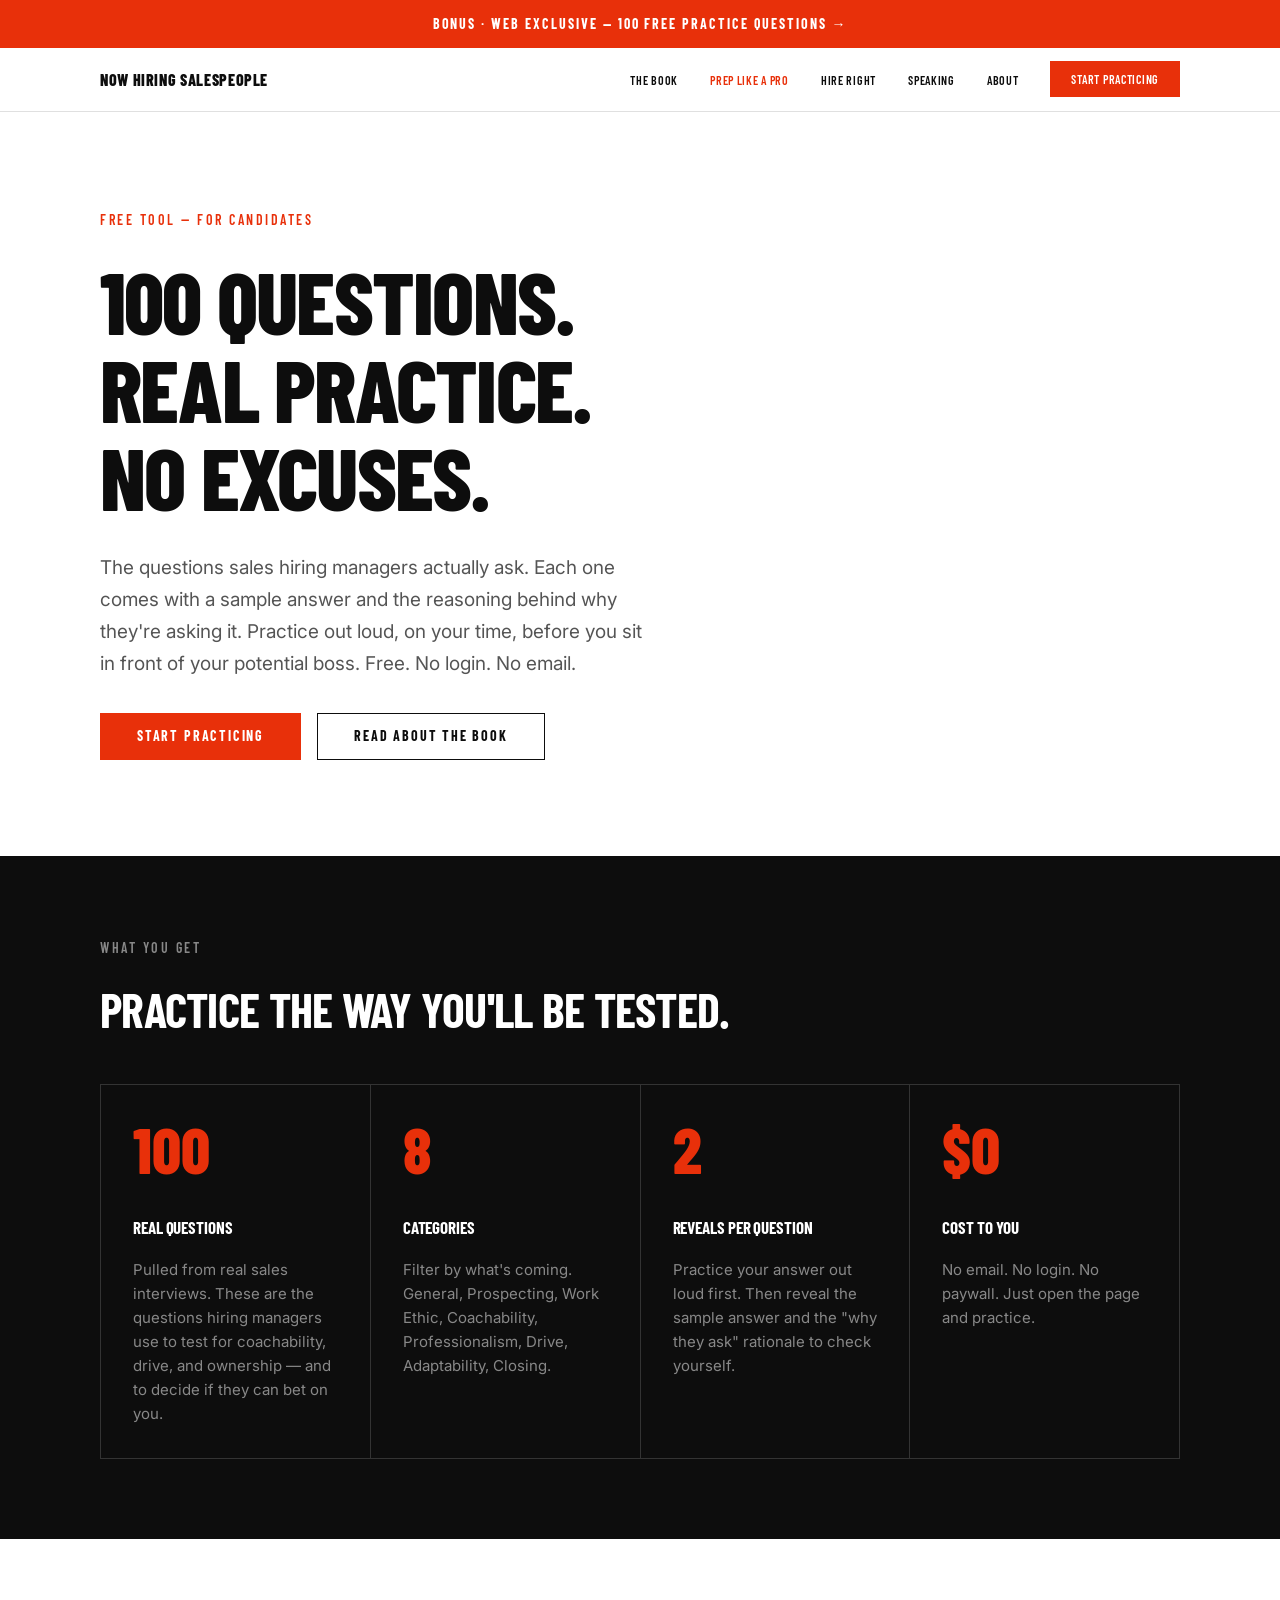
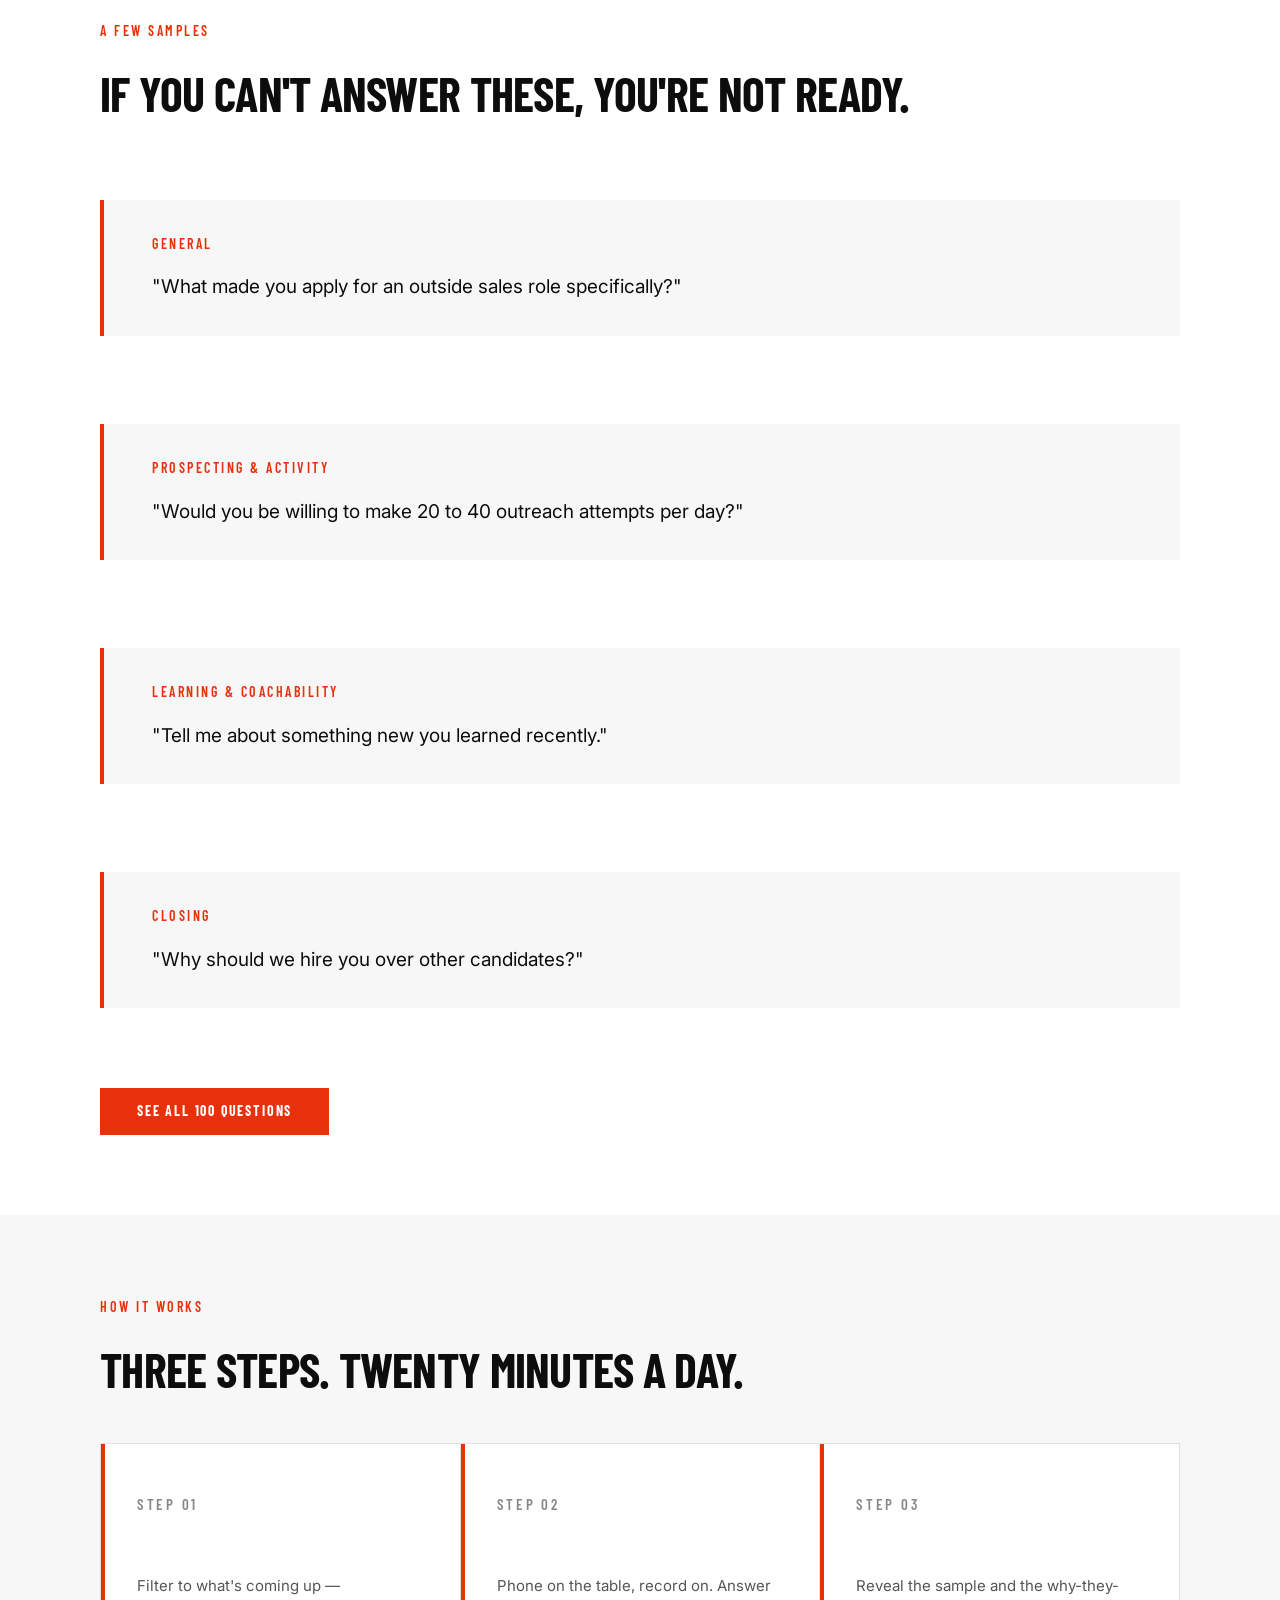
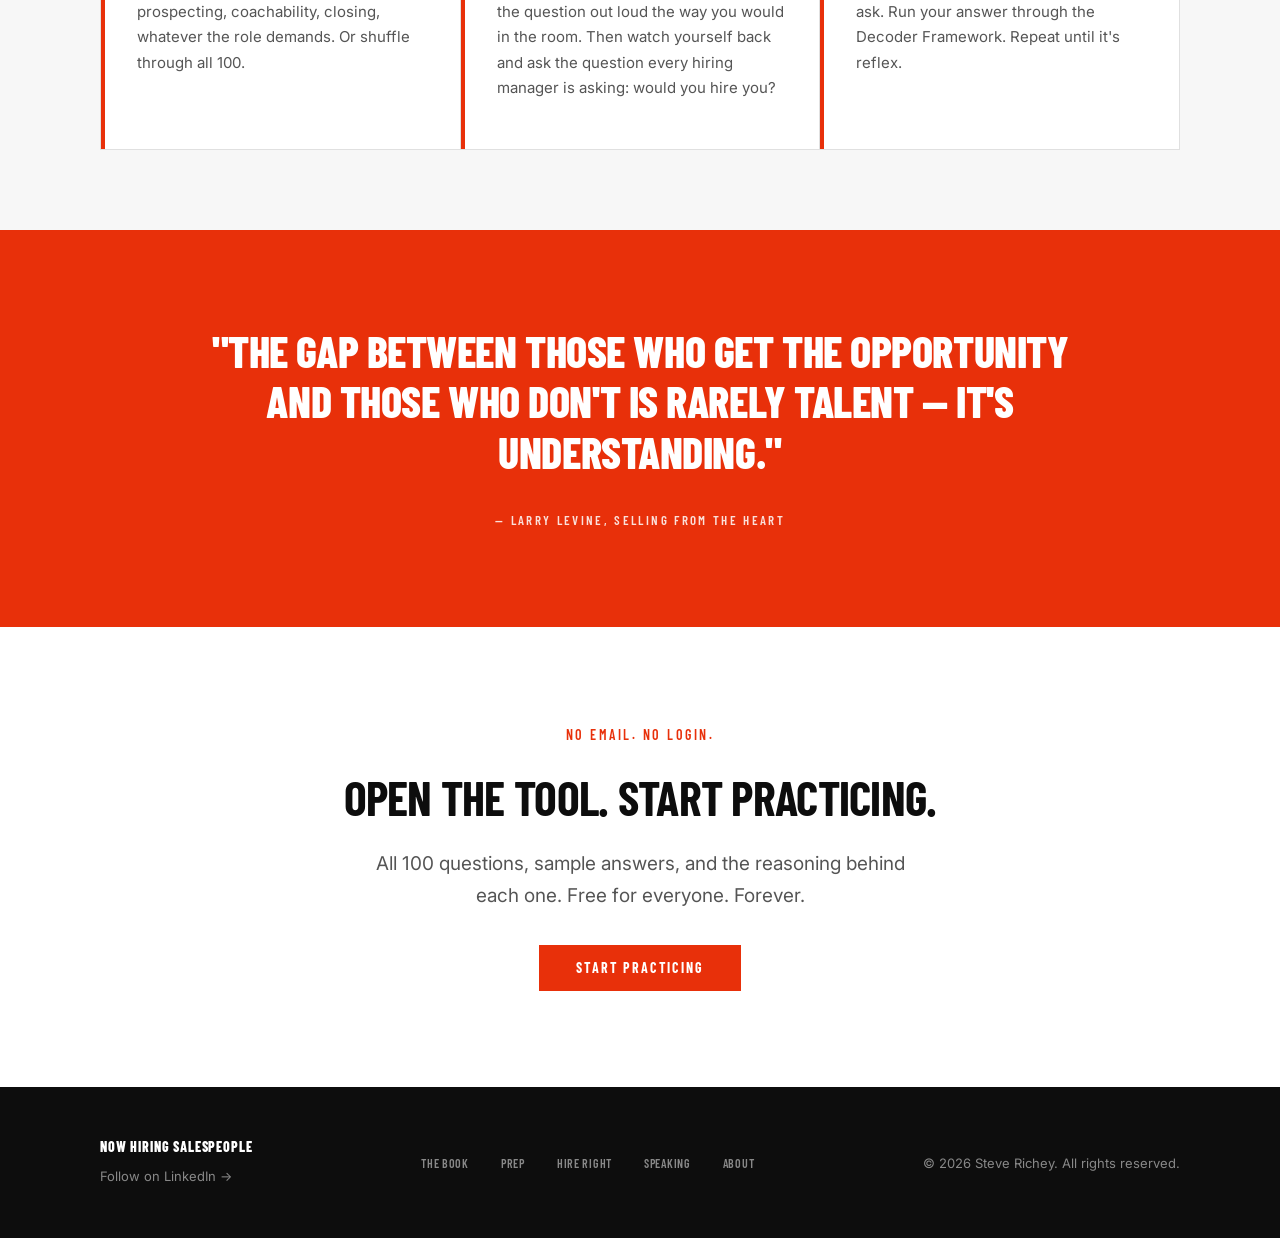
<file: prep.html>
<!DOCTYPE html>
<html lang="en">
<head>
  <meta charset="UTF-8">
  <meta name="viewport" content="width=device-width, initial-scale=1.0">
  <title>Prep Like a Pro — 100-Question Sales Interview Practice Tool</title>
  <meta name="description" content="The free interview practice tool from Now Hiring Salespeople. 100 real questions sales hiring managers ask, with sample answers and the reasoning behind each one. No login. No email.">
  <link rel="preconnect" href="https://fonts.googleapis.com">
  <link rel="preconnect" href="https://fonts.gstatic.com" crossorigin>
  <link href="https://fonts.googleapis.com/css2?family=Barlow+Condensed:wght@400;500;600;700;800&family=Inter:wght@400;500;600;700&display=swap" rel="stylesheet">
  <link rel="stylesheet" href="css/styles.css">
</head>
<body>

  <!-- ========== Top Banner — Bonus Tool ========== -->
  <a href="prep-questions.html" style="display:block;background:#E8300A;color:#fff;text-align:center;padding:12px 24px;font-family:'Barlow Condensed',sans-serif;font-weight:700;font-size:14px;letter-spacing:0.14em;text-transform:uppercase;text-decoration:none;">
    Bonus · Web Exclusive — 100 Free Practice Questions →
  </a>

  <!-- ========== Nav ========== -->
  <nav class="nav" style="position:sticky;top:0;z-index:100;background:#FFFFFF;border-bottom:1px solid #E0E0E0;height:64px;display:flex;align-items:center;padding:0 48px;">
    <div class="nav-inner">
      <a href="index.html" class="nav-brand">Now Hiring Salespeople</a>
      <button class="nav-toggle" aria-expanded="false" aria-label="Toggle navigation">Menu</button>
      <ul class="nav-links">
        <li><a href="index.html">The Book</a></li>
        <li><a href="prep.html">Prep Like a Pro</a></li>
        <li><a href="hire-right.html">Hire Right</a></li>
        <li><a href="speaking.html">Speaking</a></li>
        <li><a href="about.html">About</a></li>
        <li><a href="prep-questions.html" class="btn btn-cta" style="padding:10px 20px;font-size:12px;">Start Practicing</a></li>
      </ul>
    </div>
  </nav>

  <!-- ========== Hero ========== -->
  <section class="hero">
    <div class="hero-grid" style="grid-template-columns:1fr;">
      <div>
        <p class="eyebrow">Free Tool — For Candidates</p>
        <h1 class="hero-title">100 Questions.<br>Real Practice.<br>No Excuses.</h1>
        <p class="hero-subtitle">The questions sales hiring managers actually ask. Each one comes with a sample answer and the reasoning behind why they're asking it. Practice out loud, on your time, before you sit in front of your potential boss. Free. No login. No email.</p>
        <div class="btn-row">
          <a href="prep-questions.html" class="btn btn-cta">Start Practicing</a>
          <a href="index.html" class="btn btn-secondary">Read About the Book</a>
        </div>
      </div>
    </div>
  </section>

  <!-- ========== What You Get ========== -->
  <section class="section section-dark">
    <div class="section-inner">
      <p class="eyebrow">What You Get</p>
      <h2 class="h2 mb-12">Practice the Way You'll Be Tested.</h2>
      <div class="grid">
        <div class="grid-tile">
          <div class="grid-tile-number" style="font-size:64px;">100</div>
          <div class="grid-tile-title">Real Questions</div>
          <p class="grid-tile-body">Pulled from real sales interviews. These are the questions hiring managers use to test for coachability, drive, and ownership — and to decide if they can bet on you.</p>
        </div>
        <div class="grid-tile">
          <div class="grid-tile-number" style="font-size:64px;">8</div>
          <div class="grid-tile-title">Categories</div>
          <p class="grid-tile-body">Filter by what's coming. General, Prospecting, Work Ethic, Coachability, Professionalism, Drive, Adaptability, Closing.</p>
        </div>
        <div class="grid-tile">
          <div class="grid-tile-number" style="font-size:64px;">2</div>
          <div class="grid-tile-title">Reveals Per Question</div>
          <p class="grid-tile-body">Practice your answer out loud first. Then reveal the sample answer and the "why they ask" rationale to check yourself.</p>
        </div>
        <div class="grid-tile">
          <div class="grid-tile-number" style="font-size:64px;">$0</div>
          <div class="grid-tile-title">Cost to You</div>
          <p class="grid-tile-body">No email. No login. No paywall. Just open the page and practice.</p>
        </div>
      </div>
    </div>
  </section>

  <!-- ========== Sample Questions ========== -->
  <section class="section">
    <div class="section-inner">
      <p class="eyebrow">A Few Samples</p>
      <h2 class="h2 mb-12">If You Can't Answer These, You're Not Ready.</h2>
      <div style="display:flex;flex-direction:column;gap:24px;">
        <div class="callout">
          <p class="eyebrow" style="margin-bottom:8px;">General</p>
          <p class="body-large" style="color:#0D0D0D;">"What made you apply for an outside sales role specifically?"</p>
        </div>
        <div class="callout">
          <p class="eyebrow" style="margin-bottom:8px;">Prospecting & Activity</p>
          <p class="body-large" style="color:#0D0D0D;">"Would you be willing to make 20 to 40 outreach attempts per day?"</p>
        </div>
        <div class="callout">
          <p class="eyebrow" style="margin-bottom:8px;">Learning & Coachability</p>
          <p class="body-large" style="color:#0D0D0D;">"Tell me about something new you learned recently."</p>
        </div>
        <div class="callout">
          <p class="eyebrow" style="margin-bottom:8px;">Closing</p>
          <p class="body-large" style="color:#0D0D0D;">"Why should we hire you over other candidates?"</p>
        </div>
      </div>
      <div class="btn-row" style="margin-top:48px;">
        <a href="prep-questions.html" class="btn btn-cta">See All 100 Questions</a>
      </div>
    </div>
  </section>

  <!-- ========== How It Works ========== -->
  <section class="section section-grey">
    <div class="section-inner">
      <p class="eyebrow">How It Works</p>
      <h2 class="h2 mb-12">Three Steps. Twenty Minutes a Day.</h2>
      <div class="framework-grid" style="background:#E0E0E0;border-color:#E0E0E0;">
        <div class="framework-card" style="background:#fff;border-left:4px solid #E8300A;">
          <p class="eyebrow" style="margin-bottom:8px;">Step 01</p>
          <h3 class="h3">Pick a Category</h3>
          <p style="color:#555;">Filter to what's coming up — prospecting, coachability, closing, whatever the role demands. Or shuffle through all 100.</p>
        </div>
        <div class="framework-card" style="background:#fff;border-left:4px solid #E8300A;">
          <p class="eyebrow" style="margin-bottom:8px;">Step 02</p>
          <h3 class="h3">Would You Hire You?</h3>
          <p style="color:#555;">Phone on the table, record on. Answer the question out loud the way you would in the room. Then watch yourself back and ask the question every hiring manager is asking: would you hire you?</p>
        </div>
        <div class="framework-card" style="background:#fff;border-left:4px solid #E8300A;">
          <p class="eyebrow" style="margin-bottom:8px;">Step 03</p>
          <h3 class="h3">Apply the Decoder</h3>
          <p style="color:#555;">Reveal the sample and the why-they-ask. Run your answer through the Decoder Framework. Repeat until it's reflex.</p>
        </div>
      </div>
    </div>
  </section>

  <!-- ========== Pull Quote ========== -->
  <section class="pull-quote">
    <p class="pull-quote-text">"The gap between those who get the opportunity and those who don't is rarely talent — it's understanding."</p>
    <p class="pull-quote-attr">— Larry Levine, Selling From the Heart</p>
  </section>

  <!-- ========== Final CTA ========== -->
  <section class="cta-section">
    <div class="section-inner">
      <p class="eyebrow">No Email. No Login.</p>
      <h2 class="h2">Open the Tool. Start Practicing.</h2>
      <p class="body-large mt-6" style="max-width:560px;margin-left:auto;margin-right:auto;">All 100 questions, sample answers, and the reasoning behind each one. Free for everyone. Forever.</p>
      <div class="btn-row" style="justify-content:center;margin-top:32px;">
        <a href="prep-questions.html" class="btn btn-cta">Start Practicing</a>
      </div>
    </div>
  </section>

  <!-- ========== Footer ========== -->
  <footer class="footer">
    <div class="footer-inner">
      <div>
        <div class="footer-brand">Now Hiring Salespeople</div>
        <a href="https://www.linkedin.com/company/nowhiringsalespeople/" target="_blank" rel="noopener noreferrer" style="display:inline-block;margin-top:6px;font-family:'Inter',sans-serif;font-size:13px;color:#888;text-decoration:none;">Follow on LinkedIn →</a>
      </div>
      <ul class="footer-links">
        <li><a href="index.html">The Book</a></li>
        <li><a href="prep.html">Prep</a></li>
        <li><a href="hire-right.html">Hire Right</a></li>
        <li><a href="speaking.html">Speaking</a></li>
        <li><a href="about.html">About</a></li>
      </ul>
      <div class="footer-copy">© 2026 Steve Richey. All rights reserved.</div>
    </div>
  </footer>

  <script src="js/site.js"></script>
</body>
</html>
</file>
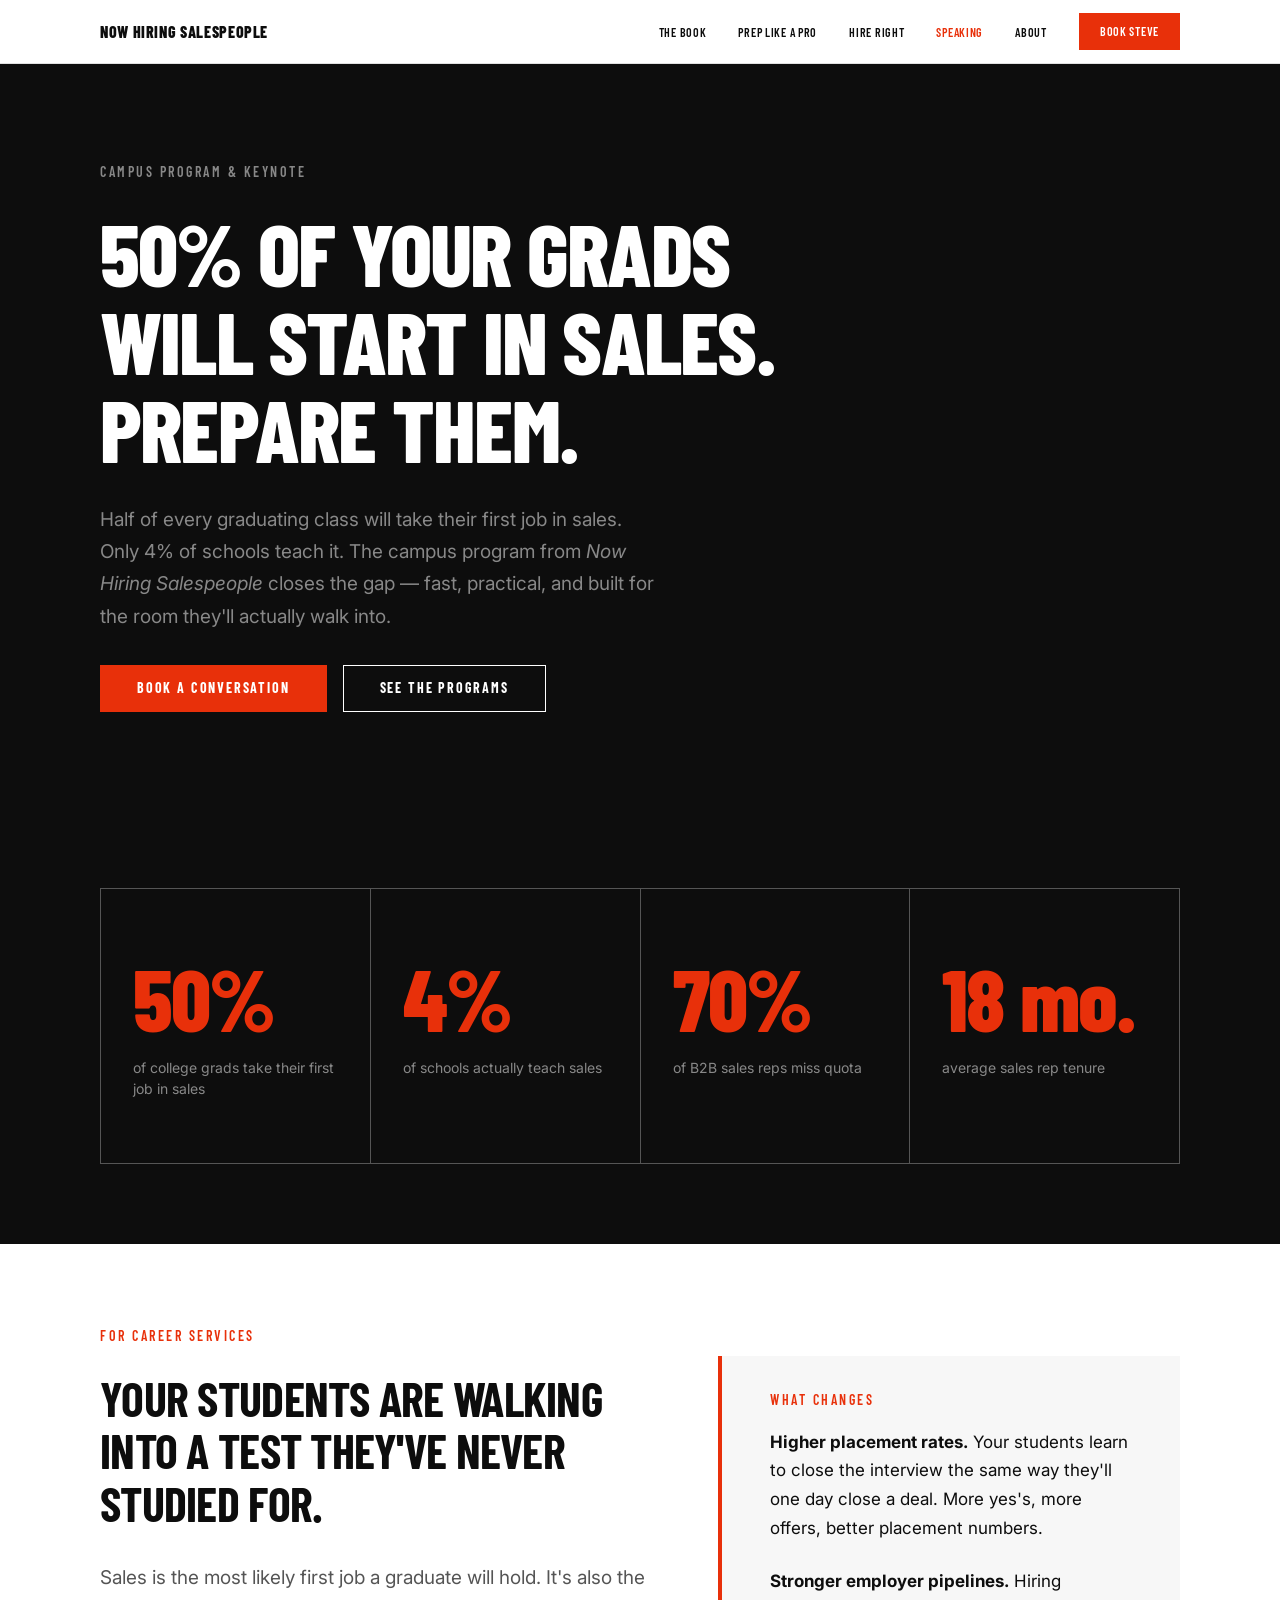
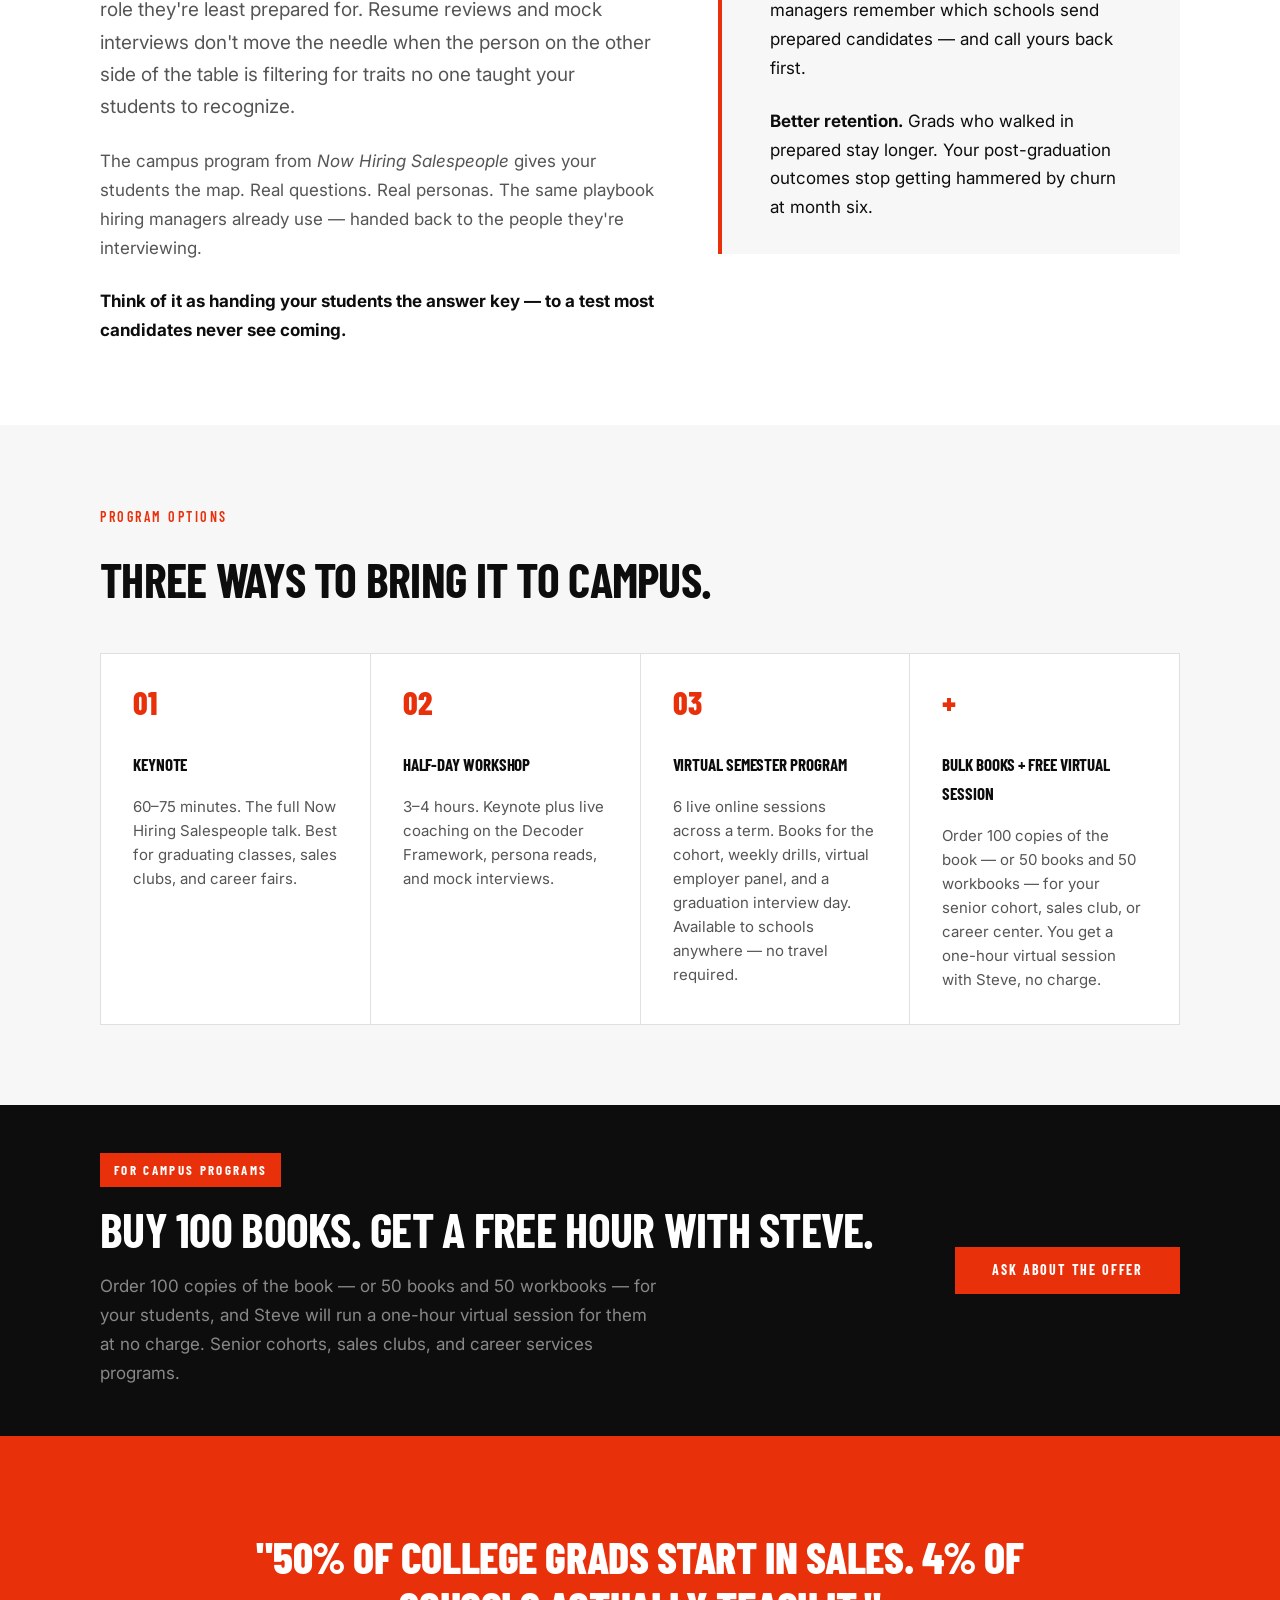
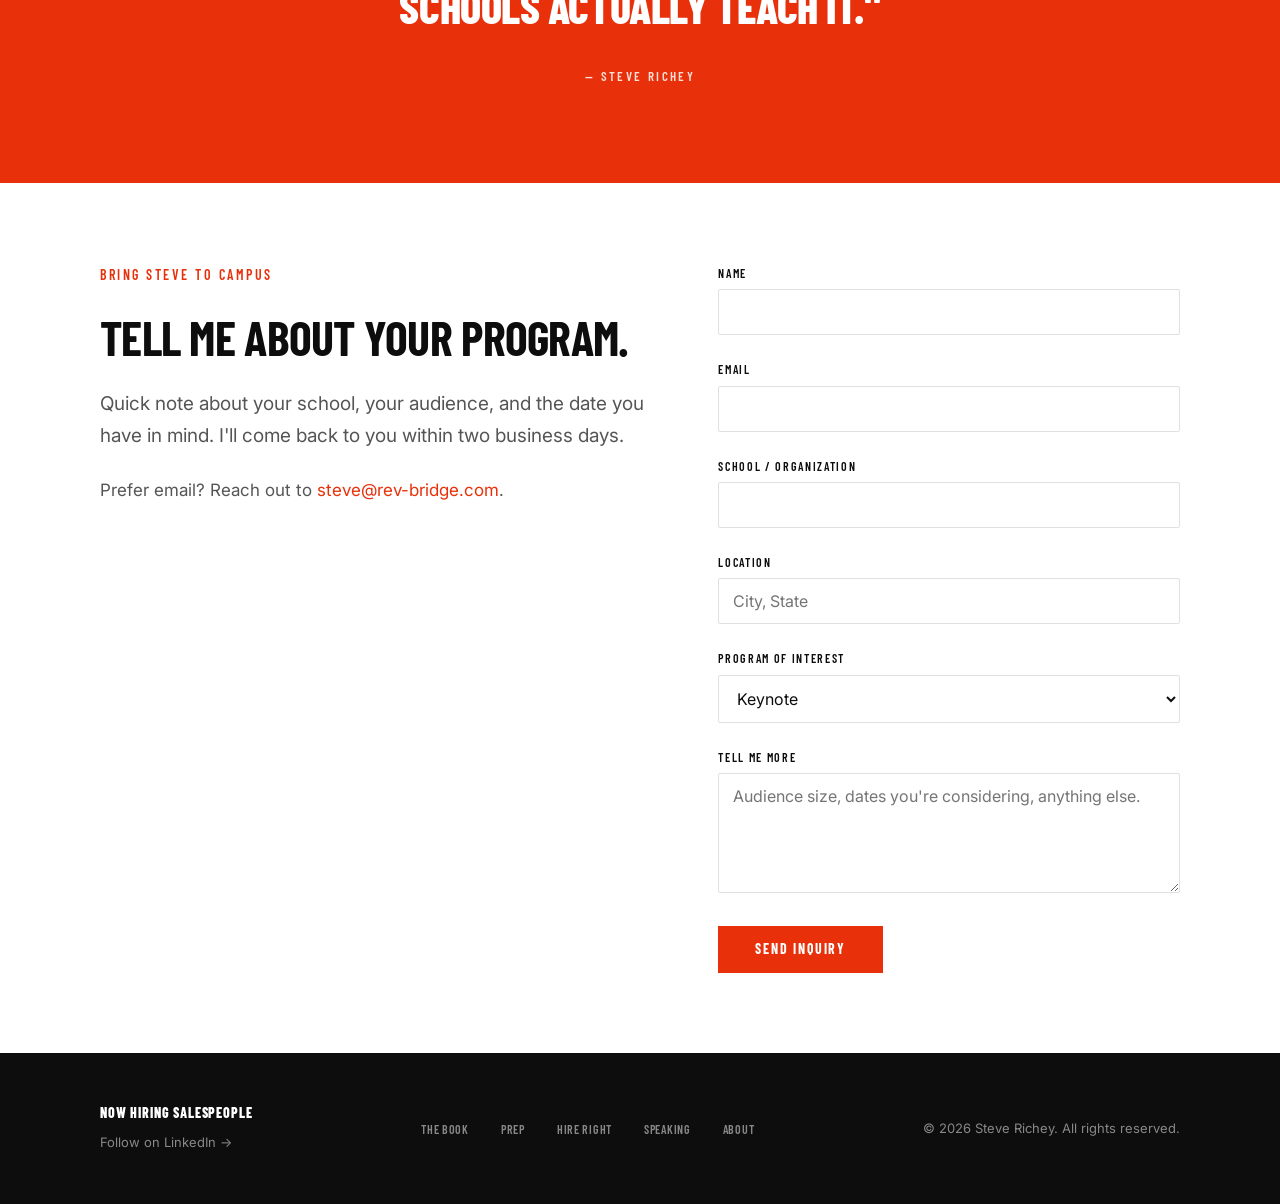
<file: speaking.html>
<!DOCTYPE html>
<html lang="en">
<head>
  <meta charset="UTF-8">
  <meta name="viewport" content="width=device-width, initial-scale=1.0">
  <title>Speaking & Campus Program — Now Hiring Salespeople</title>
  <meta name="description" content="50% of college grads start their careers in sales. 4% of schools teach it. Bring Steve Richey to your campus to close the gap.">
  <link rel="preconnect" href="https://fonts.googleapis.com">
  <link rel="preconnect" href="https://fonts.gstatic.com" crossorigin>
  <link href="https://fonts.googleapis.com/css2?family=Barlow+Condensed:wght@400;500;600;700;800&family=Inter:wght@400;500;600;700&display=swap" rel="stylesheet">
  <link rel="stylesheet" href="css/styles.css">
</head>
<body>

  <!-- ========== Nav ========== -->
  <nav class="nav" style="position:sticky;top:0;z-index:100;background:#FFFFFF;border-bottom:1px solid #E0E0E0;height:64px;display:flex;align-items:center;padding:0 48px;">
    <div class="nav-inner">
      <a href="index.html" class="nav-brand">Now Hiring Salespeople</a>
      <button class="nav-toggle" aria-expanded="false" aria-label="Toggle navigation">Menu</button>
      <ul class="nav-links">
        <li><a href="index.html">The Book</a></li>
        <li><a href="prep.html">Prep Like a Pro</a></li>
        <li><a href="hire-right.html">Hire Right</a></li>
        <li><a href="speaking.html">Speaking</a></li>
        <li><a href="about.html">About</a></li>
        <li><a href="#book" class="btn btn-cta" style="padding:10px 20px;font-size:12px;">Book Steve</a></li>
      </ul>
    </div>
  </nav>

  <!-- ========== Hero ========== -->
  <section class="hero section-dark">
    <div class="hero-grid" style="grid-template-columns:1fr;">
      <div>
        <p class="eyebrow">Campus Program & Keynote</p>
        <h1 class="hero-title">50% of Your Grads<br>Will Start in Sales.<br>Prepare Them.</h1>
        <p class="hero-subtitle">Half of every graduating class will take their first job in sales. Only 4% of schools teach it. The campus program from <em>Now Hiring Salespeople</em> closes the gap — fast, practical, and built for the room they'll actually walk into.</p>
        <div class="btn-row">
          <a href="#book" class="btn btn-cta">Book a Conversation</a>
          <a href="#programs" class="btn btn-secondary" style="background:transparent;color:#fff;border-color:#fff;">See the Programs</a>
        </div>
      </div>
    </div>
  </section>

  <!-- ========== The Gap (Stats) ========== -->
  <section class="stats" aria-label="The gap">
    <div class="stats-grid">
      <div class="stat">
        <div class="stat-number">50%</div>
        <div class="stat-label">of college grads take their first job in sales</div>
      </div>
      <div class="stat">
        <div class="stat-number">4%</div>
        <div class="stat-label">of schools actually teach sales</div>
      </div>
      <div class="stat">
        <div class="stat-number">70%</div>
        <div class="stat-label">of B2B sales reps miss quota</div>
      </div>
      <div class="stat">
        <div class="stat-number">18 mo.</div>
        <div class="stat-label">average sales rep tenure</div>
      </div>
    </div>
  </section>

  <!-- ========== Why It Matters ========== -->
  <section class="section">
    <div class="section-inner">
      <div class="two-col">
        <div>
          <p class="eyebrow">For Career Services</p>
          <h2 class="h2">Your Students Are Walking Into a Test They've Never Studied For.</h2>
          <p class="body-large mt-8">Sales is the most likely first job a graduate will hold. It's also the role they're least prepared for. Resume reviews and mock interviews don't move the needle when the person on the other side of the table is filtering for traits no one taught your students to recognize.</p>
          <p class="body mt-6">The campus program from <em>Now Hiring Salespeople</em> gives your students the map. Real questions. Real personas. The same playbook hiring managers already use — handed back to the people they're interviewing.</p>
          <p class="body mt-6" style="color:#0D0D0D;"><strong>Think of it as handing your students the answer key — to a test most candidates never see coming.</strong></p>
        </div>
        <div>
          <div class="callout">
            <p class="eyebrow" style="margin-bottom:12px;">What changes</p>
            <p class="body" style="color:#0D0D0D;"><strong>Higher placement rates.</strong> Your students learn to close the interview the same way they'll one day close a deal. More yes's, more offers, better placement numbers.</p>
            <p class="body mt-6" style="color:#0D0D0D;"><strong>Stronger employer pipelines.</strong> Hiring managers remember which schools send prepared candidates — and call yours back first.</p>
            <p class="body mt-6" style="color:#0D0D0D;"><strong>Better retention.</strong> Grads who walked in prepared stay longer. Your post-graduation outcomes stop getting hammered by churn at month six.</p>
          </div>
        </div>
      </div>
    </div>
  </section>

  <!-- ========== Program Options ========== -->
  <section class="section section-grey" id="programs">
    <div class="section-inner">
      <p class="eyebrow">Program Options</p>
      <h2 class="h2 mb-12">Three Ways to Bring It to Campus.</h2>
      <div class="grid">
        <div class="grid-tile">
          <div class="grid-tile-number">01</div>
          <div class="grid-tile-title">Keynote</div>
          <p class="grid-tile-body">60–75 minutes. The full Now Hiring Salespeople talk. Best for graduating classes, sales clubs, and career fairs.</p>
        </div>
        <div class="grid-tile">
          <div class="grid-tile-number">02</div>
          <div class="grid-tile-title">Half-Day Workshop</div>
          <p class="grid-tile-body">3–4 hours. Keynote plus live coaching on the Decoder Framework, persona reads, and mock interviews.</p>
        </div>
        <div class="grid-tile">
          <div class="grid-tile-number">03</div>
          <div class="grid-tile-title">Virtual Semester Program</div>
          <p class="grid-tile-body">6 live online sessions across a term. Books for the cohort, weekly drills, virtual employer panel, and a graduation interview day. Available to schools anywhere — no travel required.</p>
        </div>
        <div class="grid-tile">
          <div class="grid-tile-number">+</div>
          <div class="grid-tile-title">Bulk Books + Free Virtual Session</div>
          <p class="grid-tile-body">Order 100 copies of the book — or 50 books and 50 workbooks — for your senior cohort, sales club, or career center. You get a one-hour virtual session with Steve, no charge.</p>
        </div>
      </div>
    </div>
  </section>

  <!-- ========== Bulk Offer Banner ========== -->
  <section class="section-dark" style="padding:48px 48px;">
    <div class="section-inner" style="display:flex;flex-wrap:wrap;align-items:center;justify-content:space-between;gap:32px;">
      <div style="flex:1;min-width:280px;">
        <span style="display:inline-block;background:#E8300A;color:#fff;font-family:'Barlow Condensed',sans-serif;font-weight:700;font-size:13px;padding:6px 14px;letter-spacing:0.18em;text-transform:uppercase;margin-bottom:16px;">For Campus Programs</span>
        <h2 class="h2" style="color:#fff;">Buy 100 Books. Get a Free Hour With Steve.</h2>
        <p class="body mt-4" style="color:#888;max-width:560px;">Order 100 copies of the book — or 50 books and 50 workbooks — for your students, and Steve will run a one-hour virtual session for them at no charge. Senior cohorts, sales clubs, and career services programs.</p>
      </div>
      <div>
        <a href="#book" class="btn btn-cta">Ask About the Offer</a>
      </div>
    </div>
  </section>

  <!-- ========== Pull Quote ========== -->
  <section class="pull-quote">
    <p class="pull-quote-text">"50% of college grads start in sales. 4% of schools actually teach it."</p>
    <p class="pull-quote-attr">— Steve Richey</p>
  </section>

  <!-- ========== Contact / Booking ========== -->
  <section class="section" id="book">
    <div class="section-inner">
      <div class="two-col">
        <div>
          <p class="eyebrow">Bring Steve to Campus</p>
          <h2 class="h2">Tell Me About Your Program.</h2>
          <p class="body-large mt-6">Quick note about your school, your audience, and the date you have in mind. I'll come back to you within two business days.</p>
          <p class="body mt-6">Prefer email? Reach out to <a href="mailto:steve@rev-bridge.com" style="color:#E8300A;">steve@rev-bridge.com</a>.</p>
        </div>
        <div>
          <form class="form-stack" data-formspree action="https://formspree.io/f/xeenjqaj" method="POST">
            <input type="hidden" name="_subject" value="Speaking inquiry — Now Hiring Salespeople">
            <input type="hidden" name="source" value="speaking-page">
            <div class="form-field">
              <label for="sp-name">Name</label>
              <input type="text" id="sp-name" name="name" required>
            </div>
            <div class="form-field">
              <label for="sp-email">Email</label>
              <input type="email" id="sp-email" name="email" required>
            </div>
            <div class="form-field">
              <label for="sp-school">School / Organization</label>
              <input type="text" id="sp-school" name="organization" required>
            </div>
            <div class="form-field">
              <label for="sp-location">Location</label>
              <input type="text" id="sp-location" name="location" placeholder="City, State" required>
            </div>
            <div class="form-field">
              <label for="sp-program">Program of Interest</label>
              <select id="sp-program" name="program">
                <option>Keynote</option>
                <option>Half-day workshop</option>
                <option>Virtual semester program</option>
                <option>Bulk books + free virtual session</option>
                <option>Not sure yet</option>
              </select>
            </div>
            <div class="form-field">
              <label for="sp-message">Tell me more</label>
              <textarea id="sp-message" name="message" placeholder="Audience size, dates you're considering, anything else."></textarea>
            </div>
            <div>
              <button type="submit" class="btn btn-cta">Send Inquiry</button>
            </div>
            <div class="form-success" data-success="Thanks — I'll be in touch within two business days.">Thanks — I'll be in touch within two business days.</div>
          </form>
        </div>
      </div>
    </div>
  </section>

  <!-- ========== Footer ========== -->
  <footer class="footer">
    <div class="footer-inner">
      <div>
        <div class="footer-brand">Now Hiring Salespeople</div>
        <a href="https://www.linkedin.com/company/nowhiringsalespeople/" target="_blank" rel="noopener noreferrer" style="display:inline-block;margin-top:6px;font-family:'Inter',sans-serif;font-size:13px;color:#888;text-decoration:none;">Follow on LinkedIn →</a>
      </div>
      <ul class="footer-links">
        <li><a href="index.html">The Book</a></li>
        <li><a href="prep.html">Prep</a></li>
        <li><a href="hire-right.html">Hire Right</a></li>
        <li><a href="speaking.html">Speaking</a></li>
        <li><a href="about.html">About</a></li>
      </ul>
      <div class="footer-copy">© 2026 Steve Richey. All rights reserved.</div>
    </div>
  </footer>

  <script src="js/site.js"></script>
</body>
</html>
</file>
<file: css/styles.css>
/* ==========================================================================
   Now Hiring Salespeople — Design System
   ========================================================================== */

/* ---------- Tokens ---------- */
:root {
  --color-black: #0D0D0D;
  --color-white: #FFFFFF;
  --color-orange: #E8300A;
  --color-orange-dark: #C42800;
  --color-grey-100: #F7F7F7;
  --color-grey-200: #EEEEEE;
  --color-grey-300: #E0E0E0;
  --color-grey-500: #888888;
  --color-grey-600: #555555;

  --font-display: 'Barlow Condensed', sans-serif;
  --font-body: 'Inter', sans-serif;

  --space-4: 16px;
  --space-6: 24px;
  --space-8: 32px;
  --space-12: 48px;
  --space-16: 64px;
  --space-20: 80px;
  --space-24: 96px;

  --max-width: 1080px;
  --section-pad-y: 80px;
  --section-pad-x: 48px;

  --border: 1px solid var(--color-grey-300);
  --border-accent: 4px solid var(--color-orange);
  --shadow-sm: 0 1px 3px rgba(0, 0, 0, 0.08);
}

/* ---------- Reset ---------- */
*,
*::before,
*::after {
  box-sizing: border-box;
  margin: 0;
  padding: 0;
}

html {
  -webkit-text-size-adjust: 100%;
  scroll-behavior: smooth;
}

body {
  font-family: var(--font-body);
  font-weight: 400;
  font-size: 17px;
  line-height: 1.7;
  color: var(--color-grey-600);
  background: var(--color-white);
  -webkit-font-smoothing: antialiased;
  -moz-osx-font-smoothing: grayscale;
}

img {
  max-width: 100%;
  height: auto;
  display: block;
}

a {
  color: var(--color-black);
  text-decoration: none;
}

a:hover {
  color: var(--color-orange);
}

/* ---------- Typography ---------- */
h1, h2, h3, h4, h5, h6 {
  font-family: var(--font-display);
  color: var(--color-black);
  text-transform: uppercase;
  letter-spacing: -0.02em;
  line-height: 1.05;
}

.hero-title {
  font-family: var(--font-display);
  font-weight: 800;
  font-size: clamp(48px, 7vw, 88px);
  text-transform: uppercase;
  letter-spacing: -0.02em;
  line-height: 1.0;
  color: var(--color-black);
}

.h1 {
  font-family: var(--font-display);
  font-weight: 800;
  font-size: clamp(40px, 5vw, 64px);
  text-transform: uppercase;
  letter-spacing: -0.02em;
  line-height: 1.05;
  color: var(--color-black);
}

.h2 {
  font-family: var(--font-display);
  font-weight: 700;
  font-size: clamp(32px, 4vw, 48px);
  text-transform: uppercase;
  letter-spacing: -0.015em;
  line-height: 1.1;
  color: var(--color-black);
}

.h3 {
  font-family: var(--font-display);
  font-weight: 700;
  font-size: 22px;
  text-transform: uppercase;
  letter-spacing: -0.005em;
  color: var(--color-black);
}

.eyebrow {
  font-family: var(--font-display);
  font-weight: 600;
  font-size: 14px;
  letter-spacing: 0.18em;
  text-transform: uppercase;
  color: var(--color-orange);
  margin-bottom: var(--space-6);
}

.body-large {
  font-family: var(--font-body);
  font-weight: 400;
  font-size: 19px;
  line-height: 1.7;
  color: var(--color-grey-600);
}

.body {
  font-family: var(--font-body);
  font-weight: 400;
  font-size: 17px;
  line-height: 1.7;
  color: var(--color-grey-600);
}

.caption {
  font-family: var(--font-body);
  font-size: 13px;
  color: var(--color-grey-500);
}

.muted {
  color: var(--color-grey-500);
}

p + p {
  margin-top: var(--space-4);
}

/* ---------- Layout ---------- */
.container {
  max-width: var(--max-width);
  margin: 0 auto;
  padding: 0 var(--section-pad-x);
}

.section {
  padding: var(--section-pad-y) var(--section-pad-x);
}

.section-lg {
  padding: var(--space-24) var(--section-pad-x);
}

.section-inner {
  max-width: var(--max-width);
  margin: 0 auto;
}

.section-dark {
  background: var(--color-black);
  color: var(--color-white);
}

.section-dark h1,
.section-dark h2,
.section-dark h3,
.section-dark .h1,
.section-dark .h2,
.section-dark .h3,
.section-dark .hero-title {
  color: var(--color-white);
}

.section-dark .body,
.section-dark .body-large,
.section-dark p {
  color: var(--color-grey-500);
}

.section-grey {
  background: var(--color-grey-100);
}

/* ---------- Navigation ---------- */
.nav {
  position: sticky;
  top: 0;
  z-index: 100;
  background: var(--color-white);
  border-bottom: 1px solid var(--color-grey-300);
  height: 64px;
  display: flex;
  align-items: center;
  padding: 0 var(--section-pad-x);
}

.nav-inner {
  max-width: var(--max-width);
  margin: 0 auto;
  width: 100%;
  display: flex;
  align-items: center;
  justify-content: space-between;
  gap: var(--space-8);
}

.nav-brand {
  font-family: var(--font-display);
  font-weight: 800;
  font-size: 16px;
  text-transform: uppercase;
  letter-spacing: 0.04em;
  color: var(--color-black);
}

.nav-brand:hover {
  color: var(--color-black);
}

.nav-links {
  display: flex;
  align-items: center;
  gap: var(--space-8);
  list-style: none;
}

.nav-links a {
  font-family: var(--font-display);
  font-weight: 600;
  font-size: 12px;
  letter-spacing: 0.06em;
  text-transform: uppercase;
  color: var(--color-black);
}

.nav-links a:hover,
.nav-links a.is-active {
  color: var(--color-orange);
}

/* Buttons in the nav must keep their own button color, not the nav-link override */
.nav-links a.btn-cta {
  color: var(--color-white);
}
.nav-links a.btn-cta:hover {
  color: var(--color-white);
  background: var(--color-orange-dark);
  border-color: var(--color-orange-dark);
}

.nav-toggle {
  display: none;
  background: none;
  border: 0;
  font-family: var(--font-display);
  font-weight: 700;
  font-size: 13px;
  letter-spacing: 0.1em;
  text-transform: uppercase;
  color: var(--color-black);
  cursor: pointer;
  padding: 8px 12px;
}

/* ---------- Buttons ---------- */
.btn {
  display: inline-block;
  font-family: var(--font-display);
  font-weight: 700;
  font-size: 14px;
  letter-spacing: 0.13em;
  text-transform: uppercase;
  padding: 14px 36px;
  border: 1px solid transparent;
  border-radius: 0;
  cursor: pointer;
  transition: background-color 0.15s ease, color 0.15s ease, border-color 0.15s ease;
  text-decoration: none;
  line-height: 1.2;
}

.btn-primary {
  background: var(--color-black);
  color: var(--color-white);
  border-color: var(--color-black);
}

.btn-primary:hover {
  background: #333;
  border-color: #333;
  color: var(--color-white);
}

.btn-secondary {
  background: var(--color-white);
  color: var(--color-black);
  border-color: var(--color-black);
}

.btn-secondary:hover {
  background: var(--color-grey-100);
  color: var(--color-black);
}

.btn-cta {
  background: var(--color-orange);
  color: var(--color-white);
  border-color: var(--color-orange);
}

.btn-cta:hover {
  background: var(--color-orange-dark);
  border-color: var(--color-orange-dark);
  color: var(--color-white);
}

.btn-ghost {
  background: transparent;
  color: var(--color-black);
  border-color: transparent;
  padding: 14px 0;
}

.btn-ghost:hover {
  color: var(--color-orange);
}

.btn-row {
  display: flex;
  flex-wrap: wrap;
  gap: var(--space-4);
  margin-top: var(--space-8);
}

/* ---------- Hero ---------- */
.hero {
  padding: var(--space-24) var(--section-pad-x);
}

.hero-grid {
  max-width: var(--max-width);
  margin: 0 auto;
  display: grid;
  grid-template-columns: 1fr 260px;
  gap: var(--space-16);
  align-items: center;
}

.hero-subtitle {
  font-family: var(--font-body);
  font-size: 19px;
  line-height: 1.7;
  color: var(--color-grey-600);
  margin-top: var(--space-8);
  max-width: 560px;
}

.section-dark .hero-subtitle {
  color: var(--color-grey-500);
}

.hero-image {
  width: 100%;
  display: block;
  box-shadow: var(--shadow-sm);
}

/* ---------- Stats ---------- */
.stats {
  background: var(--color-black);
  color: var(--color-white);
  padding: var(--space-20) var(--section-pad-x);
}

.stats-grid {
  max-width: var(--max-width);
  margin: 0 auto;
  display: grid;
  grid-template-columns: repeat(4, 1fr);
  background: #555;
  gap: 1px;
  border: 1px solid #555;
}

.stat {
  background: var(--color-black);
  padding: var(--space-16) var(--space-8);
  text-align: left;
}

.stat-number {
  font-family: var(--font-display);
  font-weight: 800;
  font-size: clamp(56px, 7vw, 88px);
  line-height: 1;
  color: var(--color-orange);
  letter-spacing: -0.02em;
}

.stat-label {
  font-family: var(--font-body);
  font-size: 14px;
  color: var(--color-grey-500);
  margin-top: var(--space-4);
  line-height: 1.5;
}

/* ---------- Card grid (chapters / personas) ---------- */
.grid {
  display: grid;
  grid-template-columns: repeat(auto-fill, minmax(220px, 1fr));
  gap: 1px;
  background: var(--color-grey-300);
  border: 1px solid var(--color-grey-300);
}

.section-dark .grid {
  background: #333;
  border-color: #333;
}

.grid-tile {
  background: var(--color-white);
  padding: var(--space-8);
  display: flex;
  flex-direction: column;
  gap: var(--space-4);
  min-height: 200px;
}

.section-dark .grid-tile {
  background: var(--color-black);
}

.grid-tile-number {
  font-family: var(--font-display);
  font-weight: 800;
  font-size: 32px;
  color: var(--color-orange);
  line-height: 1;
}

.grid-tile-title {
  font-family: var(--font-display);
  font-weight: 700;
  font-size: 17px;
  text-transform: uppercase;
  letter-spacing: -0.005em;
  color: var(--color-black);
  margin-top: var(--space-4);
}

.section-dark .grid-tile-title {
  color: var(--color-white);
}

.grid-tile-body {
  font-family: var(--font-body);
  font-size: 15px;
  color: var(--color-grey-600);
  line-height: 1.6;
}

.section-dark .grid-tile-body {
  color: var(--color-grey-500);
}

/* ---------- Three-column framework cards ---------- */
.framework-grid {
  display: grid;
  grid-template-columns: repeat(3, 1fr);
  gap: 1px;
  background: #333;
  border: 1px solid #333;
}

.framework-card {
  background: var(--color-black);
  padding: var(--space-12) var(--space-8);
  border-left: var(--border-accent);
}

.framework-card .h3 {
  color: var(--color-white);
  margin-bottom: var(--space-6);
}

.framework-card p {
  color: var(--color-grey-500);
  font-size: 15px;
}

.framework-card ol,
.framework-card ul {
  list-style: none;
  margin-top: var(--space-6);
  display: flex;
  flex-direction: column;
  gap: var(--space-4);
}

.framework-card li {
  font-family: var(--font-body);
  font-size: 15px;
  color: var(--color-grey-500);
  padding-left: 0;
}

.framework-card li strong {
  font-family: var(--font-display);
  font-weight: 700;
  color: var(--color-orange);
  letter-spacing: 0.04em;
  margin-right: 8px;
  text-transform: uppercase;
}

/* ---------- Callout / problem block ---------- */
.callout {
  border-left: var(--border-accent);
  background: var(--color-grey-100);
  padding: var(--space-8) var(--space-12);
  margin: var(--space-8) 0;
}

.callout-dark {
  border-left: var(--border-accent);
  background: var(--color-black);
  color: var(--color-white);
  padding: var(--space-8) var(--space-12);
}

/* ---------- Two-column layouts ---------- */
.two-col {
  display: grid;
  grid-template-columns: 1.2fr 1fr;
  gap: var(--space-16);
  align-items: start;
}

.two-col-50 {
  display: grid;
  grid-template-columns: 1fr 1fr;
  gap: var(--space-16);
  align-items: start;
}

.two-col-image {
  display: grid;
  grid-template-columns: 280px 1fr;
  gap: var(--space-16);
  align-items: center;
}

/* ---------- Pull quote (orange) ---------- */
.pull-quote {
  background: var(--color-orange);
  color: var(--color-white);
  padding: var(--space-24) var(--section-pad-x);
  text-align: center;
}

.pull-quote-text {
  font-family: var(--font-display);
  font-weight: 800;
  font-size: clamp(28px, 3.5vw, 44px);
  text-transform: uppercase;
  letter-spacing: -0.01em;
  line-height: 1.15;
  max-width: 880px;
  margin: 0 auto;
}

.pull-quote-attr {
  font-family: var(--font-display);
  font-weight: 600;
  font-size: 13px;
  letter-spacing: 0.18em;
  text-transform: uppercase;
  margin-top: var(--space-8);
  color: var(--color-white);
  opacity: 0.85;
}

/* ---------- Author section ---------- */
.author {
  background: var(--color-grey-100);
  padding: var(--space-24) var(--section-pad-x);
}

.author-grid {
  max-width: var(--max-width);
  margin: 0 auto;
  display: grid;
  grid-template-columns: 240px 1fr;
  gap: var(--space-16);
  align-items: start;
}

.author-photo {
  width: 240px;
  height: 240px;
  background: var(--color-grey-300);
  object-fit: cover;
  display: block;
}

.about-hero-photo {
  width: 320px;
  height: 320px;
  max-width: 100%;
  background: var(--color-grey-300);
  object-fit: cover;
  display: block;
  box-shadow: var(--shadow-sm);
}

/* ---------- Products section ---------- */
.products-grid {
  display: grid;
  grid-template-columns: 1fr 1fr;
  gap: 1px;
  background: var(--color-grey-300);
  border: 1px solid var(--color-grey-300);
}

.product-card {
  background: var(--color-white);
  padding: var(--space-12);
  display: flex;
  flex-direction: column;
  gap: var(--space-6);
}

.product-meta {
  display: flex;
  align-items: center;
  gap: var(--space-4);
  margin-bottom: var(--space-4);
}

.product-price {
  font-family: var(--font-display);
  font-weight: 800;
  font-size: 28px;
  color: var(--color-black);
}

.bundle-banner {
  background: var(--color-black);
  color: var(--color-white);
  padding: var(--space-8) var(--space-12);
  margin-top: 1px;
  display: flex;
  align-items: center;
  justify-content: space-between;
  gap: var(--space-8);
  flex-wrap: wrap;
}

.bundle-banner .h3 {
  color: var(--color-white);
}

/* ---------- Email capture ---------- */
.cta-section {
  padding: var(--space-24) var(--section-pad-x);
  text-align: center;
}

.cta-form {
  display: flex;
  gap: 0;
  max-width: 480px;
  margin: var(--space-12) auto 0;
}

.cta-form input[type="email"] {
  flex: 1;
  font-family: var(--font-body);
  font-size: 16px;
  padding: 14px 18px;
  border: 1px solid var(--color-black);
  border-right: none;
  border-radius: 2px 0 0 2px;
  background: var(--color-white);
  color: var(--color-black);
  outline: none;
  min-width: 0;
}

.cta-form input[type="email"]:focus {
  border-color: var(--color-orange);
}

.cta-form button {
  border-radius: 0 2px 2px 0;
  white-space: nowrap;
  border-left: none;
}

.cta-note {
  font-size: 13px;
  color: var(--color-grey-500);
  margin-top: var(--space-6);
}

.form-success {
  display: none;
  margin-top: var(--space-8);
  padding: var(--space-6);
  border-left: var(--border-accent);
  background: var(--color-grey-100);
  color: var(--color-black);
  font-family: var(--font-display);
  font-weight: 600;
  text-transform: uppercase;
  letter-spacing: 0.04em;
}

.form-success.is-visible {
  display: block;
}

/* ---------- Form (long) for speaking / hire-right ---------- */
.form-stack {
  display: flex;
  flex-direction: column;
  gap: var(--space-6);
  max-width: 540px;
}

.form-field label {
  display: block;
  font-family: var(--font-display);
  font-weight: 600;
  font-size: 12px;
  letter-spacing: 0.14em;
  text-transform: uppercase;
  color: var(--color-black);
  margin-bottom: 6px;
}

.form-field input,
.form-field textarea,
.form-field select {
  width: 100%;
  font-family: var(--font-body);
  font-size: 16px;
  padding: 12px 14px;
  border: 1px solid var(--color-grey-300);
  border-radius: 2px;
  background: var(--color-white);
  color: var(--color-black);
  outline: none;
}

.form-field input:focus,
.form-field textarea:focus,
.form-field select:focus {
  border-color: var(--color-black);
}

.form-field textarea {
  min-height: 120px;
  resize: vertical;
}

/* ---------- Footer ---------- */
.footer {
  background: var(--color-black);
  color: var(--color-grey-500);
  padding: var(--space-12) var(--section-pad-x);
}

.footer-inner {
  max-width: var(--max-width);
  margin: 0 auto;
  display: flex;
  align-items: center;
  justify-content: space-between;
  gap: var(--space-8);
  flex-wrap: wrap;
}

.footer-brand {
  font-family: var(--font-display);
  font-weight: 800;
  font-size: 14px;
  letter-spacing: 0.06em;
  text-transform: uppercase;
  color: var(--color-white);
}

.footer-links {
  display: flex;
  gap: var(--space-8);
  list-style: none;
}

.footer-links a {
  font-family: var(--font-display);
  font-weight: 600;
  font-size: 12px;
  letter-spacing: 0.06em;
  text-transform: uppercase;
  color: var(--color-grey-500);
}

.footer-links a:hover {
  color: var(--color-orange);
}

.footer-copy {
  font-size: 13px;
  color: var(--color-grey-500);
}

/* ---------- Utilities ---------- */
.mt-4 { margin-top: var(--space-4); }
.mt-6 { margin-top: var(--space-6); }
.mt-8 { margin-top: var(--space-8); }
.mt-12 { margin-top: var(--space-12); }
.mt-16 { margin-top: var(--space-16); }
.mb-4 { margin-bottom: var(--space-4); }
.mb-6 { margin-bottom: var(--space-6); }
.mb-8 { margin-bottom: var(--space-8); }
.mb-12 { margin-bottom: var(--space-12); }

.text-center { text-align: center; }

/* ---------- Responsive ---------- */
@media (max-width: 880px) {
  :root {
    --section-pad-x: 24px;
    --section-pad-y: 56px;
  }

  .hero-grid,
  .two-col,
  .two-col-50,
  .two-col-image,
  .author-grid {
    grid-template-columns: 1fr;
    gap: var(--space-8);
  }

  .author-photo,
  .about-hero-photo {
    width: 180px;
    height: 180px;
  }

  .hero-image {
    max-width: 220px;
  }

  .stats-grid {
    grid-template-columns: repeat(2, 1fr);
  }

  .framework-grid {
    grid-template-columns: 1fr;
  }

  .products-grid {
    grid-template-columns: 1fr;
  }

  .nav-links {
    display: none;
    position: absolute;
    top: 64px;
    left: 0;
    right: 0;
    background: var(--color-white);
    border-bottom: 1px solid var(--color-grey-300);
    flex-direction: column;
    align-items: stretch;
    padding: var(--space-6) var(--section-pad-x);
    gap: var(--space-6);
  }

  .nav-links.is-open {
    display: flex;
  }

  .nav-toggle {
    display: inline-block;
  }

  .pull-quote-text {
    font-size: 28px;
  }

  .cta-form {
    flex-direction: column;
  }

  .cta-form input[type="email"] {
    border-right: 1px solid var(--color-black);
    border-radius: 2px;
  }

  .cta-form button {
    border-radius: 2px;
    border-left: 1px solid var(--color-orange);
  }
}

@media (max-width: 520px) {
  .stats-grid {
    grid-template-columns: 1fr;
  }
}
</file>
